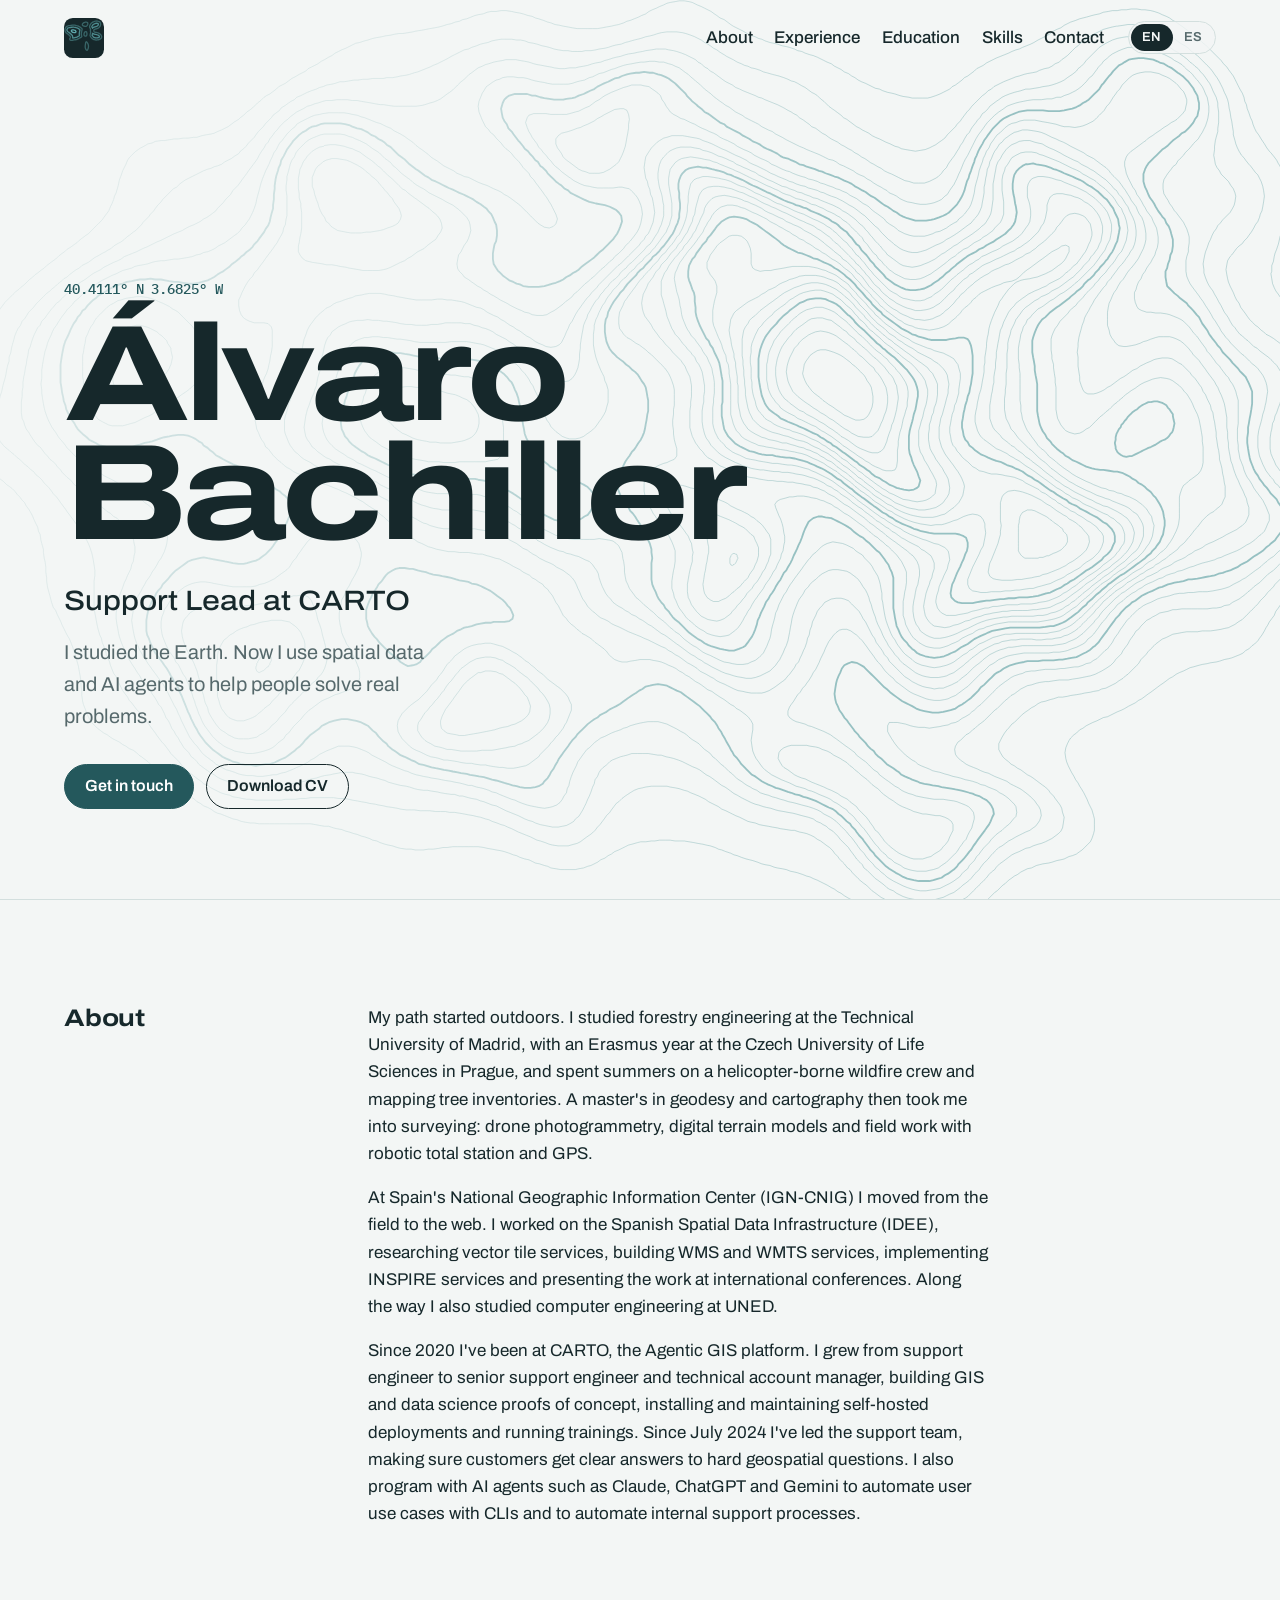
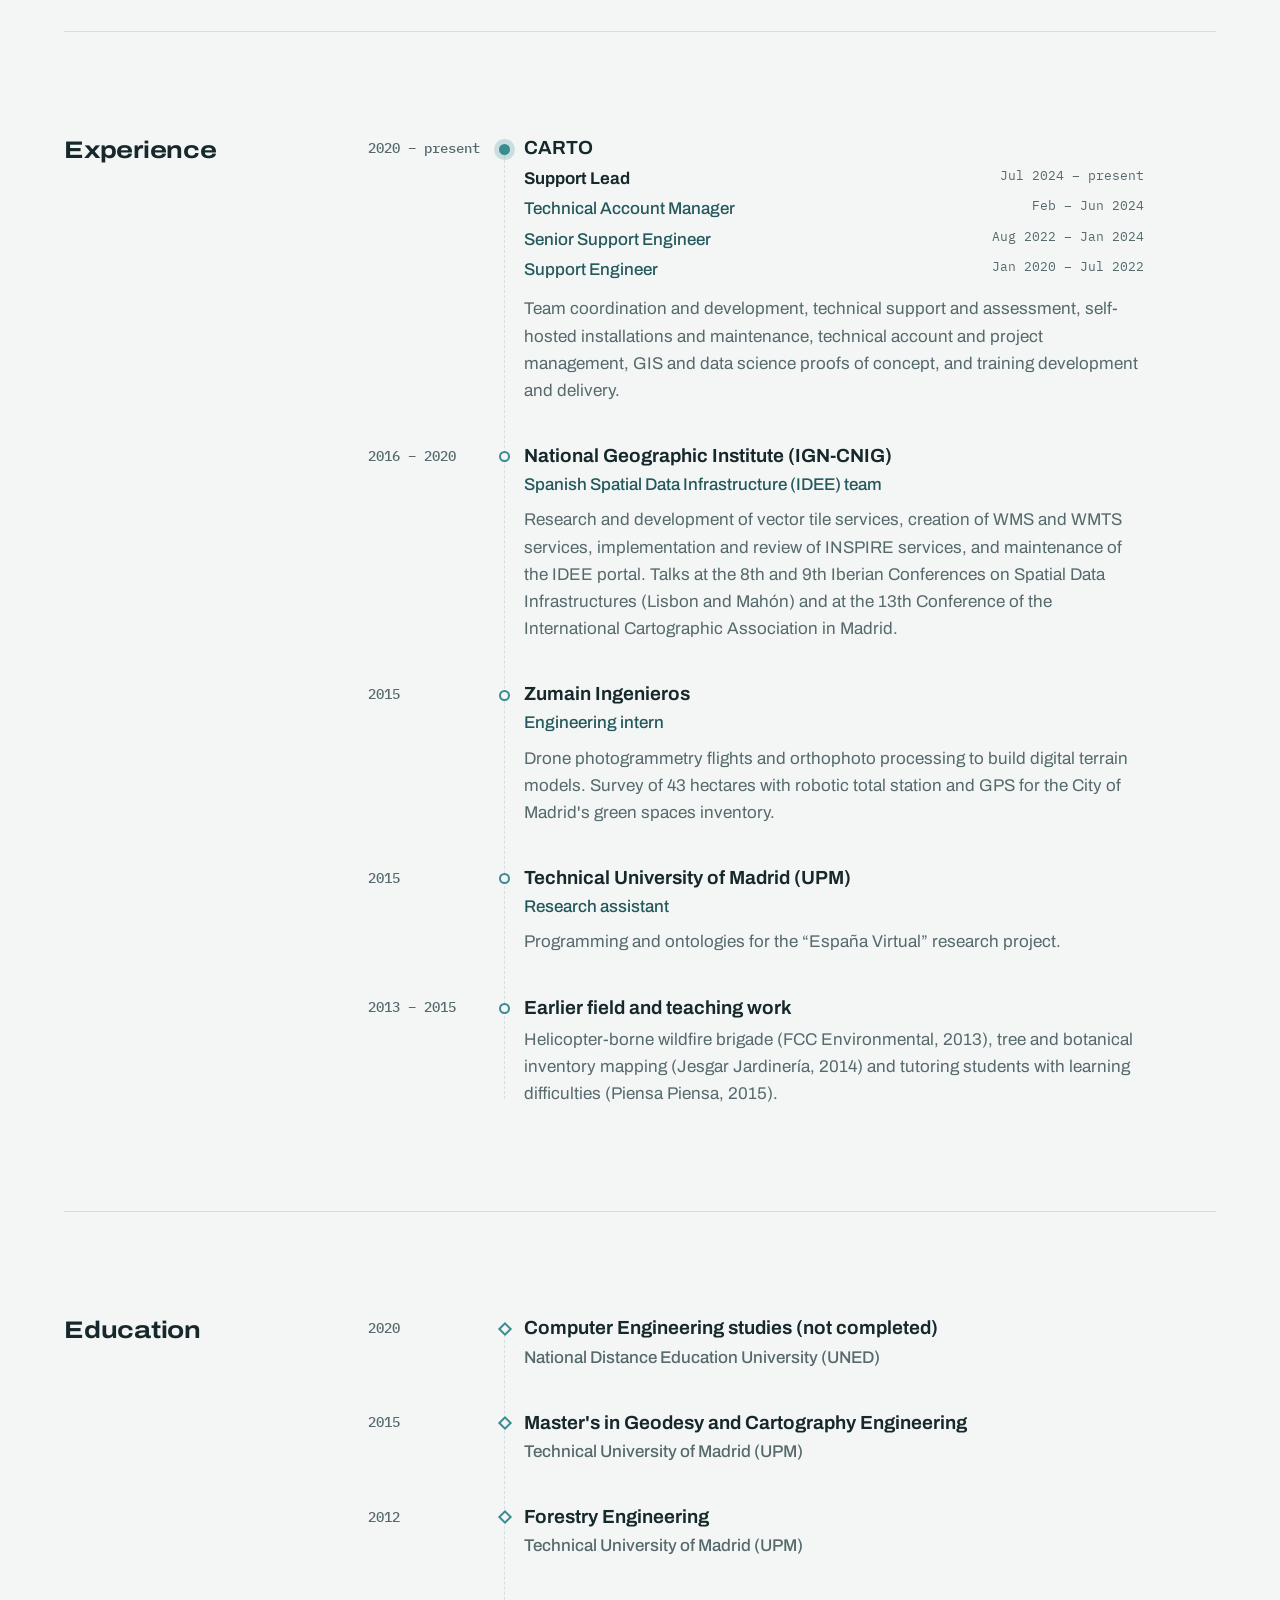
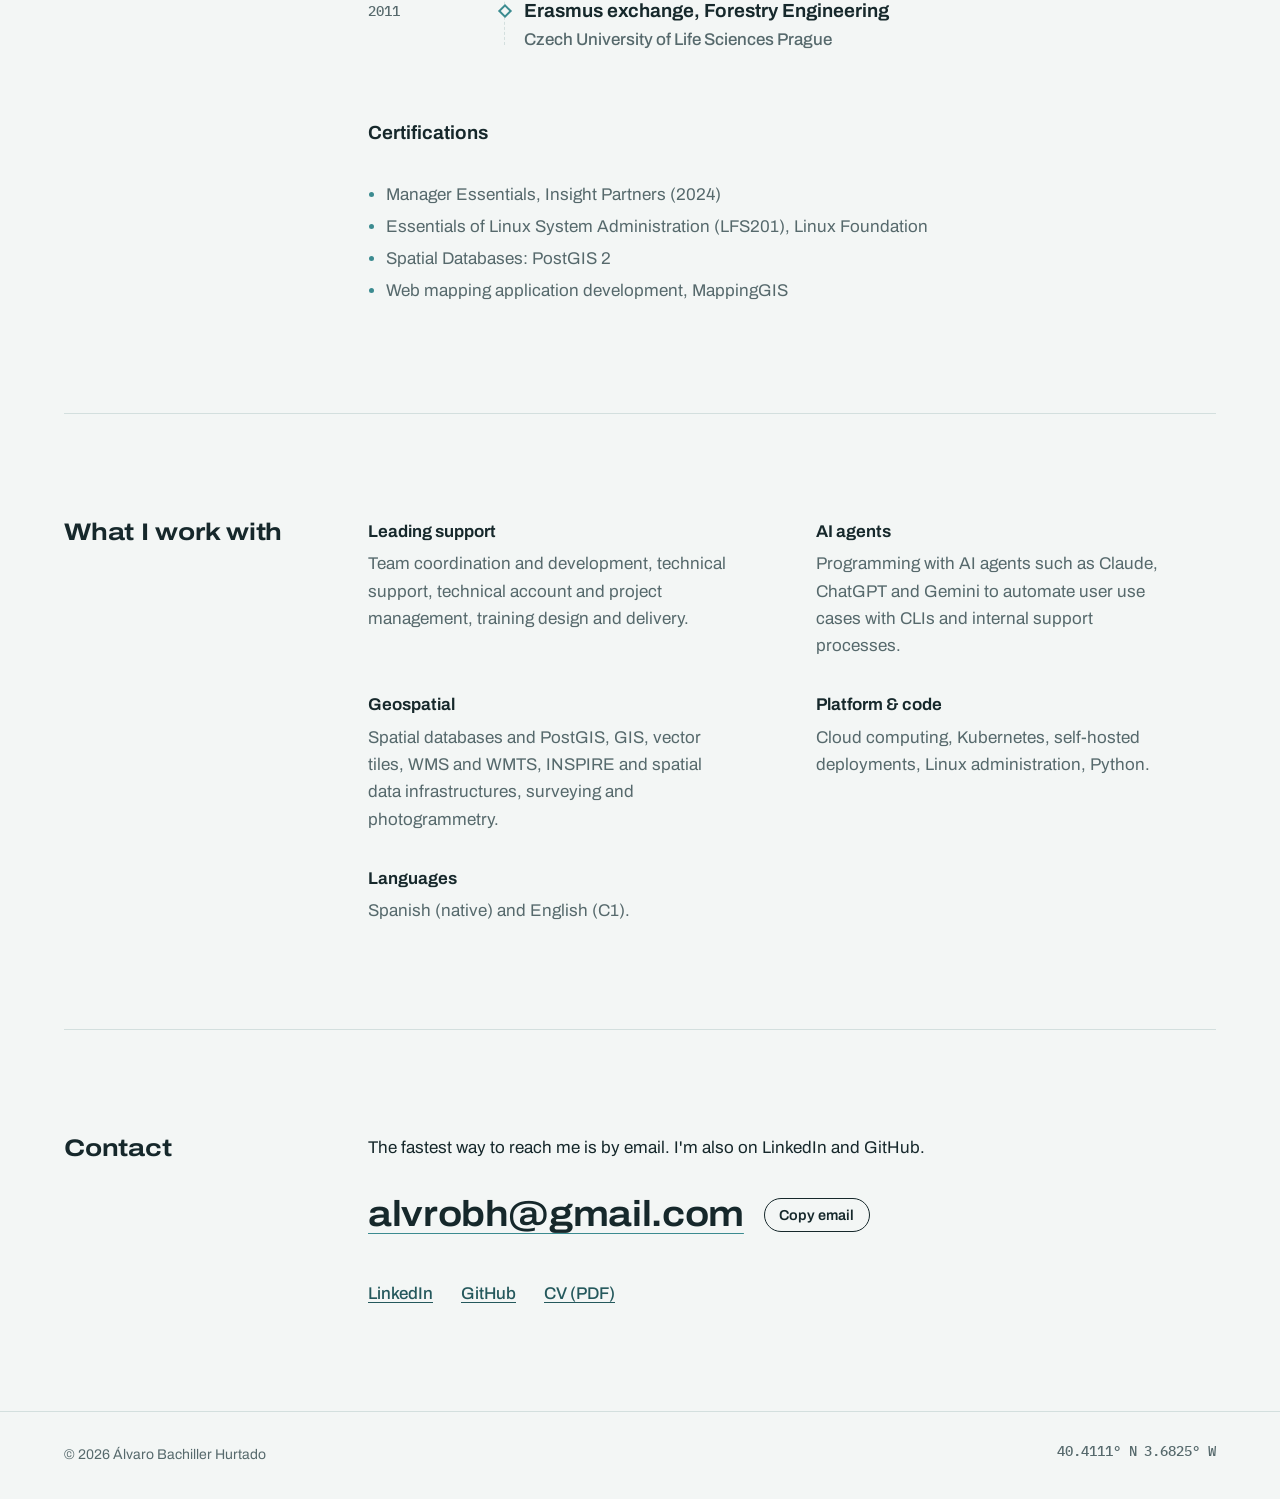
<file: index.html>
<!DOCTYPE html>
<html lang="en">
<head>
  <meta charset="UTF-8">
  <meta name="viewport" content="width=device-width, initial-scale=1">
  <title>Álvaro Bachiller · Support Lead at CARTO</title>
  <meta name="description" content="Geospatial engineer and Support Lead at CARTO, the Agentic GIS platform. From forestry and surveying to spatial data infrastructures, cloud platforms and AI agents.">
  <meta property="og:title" content="Álvaro Bachiller · Support Lead at CARTO">
  <meta property="og:description" content="Geospatial engineer and Support Lead at CARTO.">
  <meta property="og:type" content="profile">
  <meta property="og:url" content="https://alroba.github.io/">
  <meta property="og:image" content="https://alroba.github.io/img/og.png">
  <meta name="twitter:card" content="summary_large_image">
  <link rel="icon" href="img/favicon.svg" type="image/svg+xml">
  <link rel="preconnect" href="https://fonts.googleapis.com">
  <link rel="preconnect" href="https://fonts.gstatic.com" crossorigin>
  <link href="https://fonts.googleapis.com/css2?family=Archivo:wdth,wght@62..125,300..800&family=IBM+Plex+Mono:wght@400;500&display=swap" rel="stylesheet">
  <link rel="stylesheet" href="css/styles.css">
  <script defer src="js/main.js"></script>
</head>
<body>
  <a class="skip" href="#main" data-i18n="skip">Skip to content</a>

  <nav class="bar" aria-label="Main">
    <a class="mark" href="#top" aria-label="Álvaro Bachiller, home">
      <svg class="mark-icon" viewBox="0 0 64 64" aria-hidden="true" focusable="false"><rect width="64" height="64" rx="14" fill="#16282B"/><g fill="none" stroke="#6CC0C3" stroke-width="2.1" stroke-linecap="round" stroke-linejoin="round"><path d="M53.1 35.1 C52.7 35.2 51.9 35.3 51.4 35.2 C50.8 35.2 50.2 35.1 49.8 35.0 C49.2 34.9 48.8 34.8 48.4 34.7 C47.9 34.6 47.5 34.4 47.1 34.2 C46.7 34.0 46.4 33.8 46.0 33.5 C45.6 33.3 45.3 33.1 45.0 32.8 C44.7 32.5 44.4 32.2 44.1 31.9 C43.8 31.6 43.6 31.3 43.3 31.0 C43.1 30.7 42.8 30.3 42.6 29.9 C42.4 29.5 42.2 29.2 42.0 28.8 C41.9 28.3 41.7 27.9 41.7 27.4 C41.6 26.9 41.8 26.3 41.9 25.9 C42.0 25.4 42.3 25.1 42.4 24.6 C42.5 24.2 42.6 23.6 42.6 23.1 C42.6 22.6 42.4 22.1 42.4 21.6 C42.3 21.1 42.3 20.5 42.3 20.0 C42.3 19.5 42.4 18.9 42.4 18.4 C42.4 17.9 42.3 17.4 42.1 17.0 C42.0 16.6 41.7 16.3 41.5 15.9 C41.3 15.5 41.0 15.1 41.0 14.6 C40.9 14.1 41.0 13.5 41.0 13.0 C41.1 12.5 41.3 12.1 41.5 11.6 C41.7 11.2 41.9 10.9 42.1 10.5 C42.3 10.1 42.5 9.8 42.8 9.5 C43.0 9.2 43.2 8.8 43.5 8.5 C43.8 8.2 44.2 7.9 44.5 7.7 C44.8 7.4 45.1 7.2 45.5 7.0 C45.9 6.7 46.2 6.5 46.6 6.3 C47.0 6.1 47.3 5.9 47.8 5.8 C48.2 5.6 48.7 5.4 49.1 5.3 C49.6 5.2 50.0 5.0 50.5 4.9 C51.0 4.9 51.6 4.8 52.1 4.8 C52.7 4.8 53.2 4.8 53.8 4.9 C54.2 5.0 54.7 5.1 55.1 5.3 C55.6 5.4 56.0 5.6 56.4 5.8 C56.8 6.0 57.1 6.2 57.4 6.5 C57.7 6.8 57.9 7.1 58.1 7.5 C58.3 7.9 58.5 8.4 58.5 8.9 C58.6 9.4 58.6 9.9 58.6 10.4 C58.6 10.9 58.4 11.3 58.2 11.8 C58.1 12.2 57.9 12.6 57.7 13.0 C57.5 13.4 57.3 13.7 57.0 14.1 C56.7 14.4 56.4 14.7 56.2 15.0 C55.9 15.3 55.6 15.5 55.2 15.8 C54.9 16.0 54.5 16.2 54.1 16.4 C53.7 16.7 53.3 16.8 52.9 17.0 C52.5 17.2 52.1 17.3 51.6 17.4 C51.2 17.5 50.6 17.6 50.1 17.7 C49.7 17.8 49.2 17.9 48.8 18.1 C48.5 18.3 48.1 18.6 47.9 19.0 C47.7 19.4 47.7 20.0 47.7 20.5 C47.8 21.0 47.9 21.4 48.1 21.8 C48.4 22.1 48.7 22.4 49.1 22.6 C49.5 22.8 50.1 22.8 50.6 22.9 C51.1 23.0 51.6 23.0 52.1 23.1 C52.6 23.2 53.1 23.3 53.5 23.5 C53.9 23.6 54.4 23.7 54.8 23.9 C55.2 24.0 55.6 24.3 56.0 24.5 C56.4 24.7 56.8 24.9 57.1 25.1 C57.5 25.3 57.7 25.6 58.0 25.9 C58.3 26.1 58.6 26.4 58.9 26.8 C59.2 27.1 59.4 27.5 59.6 27.9 C59.8 28.3 60.0 28.7 60.1 29.1 C60.2 29.5 60.3 30.0 60.2 30.5 C60.2 31.0 60.0 31.5 59.8 31.9 C59.5 32.2 59.3 32.5 59.0 32.8 C58.7 33.1 58.4 33.4 58.0 33.6 C57.6 33.8 57.3 34.1 56.9 34.2 C56.5 34.4 56.1 34.5 55.6 34.6 C55.2 34.8 54.5 34.9 54.1 35.0 C53.7 35.1 53.6 35.1 53.1 35.1Z" opacity=".4"/><path d="M34.8 13.3 C34.3 13.3 33.6 13.2 33.1 13.2 C32.6 13.1 32.2 13.0 31.8 12.8 C31.3 12.7 30.8 12.6 30.5 12.4 C30.1 12.2 29.7 11.9 29.5 11.5 C29.3 11.2 29.3 10.5 29.4 10.1 C29.5 9.7 29.8 9.3 30.0 9.0 C30.3 8.7 30.5 8.3 30.9 8.0 C31.2 7.8 31.6 7.6 32.0 7.4 C32.4 7.2 32.8 7.0 33.2 6.9 C33.7 6.8 34.1 6.7 34.6 6.6 C35.1 6.6 35.8 6.6 36.2 6.7 C36.7 6.8 37.2 7.0 37.5 7.2 C37.8 7.5 38.0 7.8 38.1 8.2 C38.2 8.7 38.1 9.3 38.0 9.8 C37.9 10.2 37.7 10.6 37.5 11.0 C37.3 11.4 37.1 11.9 36.9 12.2 C36.6 12.5 36.2 12.7 35.9 12.9 C35.5 13.1 35.2 13.2 34.8 13.3Z" opacity=".4"/><path d="M12.5 35.8 C12.0 35.8 11.3 35.8 10.9 35.7 C10.4 35.6 10.0 35.4 9.7 35.1 C9.5 34.8 9.2 34.3 9.2 33.9 C9.1 33.4 9.4 32.9 9.6 32.5 C9.8 32.1 10.1 31.9 10.2 31.4 C10.4 31.0 10.5 30.4 10.4 30.0 C10.3 29.6 9.9 29.2 9.7 28.9 C9.4 28.6 9.0 28.4 8.8 28.1 C8.5 27.8 8.2 27.5 7.9 27.2 C7.6 27.0 7.3 26.7 7.0 26.4 C6.7 26.1 6.4 25.8 6.0 25.5 C5.6 25.3 5.2 25.1 4.9 24.9 C4.5 24.7 4.1 24.5 3.8 24.2 C3.5 24.0 3.3 23.7 3.0 23.3 C2.7 23.0 2.5 22.6 2.3 22.2 C2.1 21.9 1.9 21.4 1.8 21.0 C1.6 20.6 1.5 20.1 1.5 19.6 C1.4 19.1 1.5 18.5 1.6 18.0 C1.7 17.5 1.8 17.1 2.0 16.7 C2.2 16.3 2.4 15.9 2.6 15.5 C2.8 15.1 3.1 14.8 3.3 14.5 C3.6 14.2 3.9 13.9 4.2 13.6 C4.5 13.4 4.9 13.2 5.2 13.0 C5.6 12.8 6.0 12.6 6.5 12.5 C7.0 12.4 7.5 12.3 8.0 12.2 C8.5 12.2 9.1 12.2 9.6 12.1 C10.1 12.1 10.6 12.0 11.1 11.9 C11.6 11.8 12.1 11.7 12.6 11.6 C13.1 11.5 13.7 11.5 14.2 11.4 C14.8 11.4 15.4 11.3 15.9 11.3 C16.4 11.3 16.9 11.4 17.4 11.5 C17.9 11.6 18.4 11.7 18.9 11.8 C19.4 11.9 19.8 12.0 20.2 12.2 C20.7 12.3 21.2 12.4 21.6 12.5 C22.1 12.7 22.5 12.9 22.9 13.0 C23.3 13.2 23.7 13.4 24.1 13.6 C24.5 13.8 24.8 14.0 25.2 14.2 C25.5 14.5 25.9 14.7 26.2 15.0 C26.6 15.2 26.9 15.4 27.2 15.7 C27.6 15.9 27.9 16.2 28.2 16.5 C28.5 16.8 28.8 17.2 28.9 17.6 C29.0 18.0 28.9 18.4 28.9 18.9 C28.8 19.3 28.6 19.9 28.5 20.4 C28.4 20.9 28.3 21.3 28.2 21.8 C28.1 22.2 28.1 22.8 28.0 23.2 C27.9 23.8 27.7 24.2 27.7 24.8 C27.7 25.3 27.8 25.9 27.8 26.4 C27.9 26.9 28.0 27.3 28.1 27.8 C28.2 28.2 28.5 28.8 28.5 29.2 C28.4 29.7 28.2 30.1 27.9 30.4 C27.6 30.7 27.2 30.9 26.8 31.1 C26.4 31.3 26.0 31.5 25.6 31.7 C25.2 31.9 24.9 32.1 24.5 32.3 C24.1 32.6 23.8 32.8 23.4 33.0 C23.0 33.2 22.6 33.4 22.2 33.5 C21.9 33.7 21.4 33.9 21.0 34.1 C20.6 34.3 20.1 34.4 19.6 34.5 C19.2 34.6 18.7 34.7 18.2 34.8 C17.8 34.8 17.2 34.9 16.8 35.0 C16.2 35.1 15.8 35.2 15.2 35.3 C14.8 35.4 14.2 35.5 13.8 35.6 C13.3 35.7 13.0 35.7 12.5 35.8Z" opacity=".4"/><path d="M35.0 28.9 C34.6 28.9 33.8 28.9 33.4 28.8 C32.9 28.6 32.6 28.5 32.4 28.1 C32.1 27.8 32.0 27.2 32.0 26.7 C32.0 26.2 32.0 25.6 32.1 25.1 C32.2 24.6 32.3 24.2 32.5 23.8 C32.6 23.3 32.9 23.0 33.1 22.7 C33.4 22.4 33.7 22.1 34.1 22.0 C34.5 21.8 35.2 21.6 35.5 21.8 C35.9 21.9 36.2 22.3 36.3 22.8 C36.5 23.2 36.5 23.7 36.6 24.2 C36.7 24.8 36.8 25.4 36.7 25.9 C36.7 26.4 36.6 26.9 36.5 27.4 C36.3 27.8 36.1 28.3 35.9 28.5 C35.6 28.8 35.4 28.8 35.0 28.9Z" opacity=".4"/><path d="M36.8 51.6 C36.4 51.6 35.9 51.3 35.6 51.0 C35.3 50.8 35.1 50.4 34.9 50.0 C34.7 49.6 34.5 49.2 34.4 48.8 C34.2 48.3 34.1 47.9 34.0 47.4 C34.0 46.9 33.9 46.3 33.9 45.8 C33.9 45.2 34.0 44.7 34.0 44.1 C34.1 43.6 34.1 43.0 34.2 42.5 C34.3 42.0 34.4 41.5 34.4 41.0 C34.5 40.5 34.6 40.0 34.7 39.5 C34.8 39.0 34.9 38.5 35.2 38.2 C35.4 38.0 35.9 38.0 36.2 38.1 C36.6 38.2 36.8 38.7 37.0 39.0 C37.3 39.3 37.5 39.8 37.7 40.1 C37.9 40.5 38.1 40.8 38.3 41.2 C38.5 41.7 38.6 42.2 38.8 42.6 C38.9 43.1 39.0 43.5 39.1 44.0 C39.2 44.5 39.2 45.1 39.2 45.6 C39.2 46.1 39.1 46.6 39.0 47.1 C38.9 47.6 38.8 48.2 38.7 48.6 C38.6 49.1 38.4 49.5 38.2 49.9 C38.1 50.3 37.9 50.8 37.6 51.1 C37.4 51.4 37.1 51.6 36.8 51.6Z" opacity=".4"/><path d="M45.6 16.3 C45.5 16.2 45.3 15.5 45.1 15.1 C44.9 14.7 44.5 14.3 44.5 13.9 C44.5 13.5 44.7 13.1 44.9 12.8 C45.1 12.4 45.4 12.0 45.6 11.6 C45.9 11.3 46.1 11.0 46.4 10.8 C46.7 10.5 47.0 10.2 47.4 10.0 C47.7 9.8 48.1 9.6 48.5 9.4 C48.9 9.2 49.3 9.0 49.8 8.8 C50.2 8.7 50.6 8.6 51.1 8.5 C51.6 8.4 52.1 8.4 52.6 8.4 C53.1 8.5 53.7 8.5 54.1 8.7 C54.5 8.9 54.9 9.1 55.0 9.5 C55.2 9.9 54.9 10.6 54.8 11.0 C54.6 11.4 54.4 11.7 54.1 12.0 C53.9 12.3 53.5 12.6 53.2 12.9 C52.8 13.1 52.4 13.3 52.0 13.5 C51.6 13.7 51.2 13.8 50.8 13.9 C50.3 14.1 49.7 14.1 49.2 14.2 C48.8 14.4 48.3 14.5 47.9 14.6 C47.5 14.8 47.1 15.0 46.8 15.2 C46.4 15.5 46.1 15.9 45.9 16.1 C45.7 16.2 45.8 16.5 45.6 16.3Z" opacity=".65"/><path d="M14.2 32.0 C14.1 31.9 13.9 31.4 13.9 31.0 C13.8 30.6 13.9 29.8 13.8 29.4 C13.6 28.9 13.5 28.4 13.2 28.0 C13.0 27.7 12.8 27.3 12.5 27.0 C12.2 26.7 11.9 26.4 11.6 26.2 C11.3 25.9 10.9 25.6 10.6 25.4 C10.3 25.1 10.0 24.9 9.8 24.6 C9.5 24.3 9.1 24.0 8.8 23.8 C8.5 23.5 8.2 23.2 7.9 23.0 C7.5 22.8 7.1 22.6 6.8 22.4 C6.4 22.1 6.0 21.9 5.7 21.6 C5.4 21.3 5.2 20.9 5.0 20.5 C4.8 20.1 4.6 19.6 4.6 19.1 C4.6 18.7 4.8 18.2 5.0 17.8 C5.2 17.3 5.4 16.9 5.7 16.6 C6.0 16.3 6.2 16.0 6.6 15.8 C7.0 15.6 7.5 15.5 8.0 15.5 C8.5 15.4 9.1 15.4 9.6 15.3 C10.1 15.2 10.6 15.2 11.1 15.1 C11.6 15.0 12.1 14.9 12.6 14.8 C13.1 14.8 13.7 14.7 14.2 14.6 C14.8 14.6 15.2 14.6 15.8 14.7 C16.3 14.7 16.9 14.8 17.4 14.9 C17.9 15.0 18.3 15.1 18.8 15.2 C19.2 15.3 19.7 15.4 20.1 15.6 C20.6 15.7 21.0 15.9 21.4 16.1 C21.8 16.3 22.1 16.4 22.5 16.6 C22.9 16.8 23.3 17.0 23.6 17.3 C24.0 17.5 24.4 17.7 24.7 18.0 C25.0 18.3 25.3 18.6 25.4 19.0 C25.5 19.4 25.2 20.0 25.1 20.5 C25.0 21.0 25.0 21.5 24.9 22.0 C24.8 22.5 24.7 23.0 24.6 23.5 C24.6 24.0 24.5 24.5 24.5 25.0 C24.4 25.5 24.4 26.2 24.5 26.8 C24.5 27.3 24.9 27.8 24.8 28.1 C24.6 28.5 24.1 28.6 23.8 28.9 C23.4 29.1 23.0 29.3 22.6 29.5 C22.2 29.7 21.9 29.9 21.5 30.1 C21.1 30.3 20.8 30.5 20.4 30.7 C20.0 30.8 19.5 31.0 19.0 31.1 C18.6 31.2 18.1 31.3 17.6 31.4 C17.1 31.5 16.6 31.6 16.1 31.7 C15.6 31.7 14.9 31.9 14.6 31.9 C14.3 32.0 14.4 32.2 14.2 32.0Z" opacity=".65"/><path d="M52.5 31.9 C52.2 31.9 51.4 31.9 50.9 31.9 C50.4 31.8 49.8 31.7 49.4 31.5 C48.9 31.4 48.5 31.2 48.1 31.0 C47.8 30.8 47.4 30.5 47.1 30.3 C46.8 30.0 46.5 29.7 46.3 29.4 C46.0 29.1 45.7 28.8 45.5 28.4 C45.3 28.0 45.0 27.6 45.0 27.1 C45.0 26.7 45.4 26.2 45.5 25.8 C45.6 25.3 45.7 24.6 45.9 24.5 C46.1 24.3 46.4 24.8 46.8 25.0 C47.1 25.2 47.5 25.5 47.9 25.6 C48.3 25.8 48.8 25.9 49.2 26.0 C49.7 26.1 50.3 26.2 50.8 26.2 C51.3 26.3 51.8 26.4 52.3 26.5 C52.7 26.6 53.2 26.8 53.6 27.0 C54.0 27.1 54.4 27.3 54.8 27.5 C55.1 27.7 55.5 28.0 55.8 28.2 C56.1 28.5 56.4 28.9 56.6 29.2 C56.8 29.6 56.9 30.1 56.8 30.4 C56.6 30.7 56.1 30.9 55.7 31.1 C55.3 31.3 54.8 31.4 54.4 31.5 C53.9 31.7 53.2 31.8 52.9 31.8 C52.6 31.9 52.8 31.9 52.5 31.9Z" opacity=".65"/><path d="M17.6 23.3 C17.2 23.3 16.4 23.4 15.9 23.3 C15.3 23.3 14.8 23.1 14.4 23.0 C13.9 22.9 13.6 22.7 13.2 22.5 C12.9 22.3 12.5 22.0 12.2 21.7 C12.0 21.4 11.7 20.9 11.7 20.5 C11.8 20.1 12.0 19.7 12.4 19.4 C12.7 19.2 13.2 19.1 13.7 19.0 C14.2 18.9 14.8 19.0 15.2 19.0 C15.7 19.1 16.2 19.2 16.7 19.4 C17.1 19.5 17.5 19.7 17.9 19.9 C18.2 20.2 18.6 20.4 18.8 20.8 C19.0 21.1 19.3 21.7 19.2 22.1 C19.1 22.5 18.6 22.8 18.4 23.0 C18.1 23.2 18.0 23.2 17.6 23.3Z" opacity=".85"/></g></svg>
      <span class="mark-name" aria-hidden="true">Álvaro Bachiller</span>
    </a>
    <ul class="links" id="nav-links">
      <li><a href="#about" data-i18n="nav.about">About</a></li>
      <li><a href="#path" data-i18n="nav.path">Experience</a></li>
      <li><a href="#education" data-i18n="nav.edu">Education</a></li>
      <li><a href="#skills" data-i18n="nav.skills">Skills</a></li>
      <li><a href="#contact" data-i18n="nav.contact">Contact</a></li>
    </ul>
    <div class="lang" role="group" aria-label="Language">
      <button type="button" data-set-lang="en" aria-pressed="true">EN</button>
      <button type="button" data-set-lang="es" aria-pressed="false">ES</button>
    </div>
    <button class="menu-toggle" type="button" aria-expanded="false" aria-controls="nav-links">
      <span class="menu-icon" aria-hidden="true"><span></span><span></span><span></span></span>
      <span class="visually-hidden" data-i18n="nav.menu">Menu</span>
    </button>
  </nav>

  <header class="hero" id="top">
    <svg class="topo" viewBox="0 0 1600 1100" preserveAspectRatio="xMidYMid slice" aria-hidden="true" focusable="false">
<path class="c" d="M850 1 L854 1 L860 2 L864 3 L870 6 L875 8 L879 10 L883 12 L887 14 L891 17 L894 19 L898 22 L903 24 L907 27 L911 30 L914 32 L918 34 L922 36 L926 38 L931 41 L935 43 L941 45 L945 47 L949 48 L953 50 L959 52 L964 53 L968 54 L974 56 L979 57 L983 58 L989 60 L993 62 L998 63 L1002 65 L1008 67 L1012 68 L1017 70 L1021 72 L1025 74 L1029 76 L1034 78 L1038 81 L1042 83 L1046 85 L1050 88 L1055 90 L1059 93 L1063 95 L1067 98 L1071 100 L1076 102 L1080 104 L1084 106 L1088 108 L1093 109 L1097 111 L1103 113 L1108 114 L1112 115 L1118 117 L1122 118 L1129 119 L1133 120 L1139 120 L1146 120 L1152 120 L1156 119 L1162 117 L1167 115 L1171 113 L1175 111 L1179 109 L1182 106 L1186 104 L1190 101 L1194 98 L1197 95 L1201 93 L1205 90 L1209 87 L1212 84 L1216 82 L1220 80 L1224 77 L1228 75 L1232 73 L1236 71 L1241 69 L1246 67 L1251 65 L1255 63 L1260 61 L1264 60 L1268 58 L1273 56 L1278 54 L1282 52 L1287 49 L1291 47 L1295 45 L1299 43 L1302 41 L1306 38 L1310 36 L1315 34 L1319 31 L1323 29 L1327 27 L1333 25 L1338 23 L1342 22 L1346 21 L1353 19 L1357 18 L1362 17 L1367 15 L1373 14 L1378 13 L1384 13 L1389 12 L1395 12 L1401 11 L1408 11 L1414 12 L1418 12 L1425 13 L1429 14 L1435 16 L1439 18 L1444 20 L1448 22 L1452 25 L1456 27 L1460 30 L1463 32 L1467 35 L1471 38 L1475 41 L1477 43 L1482 46 L1485 49 L1488 52 L1492 55 L1495 58 L1498 61 L1502 65 L1505 68 L1508 71 L1511 74 L1514 78 L1518 82 L1520 85 L1523 89 L1526 93 L1528 97 L1530 101 L1532 105 L1534 109 L1537 114 L1539 119 L1540 124 L1542 128 L1543 133 L1545 138 L1547 144 L1549 148 L1550 152 L1552 157 L1554 161 L1557 165 L1560 170 L1562 173 L1564 176 L1567 181 L1570 185 L1572 187 L1576 192 L1579 196 L1581 200 L1583 203 L1585 208 L1587 213 L1589 218 L1590 222 L1591 229 L1592 233 L1592 240 L1592 247 L1591 251 L1590 258 L1589 263 L1588 268 L1587 273 L1586 279 L1585 284 L1583 290 L1582 295 L1581 299 L1579 305 L1577 310 L1576 314 L1575 320 L1573 325 L1573 332 L1572 335 L1573 341 L1574 347 L1576 352 L1578 356 L1581 360 L1583 363 L1587 367 L1589 370 L1594 373 L1597 376 L1600 378 L1604 382 L1608 385 L1611 387 L1615 391 L1617 393 L1621 398 L1623 401 L1625 404 L1628 409 L1630 413 L1632 417 L1634 422 L1636 428 L1637 433 L1638 439 L1638 444 L1639 450 L1638 457 L1638 462 L1637 468 L1636 474 L1635 479 L1633 483 L1632 488 L1630 494 L1628 499 L1626 503 L1625 507 L1623 512 L1622 518 L1620 523 L1619 529 L1619 536 L1620 542 L1621 548 L1623 553 L1625 558 L1627 562 L1630 565 L1632 569 L1635 573 L1638 576 L1641 580 L1644 584 L1646 587 L1649 591 L1653 595 L1655 598 L1657 602 L1659 606 L1661 611 L1663 617 L1664 621 L1665 628 L1665 634 L1664 641 L1663 645 L1661 651 L1659 655 L1657 659 L1655 663 L1652 667 L1649 671 L1646 674 L1642 678 L1640 680 L1636 685 L1633 687 L1630 691 L1626 694 L1623 697 L1619 700 L1617 702 L1613 706 L1610 709 L1606 713 L1604 715 L1600 719 L1598 722 L1594 726 L1591 729 L1589 733 L1586 737 L1583 741 L1581 744 L1578 748 L1576 753 L1573 757 L1570 761 L1568 765 L1566 768 L1564 772 L1561 777 L1558 781 L1556 784 L1552 788 L1549 790 L1545 794 L1541 796 L1538 799 L1534 801 L1529 803 L1524 805 L1520 806 L1515 807 L1509 809 L1505 810 L1498 811 L1494 812 L1488 813 L1484 814 L1477 816 L1473 817 L1469 819 L1465 821 L1460 823 L1456 825 L1452 828 L1448 830 L1444 833 L1440 836 L1437 838 L1433 841 L1429 844 L1425 847 L1422 849 L1418 852 L1414 855 L1410 857 L1406 860 L1402 862 L1398 864 L1393 867 L1389 869 L1384 871 L1380 873 L1376 875 L1372 877 L1367 878 L1363 880 L1359 882 L1354 884 L1350 886 L1346 888 L1342 891 L1338 893 L1334 897 L1331 899 L1327 903 L1325 906 L1323 910 L1321 915 L1320 921 L1321 928 L1322 932 L1324 937 L1326 941 L1328 945 L1331 950 L1333 954 L1336 958 L1338 962 L1340 965 L1343 970 L1345 974 L1347 978 L1349 983 L1351 987 L1353 991 L1355 998 L1356 1002 L1356 1009 L1356 1016 L1355 1020 L1353 1026 L1351 1030 L1348 1033 L1344 1037 L1341 1040 L1338 1042 L1334 1045 L1329 1047 L1325 1048 L1319 1051 L1315 1052 L1310 1053 L1304 1055 L1300 1056 L1293 1057 L1289 1058 L1285 1059 L1279 1062 L1274 1063 L1270 1065 L1266 1067 L1262 1070 L1258 1072 L1254 1075 L1251 1077 L1247 1081 L1244 1083 L1241 1086 L1237 1090 L1234 1092 L1230 1096 L1227 1099 L1224 1102 L1220 1105 L1217 1108 L1213 1111 L1209 1114 L1205 1116 L1202 1119 L1198 1121 L1194 1123 L1190 1125 L1185 1127 L1180 1129 L1175 1131 L1171 1133 L1167 1134 L1160 1136 L1156 1137 L1150 1138 L1143 1138 L1137 1138 L1131 1137 L1124 1136 L1120 1135 L1116 1134 L1111 1132 L1106 1129 L1101 1127 L1097 1125 L1093 1123 L1089 1121 L1086 1119 L1082 1116 L1078 1114 L1074 1111 L1069 1108 L1065 1105 L1062 1103 L1059 1101 L1055 1099 L1050 1096 L1046 1093 L1042 1091 L1038 1088 L1034 1086 L1029 1083 L1025 1081 L1021 1079 L1017 1077 L1012 1075 L1008 1073 L1004 1072 L999 1070 L993 1068 L989 1067 L984 1066 L979 1064 L974 1063 L968 1062 L964 1061 L959 1059 L953 1058 L949 1057 L944 1055 L938 1053 L934 1052 L930 1051 L924 1049 L919 1047 L915 1046 L911 1044 L905 1042 L900 1040 L896 1039 L892 1037 L886 1035 L881 1034 L877 1033 L871 1032 L866 1031 L860 1030 L854 1029 L848 1029 L843 1029 L837 1028 L831 1028 L824 1028 L818 1029 L814 1029 L807 1030 L801 1030 L797 1031 L790 1033 L786 1034 L782 1036 L778 1038 L774 1040 L769 1042 L765 1045 L761 1047 L757 1050 L752 1052 L748 1055 L744 1057 L740 1059 L736 1060 L731 1062 L725 1063 L721 1064 L714 1064 L708 1064 L703 1064 L697 1063 L691 1062 L687 1060 L683 1059 L677 1057 L672 1056 L668 1054 L664 1052 L659 1051 L653 1049 L649 1047 L645 1046 L640 1044 L634 1042 L630 1041 L624 1040 L619 1039 L613 1038 L609 1037 L602 1036 L596 1036 L590 1036 L583 1036 L577 1036 L571 1036 L564 1037 L559 1037 L554 1038 L547 1039 L541 1039 L535 1040 L531 1040 L525 1040 L520 1039 L514 1039 L507 1038 L503 1037 L497 1035 L492 1034 L488 1033 L482 1031 L478 1029 L473 1028 L469 1026 L463 1024 L459 1023 L454 1021 L450 1020 L444 1018 L440 1017 L435 1015 L429 1014 L425 1013 L419 1011 L414 1011 L408 1010 L403 1009 L397 1008 L391 1008 L385 1008 L378 1008 L372 1008 L366 1008 L359 1008 L353 1008 L347 1008 L340 1008 L334 1008 L328 1007 L323 1007 L317 1006 L312 1005 L307 1003 L302 1002 L297 1000 L292 998 L287 996 L283 995 L279 993 L275 990 L271 988 L266 986 L262 983 L258 981 L255 978 L252 976 L247 973 L243 970 L240 967 L237 965 L233 962 L229 959 L226 956 L222 953 L219 950 L216 947 L211 943 L209 941 L205 938 L201 935 L198 932 L194 929 L190 926 L187 924 L184 921 L180 918 L175 916 L171 913 L167 911 L163 908 L159 906 L155 904 L152 902 L148 899 L144 897 L140 894 L136 891 L133 888 L129 884 L127 881 L125 877 L123 873 L121 867 L119 862 L118 858 L117 851 L117 845 L116 839 L116 834 L115 827 L114 822 L113 816 L112 812 L110 805 L109 801 L107 796 L106 792 L104 787 L102 782 L99 777 L97 773 L95 769 L93 765 L91 760 L89 756 L87 752 L85 747 L82 743 L80 737 L79 733 L78 729 L76 722 L75 718 L74 711 L74 707 L73 700 L73 694 L72 687 L71 683 L70 676 L70 672 L68 665 L67 661 L66 654 L64 650 L63 645 L61 641 L59 637 L57 632 L55 628 L52 623 L49 619 L47 615 L44 612 L41 608 L38 605 L35 601 L32 598 L28 595 L25 593 L21 589 L17 586 L14 584 L10 582 L6 579 L2 576 L-2 574 L-6 571 L-9 569 L-13 566 L-17 563 L-20 560 L-23 556 L-25 553 L-28 549 L-30 545 L-31 538 L-32 531 L-31 525 L-30 519 L-28 514 L-26 509 L-25 505 L-23 501 L-21 496 L-19 492 L-17 487 L-15 482 L-13 477 L-11 472 L-10 468 L-8 463 L-6 457 L-5 453 L-4 448 L-3 442 L-2 436 L-1 431 L-0 424 L0 420 L2 413 L2 409 L4 402 L6 398 L8 393 L10 389 L12 385 L15 381 L17 378 L20 374 L23 370 L26 367 L30 363 L33 360 L36 357 L40 354 L42 352 L47 348 L50 345 L53 342 L57 339 L60 336 L63 334 L68 330 L71 328 L74 325 L78 322 L82 319 L85 317 L89 313 L93 310 L96 308 L99 305 L104 302 L108 299 L111 297 L114 294 L118 291 L122 288 L125 286 L129 282 L132 279 L135 276 L138 273 L142 269 L144 266 L147 262 L150 258 L152 253 L154 249 L156 244 L157 240 L159 236 L161 229 L162 225 L163 220 L165 215 L167 209 L169 205 L171 201 L173 196 L175 193 L178 190 L182 186 L186 183 L189 181 L193 179 L198 176 L203 175 L207 173 L214 172 L218 172 L224 171 L230 170 L235 170 L241 169 L247 169 L254 168 L258 168 L264 166 L269 165 L275 164 L279 163 L283 161 L288 159 L292 157 L296 155 L300 152 L304 149 L309 146 L311 144 L315 141 L319 137 L322 135 L326 132 L330 128 L332 126 L336 123 L340 119 L343 117 L347 115 L351 112 L355 109 L358 106 L362 104 L366 102 L370 99 L374 96 L378 94 L383 91 L387 89 L391 87 L394 84 L398 82 L402 80 L406 78 L410 75 L414 73 L419 70 L423 68 L427 65 L431 63 L435 61 L440 59 L444 57 L448 55 L452 53 L457 52 L463 50 L467 49 L473 47 L478 46 L484 45 L488 44 L495 43 L499 42 L505 41 L510 41 L516 40 L522 39 L526 38 L533 37 L538 36 L543 35 L549 34 L554 33 L558 32 L564 30 L569 29 L574 27 L579 26 L583 24 L588 23 L593 21 L598 19 L602 18 L608 17 L613 15 L618 14 L624 14 L630 13 L636 13 L643 14 L647 15 L653 16 L657 17 L663 19 L668 20 L672 22 L676 23 L682 25 L687 27 L691 28 L696 30 L702 31 L706 32 L712 33 L717 34 L723 35 L729 35 L736 35 L742 35 L748 35 L754 34 L759 33 L765 32 L769 31 L774 30 L780 28 L784 26 L788 25 L793 23 L798 21 L802 19 L807 17 L811 14 L815 12 L820 10 L824 8 L829 6 L833 4 L837 3 L843 2 L848 1Z" pathLength="1"/>
<path class="c" d="M1384 32 L1391 31 L1397 30 L1403 30 L1410 31 L1416 32 L1420 33 L1425 34 L1431 36 L1435 38 L1439 40 L1444 42 L1448 44 L1452 46 L1456 49 L1460 52 L1463 54 L1467 56 L1471 59 L1475 63 L1478 65 L1482 68 L1485 71 L1488 74 L1492 78 L1494 80 L1498 84 L1501 88 L1503 91 L1506 95 L1509 100 L1511 104 L1513 108 L1515 113 L1517 117 L1519 122 L1520 126 L1521 133 L1522 137 L1523 144 L1524 148 L1525 155 L1526 161 L1526 165 L1528 172 L1529 176 L1531 181 L1533 185 L1536 190 L1539 193 L1541 196 L1545 201 L1547 203 L1550 207 L1553 211 L1556 214 L1558 218 L1560 222 L1562 228 L1563 233 L1564 240 L1563 247 L1562 253 L1561 258 L1559 262 L1558 266 L1556 271 L1553 275 L1551 279 L1548 284 L1545 288 L1543 291 L1539 295 L1537 298 L1533 301 L1530 304 L1527 308 L1524 312 L1522 314 L1519 319 L1518 324 L1517 330 L1518 336 L1519 341 L1520 345 L1522 350 L1524 354 L1526 358 L1528 363 L1530 367 L1533 371 L1535 376 L1538 380 L1541 384 L1543 387 L1546 391 L1549 394 L1553 398 L1556 400 L1560 404 L1563 406 L1566 409 L1570 411 L1575 414 L1579 417 L1583 420 L1586 422 L1589 424 L1594 428 L1596 431 L1600 435 L1602 438 L1604 442 L1606 446 L1608 453 L1609 457 L1609 463 L1609 470 L1608 474 L1606 481 L1605 485 L1603 490 L1602 494 L1600 499 L1598 505 L1596 509 L1594 514 L1593 518 L1591 524 L1590 529 L1589 536 L1589 540 L1590 545 L1591 551 L1592 555 L1594 560 L1596 564 L1599 569 L1602 573 L1604 576 L1607 580 L1611 583 L1614 586 L1617 590 L1620 593 L1623 596 L1626 599 L1629 604 L1632 607 L1634 611 L1636 615 L1638 620 L1640 626 L1640 630 L1640 637 L1640 641 L1638 647 L1636 652 L1634 656 L1632 659 L1629 663 L1626 667 L1623 670 L1620 674 L1617 677 L1614 680 L1611 683 L1607 687 L1604 689 L1600 693 L1597 696 L1594 699 L1590 702 L1587 705 L1583 709 L1581 711 L1577 715 L1575 718 L1571 722 L1568 725 L1565 729 L1562 732 L1559 735 L1556 739 L1553 742 L1549 746 L1547 748 L1543 752 L1540 755 L1537 758 L1532 761 L1528 764 L1524 766 L1520 768 L1515 769 L1511 770 L1505 771 L1498 772 L1492 772 L1488 772 L1482 773 L1475 773 L1469 773 L1463 774 L1458 775 L1452 776 L1448 778 L1444 780 L1439 782 L1435 785 L1431 788 L1429 790 L1425 794 L1422 797 L1419 801 L1416 804 L1413 807 L1410 812 L1408 814 L1404 818 L1401 821 L1397 825 L1394 827 L1391 830 L1386 833 L1382 836 L1378 838 L1374 840 L1370 842 L1365 843 L1361 845 L1355 846 L1351 847 L1344 848 L1340 849 L1334 850 L1327 851 L1323 852 L1317 853 L1312 853 L1306 855 L1302 856 L1296 858 L1291 859 L1287 861 L1283 864 L1279 866 L1275 869 L1272 871 L1268 874 L1264 878 L1262 880 L1258 884 L1255 886 L1251 891 L1249 893 L1246 897 L1243 902 L1241 906 L1239 910 L1239 917 L1241 921 L1244 926 L1247 929 L1251 932 L1254 935 L1258 937 L1262 940 L1266 942 L1270 945 L1274 948 L1278 950 L1281 952 L1285 955 L1289 958 L1293 961 L1296 963 L1300 967 L1302 970 L1306 974 L1308 977 L1311 981 L1314 985 L1316 989 L1317 994 L1319 1000 L1318 1007 L1317 1013 L1315 1017 L1312 1020 L1308 1023 L1304 1026 L1300 1028 L1296 1030 L1291 1032 L1287 1033 L1281 1035 L1277 1037 L1272 1038 L1268 1040 L1264 1042 L1259 1044 L1255 1046 L1251 1049 L1247 1052 L1243 1055 L1240 1057 L1236 1061 L1234 1064 L1230 1067 L1227 1070 L1224 1074 L1221 1077 L1217 1081 L1215 1083 L1211 1087 L1208 1090 L1205 1093 L1201 1097 L1198 1099 L1194 1101 L1190 1104 L1186 1106 L1181 1108 L1177 1110 L1173 1112 L1167 1114 L1162 1115 L1156 1116 L1150 1116 L1148 1116 L1141 1116 L1135 1115 L1130 1114 L1124 1113 L1120 1111 L1116 1109 L1112 1107 L1108 1105 L1103 1103 L1099 1100 L1095 1098 L1091 1095 L1087 1092 L1084 1090 L1080 1086 L1077 1083 L1074 1081 L1069 1077 L1067 1075 L1063 1071 L1060 1068 L1057 1064 L1054 1062 L1050 1057 L1048 1055 L1044 1051 L1042 1048 L1038 1044 L1036 1041 L1032 1037 L1029 1035 L1025 1032 L1021 1029 L1017 1027 L1013 1024 L1009 1022 L1004 1020 L1000 1019 L995 1018 L989 1016 L985 1016 L979 1015 L972 1014 L968 1013 L962 1012 L957 1011 L951 1010 L946 1009 L941 1007 L936 1006 L932 1005 L926 1002 L922 1000 L917 998 L913 996 L909 994 L905 992 L900 990 L896 987 L892 985 L888 983 L884 981 L880 978 L876 976 L872 974 L867 972 L862 970 L858 968 L854 967 L848 965 L843 964 L837 963 L833 962 L826 962 L820 962 L814 962 L807 963 L803 964 L798 965 L793 967 L788 970 L785 972 L782 974 L778 977 L774 981 L771 983 L768 987 L765 991 L763 994 L759 998 L757 1001 L754 1005 L751 1009 L748 1012 L745 1016 L742 1019 L738 1022 L735 1024 L731 1027 L727 1030 L723 1032 L719 1033 L712 1035 L706 1035 L700 1035 L693 1034 L689 1033 L684 1031 L678 1029 L674 1028 L670 1026 L666 1024 L661 1022 L656 1020 L651 1018 L647 1016 L643 1014 L638 1012 L634 1010 L630 1009 L625 1007 L619 1005 L615 1003 L611 1002 L605 1000 L600 999 L596 998 L590 997 L585 996 L579 995 L573 994 L567 994 L562 993 L556 993 L550 993 L543 992 L537 992 L531 992 L524 991 L520 991 L514 991 L507 990 L503 989 L497 988 L490 987 L486 986 L480 985 L476 984 L469 983 L465 982 L459 981 L454 980 L448 979 L444 978 L438 977 L431 977 L425 976 L421 976 L414 976 L408 976 L404 976 L397 976 L391 977 L385 977 L378 978 L372 978 L366 978 L361 979 L355 979 L349 979 L342 979 L336 979 L330 979 L323 978 L319 978 L313 977 L309 976 L302 975 L298 973 L293 972 L287 970 L283 968 L279 966 L275 964 L271 961 L266 959 L263 956 L260 954 L256 951 L252 948 L249 945 L245 942 L242 939 L239 936 L236 932 L233 929 L230 926 L226 922 L224 919 L221 915 L218 911 L215 908 L212 904 L209 900 L207 897 L204 893 L201 889 L199 886 L195 882 L192 878 L190 875 L187 871 L184 868 L181 864 L178 860 L175 857 L173 853 L170 849 L167 845 L165 841 L163 837 L161 833 L159 828 L156 824 L154 819 L152 814 L151 810 L149 805 L147 801 L146 796 L144 791 L142 786 L141 781 L139 777 L137 770 L136 766 L135 761 L134 755 L133 750 L132 744 L132 737 L132 731 L132 724 L132 718 L132 711 L133 704 L133 698 L132 691 L131 685 L130 680 L129 676 L127 670 L125 665 L123 661 L121 658 L118 654 L116 650 L113 645 L110 641 L108 638 L105 634 L102 630 L99 626 L97 623 L94 619 L91 615 L89 612 L86 608 L82 604 L80 601 L77 597 L74 594 L71 591 L68 587 L65 584 L61 581 L58 577 L55 575 L51 571 L48 569 L44 565 L41 562 L38 560 L34 556 L30 553 L28 551 L23 547 L21 545 L17 540 L15 536 L13 532 L11 527 L10 523 L10 516 L11 510 L11 505 L13 500 L14 494 L16 490 L17 485 L19 479 L20 474 L21 470 L23 463 L24 459 L25 453 L26 448 L28 442 L28 437 L30 432 L31 426 L32 422 L34 415 L35 411 L37 406 L39 402 L42 398 L44 393 L47 390 L49 387 L52 382 L55 379 L58 376 L61 372 L64 369 L68 365 L70 363 L74 359 L78 356 L80 354 L85 350 L88 347 L91 345 L95 341 L99 339 L102 336 L106 333 L110 330 L114 328 L117 325 L121 323 L125 321 L129 318 L133 315 L137 313 L142 310 L146 308 L149 306 L153 304 L156 301 L161 298 L165 296 L169 293 L172 290 L175 288 L180 284 L183 282 L186 279 L190 275 L192 272 L196 268 L199 265 L201 262 L205 258 L207 255 L210 251 L214 247 L216 244 L220 240 L222 238 L226 234 L229 231 L233 229 L237 225 L241 222 L244 220 L248 218 L252 216 L256 214 L260 212 L266 209 L271 207 L275 206 L279 204 L283 203 L288 201 L292 198 L296 196 L300 194 L304 191 L309 188 L311 185 L315 182 L318 179 L321 175 L324 172 L328 168 L330 165 L333 161 L336 158 L339 155 L342 151 L345 148 L349 144 L351 141 L355 138 L359 135 L361 132 L366 129 L370 126 L373 124 L377 122 L380 119 L385 117 L389 115 L393 113 L398 111 L404 109 L408 107 L412 106 L417 104 L423 103 L427 102 L433 100 L438 100 L444 99 L450 98 L455 98 L461 97 L467 97 L473 96 L480 96 L486 96 L490 95 L497 95 L503 94 L507 93 L514 92 L518 91 L524 89 L528 88 L533 86 L538 84 L543 82 L547 80 L552 78 L556 76 L560 74 L564 72 L569 69 L573 67 L577 65 L581 63 L585 61 L590 60 L594 58 L600 56 L605 54 L609 53 L614 52 L619 50 L624 49 L630 48 L636 48 L643 48 L649 49 L654 49 L659 50 L664 52 L670 53 L674 54 L680 56 L685 57 L689 58 L695 60 L700 61 L706 62 L712 62 L717 63 L723 63 L729 63 L733 62 L740 62 L746 61 L750 60 L757 59 L761 58 L767 56 L771 55 L777 54 L782 52 L786 51 L793 49 L797 48 L801 47 L807 45 L812 44 L816 43 L822 41 L826 40 L833 39 L839 39 L845 39 L852 40 L856 41 L862 43 L867 45 L871 47 L875 49 L879 52 L883 54 L886 56 L890 59 L894 61 L898 64 L903 67 L906 69 L910 71 L914 73 L919 76 L924 78 L928 80 L932 81 L936 83 L941 84 L947 86 L951 88 L955 89 L962 91 L966 92 L970 93 L976 95 L981 97 L985 99 L989 100 L993 102 L998 105 L1002 107 L1006 110 L1010 113 L1014 115 L1017 117 L1021 121 L1025 124 L1027 126 L1031 130 L1035 133 L1038 135 L1042 138 L1046 141 L1049 144 L1053 146 L1057 149 L1061 152 L1065 155 L1069 157 L1072 159 L1076 161 L1080 163 L1084 166 L1088 168 L1093 170 L1097 172 L1101 174 L1106 176 L1112 179 L1116 180 L1120 182 L1125 183 L1131 184 L1137 185 L1143 184 L1149 183 L1154 181 L1158 179 L1162 177 L1166 174 L1169 172 L1173 169 L1176 165 L1179 162 L1182 159 L1186 155 L1188 152 L1192 148 L1194 145 L1197 141 L1200 137 L1203 134 L1206 130 L1209 127 L1212 124 L1215 121 L1219 117 L1222 115 L1226 111 L1230 109 L1233 106 L1237 104 L1241 102 L1245 100 L1250 98 L1255 96 L1260 94 L1264 93 L1270 91 L1274 90 L1280 89 L1285 88 L1289 86 L1295 84 L1300 83 L1304 81 L1308 78 L1313 76 L1316 73 L1319 71 L1323 68 L1326 65 L1329 62 L1333 58 L1336 56 L1340 52 L1344 49 L1347 47 L1351 44 L1355 42 L1359 40 L1363 38 L1367 36 L1374 34 L1378 33 L1383 32Z" pathLength="1"/>
<path class="c" d="M1395 45 L1401 45 L1408 45 L1412 45 L1418 46 L1422 47 L1428 49 L1433 51 L1437 53 L1441 55 L1446 57 L1450 59 L1454 62 L1458 64 L1462 67 L1465 69 L1469 72 L1473 76 L1476 78 L1479 81 L1483 84 L1486 88 L1489 91 L1492 95 L1494 98 L1497 102 L1499 106 L1501 111 L1503 115 L1505 119 L1507 126 L1507 130 L1508 137 L1508 144 L1508 150 L1507 157 L1507 161 L1505 168 L1504 172 L1503 179 L1503 183 L1502 190 L1503 195 L1504 201 L1506 205 L1509 209 L1511 213 L1514 216 L1518 220 L1520 222 L1523 227 L1526 231 L1528 236 L1529 240 L1528 247 L1527 251 L1525 255 L1522 260 L1520 262 L1516 266 L1513 269 L1510 273 L1507 276 L1505 280 L1502 284 L1500 288 L1498 293 L1496 297 L1494 303 L1492 308 L1491 312 L1490 317 L1489 323 L1490 330 L1490 334 L1492 340 L1494 345 L1496 349 L1498 352 L1501 356 L1503 360 L1506 365 L1508 369 L1511 374 L1513 378 L1515 382 L1518 386 L1520 389 L1522 393 L1525 398 L1528 401 L1530 404 L1534 409 L1537 411 L1541 415 L1544 417 L1547 420 L1551 424 L1555 426 L1558 429 L1562 432 L1566 435 L1569 437 L1572 440 L1576 444 L1579 447 L1581 450 L1584 455 L1585 459 L1587 466 L1587 472 L1587 479 L1585 485 L1584 490 L1583 494 L1581 499 L1579 505 L1577 509 L1576 514 L1574 518 L1573 525 L1572 529 L1571 536 L1571 542 L1571 549 L1572 555 L1574 560 L1576 564 L1578 569 L1581 573 L1583 576 L1586 580 L1589 584 L1591 586 L1596 591 L1598 593 L1602 597 L1604 599 L1608 604 L1611 607 L1613 610 L1616 615 L1619 619 L1620 623 L1622 628 L1622 634 L1622 641 L1620 645 L1619 650 L1617 654 L1614 658 L1611 663 L1608 666 L1605 669 L1602 673 L1599 676 L1596 679 L1592 683 L1589 685 L1585 688 L1582 691 L1579 694 L1575 698 L1572 700 L1568 703 L1564 707 L1562 709 L1558 713 L1555 715 L1551 718 L1547 722 L1544 724 L1541 727 L1537 730 L1533 733 L1529 735 L1525 737 L1521 740 L1515 741 L1511 743 L1505 744 L1501 744 L1494 745 L1488 745 L1482 745 L1475 745 L1469 745 L1463 745 L1456 746 L1452 746 L1446 748 L1441 749 L1436 750 L1431 753 L1427 755 L1424 757 L1420 759 L1416 763 L1413 766 L1410 770 L1407 772 L1404 777 L1401 781 L1399 784 L1397 788 L1394 792 L1391 796 L1389 800 L1386 803 L1382 807 L1380 810 L1376 814 L1373 816 L1370 818 L1365 821 L1361 823 L1357 825 L1351 827 L1346 828 L1341 829 L1336 830 L1329 831 L1324 832 L1319 832 L1313 832 L1306 833 L1300 834 L1296 834 L1289 835 L1285 836 L1279 838 L1274 839 L1270 841 L1266 843 L1262 846 L1258 849 L1254 851 L1251 854 L1247 857 L1244 860 L1241 863 L1237 867 L1234 869 L1230 873 L1228 875 L1224 879 L1221 882 L1217 885 L1213 888 L1210 891 L1207 893 L1203 897 L1199 899 L1196 902 L1192 906 L1189 908 L1186 913 L1185 917 L1186 923 L1188 926 L1192 930 L1195 932 L1199 935 L1203 937 L1208 939 L1213 941 L1217 943 L1222 945 L1226 946 L1230 948 L1234 950 L1239 952 L1244 954 L1249 956 L1253 959 L1257 961 L1261 963 L1265 965 L1268 967 L1272 970 L1277 974 L1279 976 L1283 980 L1285 983 L1288 987 L1290 991 L1291 998 L1289 1004 L1287 1007 L1284 1011 L1281 1013 L1277 1016 L1272 1018 L1268 1020 L1264 1022 L1260 1024 L1255 1027 L1251 1029 L1247 1032 L1243 1035 L1239 1037 L1236 1040 L1232 1044 L1230 1046 L1226 1051 L1224 1053 L1220 1057 L1217 1061 L1215 1064 L1211 1068 L1209 1070 L1205 1075 L1203 1077 L1198 1081 L1195 1083 L1192 1086 L1188 1089 L1184 1092 L1179 1094 L1175 1096 L1171 1098 L1167 1099 L1160 1101 L1156 1102 L1150 1102 L1143 1102 L1138 1101 L1133 1100 L1128 1099 L1122 1097 L1118 1095 L1114 1093 L1110 1090 L1105 1088 L1102 1086 L1099 1083 L1095 1080 L1091 1077 L1088 1075 L1084 1071 L1081 1068 L1078 1065 L1074 1062 L1072 1058 L1069 1055 L1065 1051 L1063 1048 L1060 1044 L1057 1040 L1055 1037 L1051 1033 L1048 1030 L1045 1027 L1042 1023 L1039 1020 L1036 1017 L1031 1014 L1028 1011 L1024 1009 L1021 1007 L1016 1005 L1012 1002 L1006 1000 L1002 999 L998 998 L991 996 L987 995 L981 994 L976 993 L970 992 L966 991 L960 989 L955 988 L951 987 L945 985 L941 984 L936 982 L932 980 L928 978 L924 976 L919 973 L915 971 L911 968 L907 965 L904 963 L900 961 L896 958 L892 955 L888 952 L885 950 L881 948 L877 945 L873 942 L869 940 L864 938 L860 936 L856 934 L852 932 L847 930 L841 928 L837 927 L832 926 L826 924 L822 924 L816 923 L810 922 L803 922 L797 922 L790 922 L784 924 L780 925 L776 926 L771 928 L766 930 L763 932 L759 936 L755 939 L752 942 L750 945 L748 950 L745 954 L744 959 L742 963 L740 969 L738 974 L736 978 L734 983 L732 987 L730 991 L727 996 L725 999 L721 1002 L719 1005 L714 1008 L710 1010 L705 1011 L700 1012 L693 1012 L688 1011 L683 1010 L678 1009 L672 1007 L668 1005 L664 1004 L659 1002 L655 1000 L651 998 L646 996 L641 994 L636 992 L632 990 L628 988 L624 986 L619 985 L614 983 L609 981 L605 980 L600 978 L594 977 L590 976 L583 974 L579 974 L573 972 L569 972 L562 971 L556 970 L552 969 L545 968 L540 967 L535 967 L528 966 L524 965 L518 963 L514 962 L507 961 L503 960 L499 959 L492 957 L488 955 L484 954 L478 952 L473 951 L469 950 L463 948 L459 947 L452 946 L448 945 L442 945 L435 945 L431 946 L425 947 L421 948 L414 949 L410 950 L404 952 L399 953 L395 954 L389 956 L385 957 L378 958 L374 959 L368 960 L364 961 L357 962 L351 962 L345 963 L338 963 L336 963 L330 963 L323 962 L317 962 L312 961 L307 960 L302 958 L296 956 L292 955 L287 953 L283 951 L279 948 L275 946 L271 943 L268 941 L264 938 L260 935 L258 932 L254 928 L251 926 L248 921 L245 918 L242 915 L239 910 L237 907 L235 903 L232 899 L230 895 L227 891 L225 886 L223 882 L220 878 L218 873 L216 869 L214 865 L211 862 L209 858 L206 853 L203 849 L201 845 L199 842 L196 838 L193 834 L190 831 L188 827 L185 823 L182 818 L180 815 L178 812 L175 807 L173 803 L171 799 L169 794 L167 790 L165 785 L163 779 L162 775 L161 769 L160 764 L159 757 L159 750 L160 744 L161 739 L162 733 L163 729 L165 724 L167 719 L169 713 L171 709 L173 704 L175 700 L177 696 L178 691 L180 687 L181 680 L182 676 L182 669 L181 665 L180 659 L178 654 L175 651 L173 647 L169 643 L167 641 L163 637 L160 634 L156 632 L152 628 L148 626 L145 623 L142 621 L137 617 L134 615 L131 612 L127 609 L123 606 L120 604 L116 600 L113 597 L110 595 L106 591 L104 588 L99 584 L97 582 L93 578 L91 575 L87 571 L85 568 L81 564 L78 562 L75 558 L72 555 L69 551 L66 547 L63 545 L59 540 L57 537 L55 534 L52 529 L49 525 L47 520 L46 516 L44 512 L43 505 L43 499 L43 492 L44 485 L44 479 L45 474 L45 468 L46 461 L47 457 L48 450 L49 446 L50 439 L51 435 L52 428 L54 424 L55 420 L57 414 L59 409 L61 405 L63 401 L66 398 L68 393 L72 389 L74 386 L77 382 L80 378 L82 376 L86 371 L89 369 L93 365 L95 363 L99 359 L102 356 L106 353 L110 350 L113 347 L116 345 L121 342 L125 339 L129 336 L132 334 L136 332 L140 330 L144 327 L148 325 L152 323 L156 321 L161 319 L165 317 L169 314 L174 312 L179 310 L184 308 L188 306 L192 304 L197 302 L201 300 L205 298 L209 296 L214 294 L218 292 L222 290 L226 288 L230 286 L235 284 L240 282 L245 279 L249 277 L254 275 L258 273 L262 271 L266 268 L270 266 L273 264 L277 261 L281 258 L283 255 L287 251 L290 248 L293 244 L296 241 L299 238 L302 233 L304 231 L308 227 L311 223 L313 220 L316 216 L319 212 L321 209 L324 205 L327 201 L330 197 L332 194 L334 190 L337 185 L340 181 L342 177 L345 174 L347 170 L351 165 L353 162 L356 159 L359 155 L362 152 L366 148 L369 146 L372 143 L376 140 L380 137 L384 135 L388 133 L393 130 L397 129 L402 127 L406 126 L412 124 L416 123 L423 123 L429 122 L435 122 L442 122 L448 123 L454 123 L459 124 L465 125 L471 126 L476 127 L482 128 L486 128 L492 129 L499 130 L505 130 L509 130 L516 130 L520 130 L526 130 L533 129 L537 128 L543 126 L547 125 L552 123 L556 121 L560 118 L564 115 L567 113 L571 110 L575 106 L577 104 L581 100 L584 98 L588 94 L591 91 L594 89 L598 86 L602 83 L607 81 L611 79 L615 78 L621 76 L626 75 L632 74 L636 73 L643 73 L648 73 L653 74 L659 75 L664 76 L670 78 L674 79 L680 80 L685 81 L691 82 L695 83 L702 84 L708 84 L714 83 L721 83 L725 82 L731 81 L736 80 L742 78 L746 77 L752 76 L757 74 L761 73 L767 71 L771 70 L776 69 L782 67 L786 66 L793 65 L797 64 L803 63 L807 62 L814 61 L820 60 L824 60 L831 60 L835 61 L841 62 L845 63 L851 65 L856 67 L860 69 L864 71 L868 73 L871 76 L875 78 L879 82 L883 84 L886 87 L890 89 L894 92 L898 95 L902 98 L905 100 L909 102 L913 104 L917 107 L922 109 L926 111 L931 113 L936 115 L941 117 L945 119 L949 120 L953 122 L958 124 L963 126 L968 128 L972 130 L976 132 L981 135 L985 137 L988 139 L992 141 L995 144 L1000 147 L1004 150 L1007 152 L1010 155 L1015 157 L1019 160 L1023 163 L1027 165 L1031 168 L1034 170 L1038 172 L1042 174 L1046 177 L1050 179 L1055 182 L1059 184 L1063 187 L1067 189 L1071 192 L1075 194 L1078 196 L1082 199 L1086 201 L1091 204 L1095 206 L1099 209 L1103 211 L1108 213 L1112 215 L1116 217 L1120 219 L1124 221 L1129 222 L1135 224 L1141 224 L1148 224 L1154 222 L1158 220 L1162 218 L1165 216 L1169 212 L1171 209 L1175 205 L1177 201 L1179 198 L1182 194 L1185 190 L1188 185 L1190 182 L1192 178 L1195 174 L1197 170 L1200 165 L1203 162 L1205 158 L1207 155 L1211 150 L1213 147 L1216 144 L1219 139 L1222 137 L1226 133 L1228 130 L1232 127 L1236 124 L1239 122 L1243 119 L1247 117 L1252 115 L1258 113 L1262 112 L1266 111 L1272 109 L1277 109 L1283 108 L1289 107 L1293 106 L1300 105 L1304 104 L1310 102 L1315 100 L1319 98 L1323 95 L1326 93 L1329 91 L1334 87 L1336 84 L1340 81 L1343 78 L1346 74 L1349 71 L1353 67 L1355 65 L1359 61 L1362 58 L1365 56 L1370 53 L1374 51 L1378 49 L1384 47 L1389 46 L1395 45Z" pathLength="1"/>
<path class="c" d="M1401 58 L1408 58 L1413 58 L1418 59 L1425 60 L1429 62 L1433 63 L1437 65 L1442 67 L1446 69 L1450 71 L1454 74 L1458 76 L1463 79 L1466 82 L1469 85 L1473 88 L1476 91 L1479 95 L1482 98 L1485 102 L1488 106 L1490 110 L1492 115 L1494 119 L1495 124 L1496 130 L1496 137 L1495 144 L1494 148 L1492 154 L1490 158 L1488 162 L1486 165 L1483 170 L1479 174 L1477 176 L1473 181 L1471 183 L1467 187 L1465 190 L1461 194 L1458 197 L1456 201 L1452 204 L1450 207 L1446 212 L1444 215 L1441 220 L1440 225 L1440 231 L1441 237 L1444 242 L1446 245 L1448 249 L1451 253 L1454 258 L1456 260 L1459 264 L1462 268 L1465 272 L1467 276 L1469 280 L1471 286 L1472 290 L1472 297 L1471 304 L1471 308 L1469 314 L1468 319 L1468 325 L1468 332 L1469 338 L1471 343 L1473 347 L1475 350 L1478 354 L1481 358 L1484 362 L1486 365 L1489 369 L1492 374 L1494 377 L1496 380 L1499 385 L1501 389 L1504 393 L1507 398 L1509 401 L1511 405 L1514 409 L1517 413 L1520 416 L1523 420 L1526 423 L1529 426 L1532 429 L1536 433 L1539 435 L1543 439 L1546 442 L1549 445 L1553 448 L1556 451 L1559 455 L1562 459 L1564 463 L1566 468 L1567 472 L1568 479 L1567 485 L1566 492 L1565 496 L1564 501 L1562 507 L1561 512 L1560 516 L1558 523 L1557 527 L1556 534 L1556 540 L1556 547 L1557 553 L1558 558 L1560 563 L1562 568 L1564 572 L1566 576 L1569 580 L1572 584 L1575 587 L1577 591 L1581 594 L1583 597 L1587 601 L1590 604 L1594 608 L1596 611 L1599 615 L1601 619 L1603 623 L1605 628 L1606 634 L1605 641 L1604 645 L1602 650 L1600 654 L1597 658 L1594 663 L1591 665 L1587 669 L1585 672 L1581 675 L1578 678 L1575 681 L1570 684 L1567 687 L1564 689 L1560 693 L1556 696 L1553 698 L1549 701 L1545 704 L1541 707 L1537 709 L1534 711 L1530 713 L1526 715 L1521 718 L1515 720 L1511 721 L1506 722 L1501 723 L1494 724 L1488 724 L1484 724 L1477 725 L1471 725 L1465 726 L1460 726 L1454 727 L1448 729 L1444 730 L1439 731 L1433 733 L1429 735 L1425 737 L1420 739 L1416 741 L1412 744 L1409 746 L1406 749 L1402 753 L1399 756 L1396 759 L1393 763 L1391 766 L1388 770 L1385 775 L1382 779 L1380 782 L1378 786 L1375 790 L1372 794 L1369 796 L1365 800 L1362 803 L1359 806 L1355 808 L1351 811 L1346 812 L1342 814 L1336 816 L1332 816 L1325 817 L1319 818 L1315 818 L1308 819 L1302 819 L1296 819 L1289 820 L1283 821 L1279 821 L1272 822 L1268 824 L1264 825 L1258 827 L1254 829 L1250 832 L1247 834 L1243 837 L1239 840 L1236 843 L1232 847 L1230 849 L1226 853 L1223 856 L1220 859 L1217 862 L1213 865 L1209 869 L1206 871 L1203 874 L1198 877 L1194 879 L1190 882 L1186 884 L1181 885 L1177 887 L1171 888 L1167 889 L1160 890 L1154 891 L1148 890 L1141 890 L1135 889 L1131 888 L1125 886 L1120 885 L1115 884 L1110 884 L1105 884 L1103 888 L1103 895 L1105 899 L1108 904 L1110 907 L1112 910 L1116 915 L1118 917 L1122 921 L1125 924 L1129 927 L1133 930 L1137 932 L1140 935 L1144 937 L1149 939 L1154 941 L1158 943 L1162 944 L1167 945 L1173 947 L1177 948 L1183 950 L1188 951 L1192 952 L1198 954 L1203 955 L1207 956 L1213 958 L1217 960 L1222 961 L1226 963 L1231 965 L1236 967 L1240 970 L1244 972 L1247 974 L1251 977 L1255 981 L1258 984 L1260 987 L1261 994 L1260 999 L1257 1002 L1253 1007 L1251 1009 L1247 1012 L1243 1016 L1240 1018 L1236 1021 L1233 1024 L1230 1027 L1227 1031 L1224 1034 L1221 1037 L1217 1042 L1215 1045 L1212 1048 L1209 1053 L1207 1055 L1203 1059 L1201 1063 L1197 1066 L1194 1069 L1191 1073 L1188 1075 L1184 1078 L1179 1081 L1175 1083 L1171 1085 L1167 1087 L1162 1088 L1156 1089 L1150 1090 L1143 1090 L1137 1089 L1133 1088 L1127 1086 L1122 1084 L1118 1082 L1114 1080 L1110 1078 L1105 1075 L1102 1073 L1099 1070 L1095 1067 L1092 1064 L1088 1061 L1085 1057 L1082 1054 L1079 1051 L1076 1047 L1074 1044 L1070 1040 L1067 1036 L1065 1033 L1062 1029 L1059 1025 L1056 1022 L1053 1018 L1050 1015 L1046 1011 L1044 1009 L1040 1005 L1036 1002 L1033 1000 L1029 998 L1025 996 L1021 993 L1017 991 L1012 989 L1006 987 L1002 986 L998 985 L991 983 L987 982 L982 981 L976 979 L972 978 L966 976 L962 975 L957 973 L953 972 L947 970 L943 967 L938 965 L935 963 L931 961 L928 959 L924 956 L919 953 L916 950 L913 947 L909 944 L906 941 L903 938 L899 935 L896 932 L892 928 L889 926 L886 922 L882 919 L879 917 L875 913 L872 910 L869 908 L864 905 L860 902 L857 899 L854 897 L850 895 L845 892 L841 890 L837 888 L833 886 L826 884 L822 883 L816 883 L810 883 L804 884 L799 885 L795 886 L788 888 L784 890 L780 891 L776 893 L770 895 L765 897 L761 899 L757 901 L752 903 L748 906 L745 908 L742 911 L738 915 L735 917 L732 921 L729 925 L727 928 L724 932 L722 937 L720 941 L718 945 L716 950 L714 956 L713 961 L711 965 L710 970 L707 974 L705 978 L702 982 L698 985 L693 987 L689 988 L683 989 L676 988 L671 987 L666 986 L662 985 L656 983 L651 981 L647 979 L643 978 L638 976 L633 974 L628 972 L624 970 L619 969 L615 967 L609 965 L605 964 L600 963 L594 961 L590 961 L583 959 L579 958 L573 957 L569 956 L562 955 L557 954 L552 953 L545 952 L541 951 L535 950 L531 949 L526 948 L520 946 L516 944 L512 943 L507 941 L502 939 L497 937 L493 935 L488 932 L484 930 L480 928 L476 926 L472 924 L468 921 L464 919 L459 917 L454 915 L450 914 L444 913 L438 913 L431 913 L426 915 L421 917 L416 919 L412 921 L408 923 L404 926 L401 928 L397 930 L393 933 L389 935 L385 937 L380 939 L376 941 L371 943 L366 945 L361 946 L355 948 L351 948 L345 949 L338 950 L332 950 L326 949 L319 949 L313 948 L309 947 L304 945 L298 943 L294 942 L290 940 L285 937 L281 935 L278 932 L275 930 L271 927 L267 924 L264 921 L261 917 L258 913 L255 910 L252 906 L249 902 L247 898 L245 894 L243 890 L241 886 L239 882 L237 877 L235 873 L233 868 L230 863 L228 859 L226 855 L224 851 L222 847 L219 842 L217 838 L214 834 L211 830 L209 827 L206 823 L203 819 L201 816 L198 812 L195 807 L192 803 L190 799 L188 796 L186 791 L184 787 L182 781 L181 777 L180 772 L179 766 L178 759 L179 753 L180 747 L181 742 L183 737 L184 733 L186 729 L189 724 L191 720 L194 715 L196 711 L199 707 L201 704 L203 700 L206 696 L209 691 L211 687 L214 683 L216 679 L218 675 L220 669 L221 665 L222 658 L221 652 L220 646 L218 642 L216 638 L213 634 L210 630 L207 627 L204 623 L201 620 L197 617 L194 615 L190 611 L187 608 L184 606 L180 603 L175 600 L172 597 L168 595 L164 593 L161 591 L156 588 L152 586 L148 584 L144 582 L140 579 L135 577 L131 575 L127 572 L123 569 L119 566 L116 564 L112 561 L109 558 L106 555 L102 551 L99 548 L97 545 L93 540 L91 538 L88 534 L85 529 L82 525 L80 522 L78 518 L76 514 L74 509 L72 503 L71 499 L70 494 L69 488 L68 481 L68 477 L67 470 L68 463 L68 459 L68 453 L69 446 L70 440 L71 435 L72 430 L74 424 L75 420 L77 415 L79 411 L81 406 L83 402 L86 398 L89 393 L91 390 L93 387 L97 382 L99 379 L102 376 L106 372 L108 369 L112 366 L115 363 L118 360 L123 356 L126 354 L129 352 L133 349 L137 346 L142 343 L146 341 L150 339 L154 337 L159 335 L163 333 L167 331 L171 330 L178 328 L182 326 L186 325 L192 324 L197 323 L203 321 L207 320 L214 319 L218 319 L224 318 L230 317 L235 317 L241 316 L247 315 L252 314 L257 312 L262 311 L266 309 L271 308 L276 306 L280 304 L284 301 L288 299 L292 297 L296 294 L300 291 L304 288 L307 286 L311 282 L313 279 L317 275 L319 272 L322 268 L324 264 L326 260 L328 255 L330 249 L331 244 L332 240 L334 233 L335 229 L336 225 L338 219 L340 214 L342 209 L344 205 L346 201 L348 196 L350 192 L352 187 L355 183 L357 179 L359 175 L362 172 L365 168 L368 164 L371 161 L374 158 L378 155 L380 152 L385 149 L389 147 L393 145 L397 143 L402 141 L408 140 L412 139 L419 138 L425 138 L431 138 L438 138 L444 139 L448 140 L454 141 L459 143 L463 144 L468 146 L473 148 L478 150 L482 151 L486 153 L490 155 L495 157 L499 160 L503 162 L507 164 L512 167 L516 170 L519 172 L522 174 L526 178 L530 181 L533 183 L537 186 L541 189 L544 192 L547 194 L552 197 L556 200 L560 203 L564 205 L568 207 L572 209 L576 212 L581 214 L585 216 L590 217 L594 219 L598 221 L602 223 L607 225 L613 227 L617 229 L621 231 L626 233 L630 235 L634 238 L638 240 L641 242 L645 245 L649 248 L653 251 L655 253 L659 257 L662 260 L666 264 L668 266 L672 270 L675 273 L678 275 L683 278 L689 279 L694 277 L697 274 L699 268 L697 262 L695 258 L693 254 L691 250 L689 247 L686 242 L683 238 L681 235 L678 231 L675 227 L672 223 L670 220 L666 216 L664 212 L661 209 L657 205 L655 202 L652 198 L649 195 L646 192 L643 188 L640 185 L636 182 L633 179 L630 175 L627 172 L624 169 L621 165 L617 162 L615 159 L611 155 L609 151 L607 147 L605 142 L603 137 L602 130 L603 124 L605 119 L607 114 L609 111 L612 106 L615 104 L619 101 L624 98 L628 97 L632 95 L638 94 L645 94 L651 95 L657 95 L662 96 L668 98 L672 99 L677 100 L683 101 L687 102 L693 103 L700 103 L706 103 L712 103 L717 102 L723 100 L727 99 L732 98 L738 95 L742 94 L746 92 L750 90 L755 89 L760 87 L765 85 L769 84 L774 82 L780 80 L784 79 L790 78 L795 77 L801 76 L805 76 L812 75 L818 75 L824 76 L829 76 L835 78 L839 79 L843 81 L848 83 L852 86 L856 89 L859 91 L862 94 L867 98 L869 100 L873 103 L876 106 L879 109 L883 112 L887 115 L890 118 L894 121 L898 124 L901 126 L905 129 L909 131 L913 134 L917 137 L921 139 L925 141 L929 144 L933 146 L937 148 L941 150 L945 152 L949 155 L953 157 L957 159 L962 161 L966 164 L970 166 L974 168 L979 171 L983 173 L987 175 L991 177 L995 179 L1000 181 L1004 183 L1009 185 L1014 187 L1019 189 L1023 191 L1027 193 L1031 195 L1036 196 L1040 198 L1044 201 L1049 203 L1053 205 L1057 207 L1061 209 L1065 212 L1069 214 L1074 216 L1078 219 L1082 221 L1086 224 L1091 227 L1095 229 L1098 231 L1102 233 L1105 236 L1110 238 L1114 240 L1118 243 L1122 245 L1127 247 L1133 248 L1137 249 L1143 250 L1150 250 L1156 249 L1160 248 L1165 246 L1169 244 L1173 240 L1176 238 L1179 233 L1181 230 L1184 226 L1186 222 L1188 218 L1190 213 L1192 209 L1194 204 L1196 199 L1198 195 L1201 190 L1203 186 L1205 182 L1207 178 L1209 174 L1211 170 L1214 165 L1217 161 L1220 157 L1222 154 L1225 150 L1228 147 L1231 144 L1234 141 L1239 137 L1242 135 L1245 133 L1249 130 L1254 128 L1260 126 L1264 125 L1269 124 L1274 123 L1281 122 L1287 122 L1291 122 L1298 121 L1304 121 L1310 119 L1315 119 L1319 117 L1325 115 L1329 113 L1333 111 L1336 109 L1340 106 L1344 102 L1346 100 L1350 95 L1353 93 L1356 89 L1359 85 L1361 82 L1365 78 L1367 75 L1372 71 L1374 69 L1378 66 L1382 64 L1386 62 L1391 60 L1397 58Z" pathLength="1"/>
<path class="c i" d="M1412 71 L1416 71 L1422 72 L1428 73 L1433 75 L1437 77 L1441 78 L1446 81 L1450 83 L1454 86 L1458 89 L1461 91 L1465 94 L1469 98 L1471 100 L1474 104 L1477 108 L1479 112 L1482 117 L1483 122 L1484 126 L1484 133 L1483 137 L1482 142 L1479 146 L1477 150 L1473 155 L1471 157 L1467 161 L1463 163 L1460 166 L1456 169 L1452 172 L1450 174 L1446 178 L1442 181 L1439 183 L1435 187 L1432 190 L1429 193 L1426 196 L1422 200 L1420 203 L1418 207 L1416 213 L1416 218 L1416 222 L1418 229 L1420 233 L1422 238 L1424 242 L1427 246 L1429 249 L1431 253 L1434 258 L1437 262 L1439 265 L1442 268 L1444 273 L1447 277 L1449 282 L1450 286 L1452 293 L1452 297 L1452 301 L1451 308 L1449 312 L1448 318 L1446 323 L1445 328 L1443 332 L1443 339 L1444 345 L1445 350 L1448 353 L1451 356 L1454 359 L1458 362 L1461 365 L1465 368 L1469 371 L1471 374 L1475 378 L1477 380 L1481 385 L1484 388 L1486 392 L1488 396 L1491 400 L1494 404 L1496 408 L1498 411 L1501 415 L1505 420 L1507 423 L1510 426 L1513 431 L1515 433 L1519 437 L1522 440 L1525 444 L1528 447 L1531 450 L1534 454 L1537 457 L1541 461 L1543 465 L1545 469 L1547 474 L1549 479 L1549 484 L1549 490 L1549 494 L1548 501 L1547 507 L1546 512 L1545 518 L1544 523 L1544 529 L1543 536 L1543 542 L1544 549 L1545 555 L1546 560 L1547 564 L1549 569 L1551 574 L1553 578 L1556 582 L1558 586 L1562 591 L1564 594 L1567 597 L1570 601 L1572 604 L1576 608 L1579 611 L1581 615 L1584 619 L1586 623 L1588 628 L1589 634 L1588 641 L1587 645 L1585 650 L1582 654 L1579 658 L1577 661 L1572 665 L1570 667 L1566 670 L1562 674 L1559 676 L1556 678 L1551 681 L1547 684 L1543 687 L1539 689 L1535 691 L1531 694 L1526 696 L1522 698 L1518 699 L1513 701 L1508 702 L1503 704 L1498 705 L1492 706 L1487 707 L1482 708 L1475 709 L1471 709 L1465 711 L1460 712 L1454 713 L1450 714 L1446 715 L1439 718 L1435 719 L1431 721 L1427 723 L1422 725 L1418 727 L1414 729 L1410 732 L1406 735 L1402 737 L1399 740 L1395 743 L1392 746 L1389 749 L1386 753 L1382 757 L1380 760 L1377 764 L1374 768 L1372 771 L1369 775 L1366 779 L1363 783 L1361 786 L1357 790 L1354 792 L1351 795 L1346 798 L1342 800 L1338 802 L1334 804 L1328 805 L1323 806 L1317 807 L1313 807 L1306 808 L1300 808 L1293 808 L1287 809 L1281 809 L1274 809 L1270 810 L1264 811 L1260 812 L1253 814 L1249 816 L1245 818 L1241 821 L1237 823 L1234 825 L1230 829 L1227 832 L1224 835 L1221 838 L1217 841 L1214 845 L1211 848 L1208 851 L1205 854 L1201 857 L1197 860 L1194 862 L1190 864 L1186 867 L1180 869 L1175 870 L1171 871 L1165 872 L1158 872 L1153 871 L1148 870 L1143 869 L1138 867 L1133 864 L1129 862 L1125 860 L1121 858 L1118 856 L1114 853 L1110 850 L1106 847 L1103 844 L1099 841 L1096 838 L1093 835 L1090 832 L1086 828 L1083 825 L1080 822 L1076 818 L1074 816 L1069 813 L1065 811 L1059 810 L1054 812 L1050 814 L1047 818 L1045 823 L1043 827 L1041 832 L1040 836 L1039 842 L1038 849 L1039 856 L1040 860 L1042 864 L1044 869 L1047 873 L1050 878 L1053 881 L1055 884 L1058 888 L1061 892 L1063 895 L1067 899 L1069 902 L1073 906 L1076 909 L1079 913 L1082 916 L1086 919 L1088 922 L1092 926 L1095 928 L1099 932 L1102 935 L1105 937 L1110 940 L1114 943 L1117 945 L1120 948 L1124 950 L1129 952 L1133 954 L1139 956 L1143 958 L1148 959 L1154 960 L1158 961 L1165 962 L1169 963 L1175 964 L1181 965 L1186 966 L1192 967 L1196 968 L1203 970 L1207 971 L1211 973 L1215 974 L1220 977 L1224 979 L1228 983 L1230 986 L1232 990 L1233 996 L1231 1000 L1229 1005 L1227 1009 L1224 1013 L1222 1016 L1219 1020 L1216 1024 L1213 1028 L1211 1031 L1208 1035 L1205 1040 L1203 1042 L1200 1046 L1196 1051 L1194 1053 L1190 1057 L1188 1060 L1184 1064 L1181 1066 L1177 1069 L1173 1071 L1169 1074 L1165 1075 L1159 1077 L1154 1078 L1148 1078 L1141 1078 L1135 1077 L1131 1076 L1127 1075 L1122 1073 L1117 1070 L1113 1068 L1110 1066 L1105 1063 L1101 1060 L1098 1057 L1095 1054 L1092 1051 L1088 1047 L1086 1044 L1082 1040 L1080 1037 L1077 1033 L1074 1029 L1072 1026 L1068 1022 L1065 1018 L1063 1015 L1059 1011 L1057 1008 L1053 1005 L1050 1002 L1046 998 L1043 996 L1040 993 L1036 990 L1031 988 L1027 986 L1023 984 L1019 982 L1015 980 L1010 978 L1004 976 L1000 975 L995 973 L990 972 L985 970 L981 969 L976 967 L970 965 L966 964 L962 962 L957 960 L953 958 L949 956 L945 953 L941 950 L937 948 L934 945 L930 941 L928 939 L924 935 L922 932 L919 928 L915 924 L913 920 L911 917 L909 913 L906 908 L904 904 L901 899 L899 895 L896 891 L894 887 L892 884 L888 880 L886 877 L882 873 L879 870 L876 867 L873 864 L869 861 L865 858 L862 856 L858 853 L854 850 L850 847 L845 845 L841 843 L837 841 L833 839 L828 838 L822 837 L816 838 L812 839 L807 840 L803 843 L799 845 L795 848 L790 851 L787 853 L783 856 L780 858 L776 861 L771 864 L767 866 L763 868 L759 871 L755 873 L751 875 L748 878 L744 880 L740 883 L736 886 L733 889 L729 893 L727 895 L723 899 L721 902 L717 906 L714 910 L712 913 L709 917 L706 921 L704 924 L701 928 L699 932 L696 937 L694 941 L691 945 L689 949 L687 952 L683 956 L681 959 L676 962 L672 963 L666 964 L659 964 L653 963 L649 962 L644 961 L638 959 L634 958 L628 956 L624 955 L619 954 L613 952 L609 951 L603 950 L598 949 L592 948 L588 947 L581 946 L577 945 L571 944 L566 943 L560 942 L556 941 L550 940 L545 939 L539 937 L535 936 L530 935 L525 932 L520 930 L516 928 L512 926 L507 924 L503 921 L500 919 L497 917 L492 913 L490 910 L486 907 L483 904 L480 901 L477 897 L473 894 L470 891 L467 888 L463 886 L459 884 L453 882 L448 881 L442 880 L435 880 L429 881 L425 882 L419 884 L415 886 L411 888 L408 891 L404 894 L400 897 L397 899 L393 903 L390 906 L387 910 L384 913 L380 916 L377 919 L374 921 L370 924 L366 927 L361 929 L357 931 L353 933 L347 935 L342 935 L336 936 L330 937 L323 936 L317 936 L311 935 L307 933 L302 932 L298 930 L293 928 L289 926 L285 923 L281 920 L277 917 L275 915 L271 911 L268 908 L265 904 L262 900 L260 897 L258 893 L255 888 L253 884 L251 880 L249 875 L247 871 L245 866 L243 861 L241 856 L239 851 L237 847 L235 842 L233 838 L230 834 L228 830 L226 827 L224 823 L221 818 L218 814 L216 811 L213 807 L210 803 L207 799 L205 795 L203 791 L201 787 L199 781 L197 777 L196 772 L196 766 L196 759 L197 753 L198 748 L199 744 L201 740 L203 735 L206 731 L208 726 L211 722 L214 719 L216 715 L220 711 L222 709 L226 704 L228 702 L232 698 L235 696 L239 693 L243 690 L247 687 L252 685 L256 684 L261 683 L266 682 L271 683 L277 684 L282 685 L287 686 L292 687 L298 688 L302 689 L309 690 L315 690 L319 689 L326 687 L330 686 L334 684 L338 681 L342 678 L345 675 L348 672 L351 668 L353 665 L356 661 L358 656 L361 652 L363 647 L366 643 L368 639 L370 634 L372 630 L373 626 L373 619 L372 615 L369 610 L366 607 L362 604 L359 601 L355 599 L351 596 L347 593 L343 591 L340 588 L336 586 L332 583 L328 581 L323 578 L319 576 L315 574 L311 572 L307 570 L302 568 L298 566 L294 564 L290 562 L285 559 L281 557 L277 553 L274 551 L271 548 L266 545 L264 542 L260 540 L256 537 L252 535 L247 533 L241 532 L235 532 L228 533 L224 534 L218 535 L214 536 L209 538 L203 540 L199 541 L194 542 L188 544 L184 545 L178 547 L173 547 L167 548 L161 548 L154 548 L148 547 L144 546 L139 545 L134 542 L130 540 L126 538 L123 535 L118 531 L116 529 L112 525 L110 522 L108 518 L105 514 L102 509 L100 505 L98 501 L97 496 L95 491 L94 485 L93 481 L92 474 L91 468 L91 463 L91 457 L91 450 L91 446 L92 439 L93 433 L94 428 L95 423 L97 417 L99 413 L101 409 L103 404 L105 400 L107 396 L110 392 L112 388 L115 385 L118 380 L121 378 L124 374 L127 371 L131 367 L134 365 L137 362 L142 359 L146 357 L150 354 L154 352 L159 350 L163 348 L167 347 L172 345 L178 344 L182 343 L188 342 L194 342 L201 341 L207 342 L214 342 L219 343 L224 344 L230 345 L235 345 L241 346 L247 347 L254 347 L260 346 L264 345 L271 343 L275 341 L279 339 L283 336 L286 334 L290 332 L294 329 L298 326 L301 323 L304 321 L309 317 L312 314 L315 312 L319 308 L322 306 L326 302 L328 299 L332 295 L334 292 L337 288 L340 284 L342 280 L345 276 L347 271 L348 266 L349 262 L351 255 L351 251 L352 244 L352 238 L353 231 L353 227 L354 220 L355 215 L357 209 L358 205 L360 201 L361 196 L364 191 L366 187 L368 183 L371 179 L374 175 L376 172 L380 168 L383 165 L387 162 L391 160 L395 157 L399 155 L404 154 L409 152 L414 151 L421 151 L427 151 L433 151 L439 152 L444 153 L448 155 L454 157 L459 158 L463 160 L467 162 L471 165 L476 167 L480 170 L484 172 L487 174 L490 177 L495 180 L498 183 L501 186 L505 190 L508 192 L512 195 L515 198 L518 201 L522 204 L526 207 L529 209 L533 212 L537 215 L541 217 L545 220 L550 222 L554 224 L558 226 L562 228 L566 230 L571 232 L575 234 L579 236 L584 238 L588 240 L592 242 L596 244 L600 247 L605 250 L609 253 L612 255 L615 259 L618 262 L620 266 L622 271 L624 275 L625 282 L625 288 L624 295 L622 299 L621 304 L620 310 L620 317 L621 323 L624 328 L626 331 L629 334 L632 337 L636 340 L640 343 L645 345 L649 347 L653 348 L657 350 L664 351 L670 351 L676 351 L683 350 L687 349 L693 347 L697 346 L702 344 L706 342 L710 339 L714 337 L718 334 L722 332 L725 330 L729 326 L733 323 L736 321 L740 318 L744 315 L747 312 L750 309 L754 306 L757 303 L761 299 L763 297 L767 293 L769 290 L772 286 L774 282 L776 277 L778 271 L777 264 L774 260 L771 257 L767 255 L763 253 L757 251 L752 250 L746 249 L742 248 L738 247 L731 244 L727 242 L723 240 L719 238 L715 236 L712 233 L708 231 L704 227 L701 225 L697 222 L693 218 L691 216 L687 212 L685 209 L681 205 L678 203 L675 198 L672 196 L669 192 L666 189 L663 185 L659 182 L657 179 L653 174 L651 172 L648 168 L645 164 L643 161 L639 157 L637 152 L634 148 L632 144 L631 139 L630 133 L632 126 L634 122 L637 119 L640 117 L647 115 L651 115 L657 115 L662 115 L668 117 L672 117 L678 119 L683 120 L689 121 L695 122 L700 122 L706 122 L710 121 L717 120 L721 119 L725 117 L731 115 L735 113 L739 111 L744 109 L748 106 L752 104 L756 102 L761 100 L765 98 L769 96 L774 95 L778 93 L784 91 L788 90 L795 89 L799 89 L805 88 L812 89 L816 89 L822 91 L826 92 L831 94 L835 96 L839 99 L843 102 L845 104 L850 109 L852 111 L856 115 L858 118 L862 122 L864 124 L869 128 L871 130 L875 133 L879 137 L883 139 L886 141 L890 144 L894 147 L898 150 L903 152 L906 155 L910 157 L914 159 L918 161 L922 163 L926 166 L930 168 L934 170 L938 173 L943 175 L947 177 L951 180 L955 182 L960 184 L964 186 L968 188 L972 191 L976 193 L981 194 L985 196 L990 198 L995 201 L1000 202 L1004 204 L1008 205 L1014 207 L1019 209 L1023 210 L1027 212 L1033 214 L1038 216 L1042 217 L1046 219 L1050 221 L1055 223 L1059 225 L1063 228 L1067 230 L1072 233 L1076 235 L1080 238 L1083 240 L1087 242 L1091 245 L1095 248 L1099 251 L1103 253 L1106 255 L1110 258 L1114 260 L1118 263 L1122 265 L1127 267 L1131 268 L1137 270 L1143 270 L1150 270 L1156 269 L1160 268 L1166 266 L1171 264 L1175 262 L1178 260 L1181 257 L1185 253 L1188 250 L1190 247 L1193 242 L1195 238 L1197 233 L1198 229 L1200 222 L1202 218 L1203 214 L1205 209 L1207 203 L1209 198 L1210 194 L1212 190 L1214 185 L1216 181 L1219 176 L1221 172 L1224 168 L1226 165 L1229 161 L1232 157 L1234 155 L1239 150 L1241 148 L1245 145 L1249 143 L1253 141 L1258 139 L1263 137 L1268 136 L1274 135 L1281 135 L1287 135 L1293 135 L1300 136 L1306 136 L1313 136 L1319 135 L1323 134 L1329 133 L1334 131 L1338 129 L1342 126 L1346 124 L1349 122 L1353 118 L1356 115 L1359 112 L1362 109 L1365 104 L1367 102 L1370 98 L1374 93 L1376 91 L1379 87 L1382 84 L1386 80 L1390 78 L1393 76 L1398 73 L1403 72 L1410 71Z" pathLength="1"/>
<path class="c i" d="M505 695 L501 696 L497 698 L492 701 L489 704 L486 708 L484 711 L480 715 L478 719 L476 722 L473 726 L471 731 L469 735 L467 740 L465 746 L465 750 L465 757 L466 761 L467 766 L469 770 L472 775 L475 779 L478 782 L481 786 L484 789 L487 792 L490 795 L494 799 L497 801 L501 805 L504 807 L507 810 L512 813 L516 815 L522 814 L526 813 L531 810 L533 807 L537 804 L540 801 L543 798 L546 794 L550 791 L553 788 L556 785 L560 782 L564 779 L568 777 L572 775 L576 772 L581 770 L585 768 L590 767 L594 766 L600 764 L605 763 L611 762 L617 762 L621 761 L628 761 L634 761 L640 760 L644 757 L645 753 L643 748 L641 744 L638 741 L635 737 L632 734 L628 731 L625 729 L621 726 L617 723 L613 721 L609 719 L605 717 L600 715 L594 714 L590 712 L585 711 L579 710 L575 709 L569 707 L564 706 L558 705 L554 704 L547 703 L543 702 L538 700 L533 699 L528 698 L522 696 L518 696 L512 695Z" pathLength="1"/>
<path class="c" d="M1412 89 L1418 88 L1425 88 L1430 89 L1435 90 L1439 92 L1444 94 L1448 96 L1452 99 L1456 102 L1458 104 L1462 109 L1465 112 L1467 116 L1469 122 L1469 126 L1468 130 L1467 135 L1464 139 L1460 143 L1457 146 L1454 148 L1450 150 L1446 153 L1441 156 L1437 159 L1434 161 L1431 163 L1427 166 L1422 169 L1419 172 L1416 174 L1412 177 L1408 180 L1404 183 L1401 185 L1397 189 L1395 192 L1393 198 L1393 203 L1394 207 L1395 212 L1397 217 L1399 221 L1401 225 L1403 229 L1406 233 L1408 238 L1411 242 L1414 247 L1416 251 L1418 254 L1420 258 L1423 262 L1426 266 L1428 271 L1430 275 L1432 279 L1433 284 L1434 290 L1434 297 L1433 303 L1431 308 L1430 312 L1427 317 L1425 321 L1422 325 L1420 328 L1418 332 L1415 336 L1413 341 L1410 345 L1408 350 L1407 354 L1405 358 L1405 365 L1406 370 L1408 375 L1410 378 L1414 380 L1420 382 L1425 382 L1431 383 L1437 383 L1444 384 L1448 385 L1453 387 L1458 389 L1462 391 L1465 393 L1469 397 L1472 400 L1475 404 L1477 407 L1481 411 L1484 415 L1486 418 L1489 422 L1492 426 L1494 430 L1497 433 L1500 437 L1503 441 L1505 444 L1509 448 L1511 451 L1514 455 L1517 459 L1520 462 L1522 466 L1525 470 L1527 474 L1529 479 L1530 483 L1532 490 L1532 496 L1532 501 L1532 506 L1532 512 L1532 518 L1531 525 L1531 531 L1531 538 L1532 545 L1532 550 L1533 555 L1534 561 L1536 566 L1538 571 L1539 575 L1541 580 L1543 584 L1546 588 L1549 593 L1551 597 L1553 600 L1556 604 L1559 608 L1562 612 L1564 616 L1566 620 L1568 625 L1570 630 L1570 637 L1568 641 L1566 646 L1564 650 L1560 654 L1557 656 L1553 660 L1549 663 L1546 665 L1542 667 L1539 669 L1534 672 L1530 674 L1525 676 L1520 678 L1515 680 L1511 682 L1507 683 L1503 685 L1496 687 L1492 688 L1488 689 L1482 691 L1477 693 L1473 694 L1468 696 L1463 698 L1458 699 L1454 701 L1450 702 L1444 704 L1439 707 L1435 708 L1431 710 L1427 712 L1422 714 L1418 716 L1414 719 L1410 721 L1406 724 L1402 726 L1398 729 L1395 731 L1391 735 L1388 737 L1384 740 L1381 744 L1378 747 L1375 750 L1372 754 L1370 757 L1366 761 L1363 765 L1361 768 L1358 772 L1355 776 L1352 779 L1348 782 L1345 786 L1342 788 L1338 790 L1334 792 L1328 794 L1323 796 L1319 797 L1313 798 L1306 798 L1300 799 L1296 799 L1289 799 L1283 799 L1277 799 L1270 799 L1264 800 L1258 801 L1253 802 L1249 803 L1244 805 L1239 807 L1235 810 L1232 812 L1228 814 L1224 818 L1221 821 L1217 824 L1214 827 L1211 830 L1207 834 L1205 836 L1201 840 L1198 842 L1194 845 L1190 848 L1186 851 L1181 853 L1177 855 L1173 856 L1167 857 L1160 857 L1154 856 L1150 855 L1145 853 L1140 851 L1135 849 L1131 847 L1128 845 L1124 842 L1120 839 L1116 836 L1113 834 L1110 830 L1106 827 L1103 824 L1100 821 L1097 817 L1095 814 L1091 810 L1088 806 L1086 803 L1083 799 L1080 795 L1078 792 L1075 788 L1072 784 L1069 781 L1065 777 L1062 775 L1058 772 L1053 770 L1048 770 L1044 771 L1040 774 L1037 777 L1034 781 L1031 785 L1029 789 L1027 793 L1025 798 L1023 802 L1021 806 L1019 811 L1017 815 L1015 819 L1012 823 L1010 827 L1007 832 L1004 836 L1002 839 L999 842 L996 847 L993 850 L991 853 L988 858 L985 862 L983 865 L981 870 L981 875 L983 878 L987 881 L991 883 L995 884 L1002 886 L1006 888 L1010 889 L1015 891 L1020 893 L1025 895 L1029 897 L1033 899 L1037 902 L1040 904 L1044 907 L1048 910 L1052 913 L1055 915 L1059 918 L1063 921 L1065 924 L1069 927 L1073 930 L1076 932 L1080 936 L1083 939 L1086 942 L1091 945 L1093 948 L1097 951 L1101 954 L1104 956 L1108 959 L1112 962 L1116 964 L1120 967 L1124 969 L1129 971 L1133 972 L1138 974 L1143 975 L1148 976 L1154 977 L1160 978 L1167 978 L1171 978 L1177 979 L1184 980 L1188 981 L1193 983 L1198 985 L1202 987 L1205 990 L1208 994 L1209 999 L1209 1002 L1207 1009 L1206 1013 L1203 1018 L1201 1022 L1199 1027 L1196 1030 L1194 1033 L1191 1037 L1188 1042 L1186 1044 L1182 1048 L1179 1051 L1175 1055 L1172 1057 L1169 1059 L1165 1062 L1159 1064 L1154 1065 L1150 1066 L1143 1066 L1139 1066 L1133 1065 L1129 1064 L1123 1062 L1119 1059 L1115 1057 L1111 1055 L1108 1052 L1103 1049 L1101 1046 L1097 1043 L1094 1040 L1091 1036 L1088 1033 L1085 1029 L1082 1025 L1080 1022 L1077 1018 L1074 1014 L1071 1011 L1068 1007 L1065 1004 L1062 1000 L1059 997 L1055 994 L1053 991 L1048 988 L1044 985 L1041 983 L1037 981 L1033 978 L1029 976 L1024 974 L1019 972 L1015 970 L1010 968 L1006 967 L1002 965 L995 963 L991 962 L987 960 L983 958 L978 956 L973 954 L969 952 L965 950 L961 948 L957 945 L953 942 L950 939 L947 935 L945 932 L942 928 L940 924 L938 919 L937 913 L936 906 L937 899 L938 893 L938 886 L936 882 L933 878 L930 875 L926 872 L922 869 L918 867 L915 864 L911 862 L907 859 L903 856 L898 853 L895 851 L892 849 L888 846 L883 844 L879 841 L875 838 L872 836 L868 834 L864 831 L860 828 L856 826 L852 823 L848 821 L844 818 L840 816 L835 814 L831 812 L826 810 L822 809 L816 808 L812 807 L805 807 L800 807 L795 808 L788 809 L784 810 L778 810 L774 809 L769 807 L765 804 L762 801 L759 797 L756 794 L752 791 L748 788 L745 786 L742 783 L738 780 L733 777 L729 775 L726 772 L723 770 L719 766 L716 764 L712 760 L710 757 L706 753 L704 749 L702 745 L700 741 L697 737 L695 733 L693 729 L689 724 L687 721 L683 718 L681 715 L676 712 L672 709 L668 707 L665 704 L661 702 L657 700 L653 697 L649 695 L645 693 L640 690 L636 688 L632 686 L628 684 L623 683 L617 681 L613 680 L607 678 L602 678 L596 677 L590 676 L583 676 L579 676 L573 675 L566 675 L561 674 L556 673 L551 672 L545 670 L541 669 L537 667 L533 665 L528 663 L524 660 L520 658 L516 655 L512 652 L508 650 L505 647 L501 644 L497 641 L494 639 L490 636 L486 632 L483 630 L480 627 L476 624 L471 621 L468 619 L465 617 L461 614 L457 612 L452 609 L448 607 L444 605 L440 603 L435 601 L431 599 L426 597 L421 595 L416 593 L412 592 L408 590 L403 588 L397 586 L393 585 L389 583 L385 581 L380 579 L376 577 L372 574 L368 572 L364 569 L361 566 L357 563 L354 560 L351 557 L348 553 L345 549 L342 547 L340 542 L337 538 L335 534 L333 529 L331 525 L330 519 L329 514 L328 507 L328 501 L329 494 L330 490 L332 485 L334 479 L336 474 L338 470 L339 466 L341 461 L343 457 L345 451 L346 446 L347 442 L348 435 L349 431 L350 424 L350 417 L350 411 L350 404 L349 400 L345 396 L340 395 L334 395 L328 395 L322 393 L318 391 L315 389 L312 385 L310 380 L309 374 L309 367 L311 363 L313 358 L315 354 L317 350 L320 345 L323 341 L326 338 L328 334 L332 330 L334 327 L337 323 L340 319 L342 316 L345 312 L348 308 L351 304 L353 301 L356 297 L358 293 L361 288 L363 284 L364 279 L366 275 L367 268 L368 264 L368 258 L368 251 L368 244 L368 240 L367 233 L367 227 L368 220 L368 216 L370 209 L371 205 L372 201 L374 196 L377 192 L379 187 L382 183 L385 180 L389 176 L391 174 L395 171 L399 169 L404 167 L409 165 L414 164 L421 164 L427 164 L433 164 L439 165 L444 167 L448 168 L452 170 L457 172 L461 174 L465 176 L469 179 L473 182 L478 185 L481 187 L484 190 L488 194 L491 196 L495 199 L498 203 L501 205 L505 209 L508 212 L512 215 L516 218 L519 220 L522 223 L526 226 L531 229 L535 231 L538 233 L542 236 L546 238 L550 240 L554 242 L558 244 L563 247 L567 249 L571 251 L575 254 L579 257 L582 260 L585 263 L588 266 L591 271 L592 275 L593 282 L592 286 L590 292 L588 296 L585 300 L583 304 L581 308 L578 312 L577 317 L576 323 L577 329 L579 332 L583 336 L585 339 L590 342 L594 345 L597 347 L601 350 L605 352 L609 355 L613 357 L617 360 L621 362 L626 365 L629 367 L633 369 L637 371 L642 374 L646 376 L650 378 L655 380 L659 382 L664 383 L668 385 L674 386 L681 386 L686 385 L691 382 L695 380 L698 378 L702 375 L706 372 L709 369 L712 367 L717 363 L719 360 L723 357 L726 354 L729 351 L733 347 L736 345 L740 341 L743 339 L746 336 L750 332 L752 330 L757 326 L760 323 L763 320 L767 317 L769 314 L774 310 L776 308 L780 304 L782 301 L786 297 L788 295 L792 290 L795 286 L797 283 L799 279 L801 273 L802 268 L803 262 L802 255 L801 251 L799 246 L797 242 L794 238 L790 234 L787 231 L782 230 L778 229 L774 229 L767 230 L761 230 L755 230 L748 230 L742 229 L738 228 L732 227 L727 225 L723 223 L719 221 L715 218 L712 216 L708 213 L704 210 L701 207 L697 204 L694 201 L691 197 L688 194 L685 190 L682 187 L679 183 L676 180 L674 176 L671 172 L668 168 L666 164 L664 161 L662 156 L660 150 L662 144 L664 141 L670 139 L674 139 L681 139 L685 139 L691 140 L697 140 L704 140 L710 140 L714 139 L721 137 L725 136 L729 134 L733 132 L738 130 L742 127 L746 124 L750 122 L754 119 L757 117 L761 115 L765 113 L770 111 L775 109 L780 107 L784 106 L790 104 L795 104 L801 104 L805 105 L811 106 L815 109 L818 111 L822 114 L825 117 L827 122 L830 126 L832 130 L835 134 L837 137 L841 140 L845 142 L850 145 L854 146 L858 148 L862 150 L867 152 L872 155 L876 157 L881 159 L885 161 L890 163 L894 165 L898 168 L902 170 L907 172 L911 174 L915 176 L919 179 L923 181 L927 183 L932 185 L936 187 L940 190 L944 192 L948 194 L953 196 L957 198 L961 201 L966 203 L970 205 L974 207 L979 209 L983 210 L987 212 L992 214 L998 216 L1002 217 L1006 219 L1011 220 L1017 222 L1021 224 L1025 225 L1030 227 L1036 229 L1040 231 L1044 232 L1048 234 L1053 236 L1057 239 L1061 241 L1065 243 L1069 246 L1073 249 L1077 251 L1080 253 L1084 257 L1088 260 L1091 262 L1095 265 L1099 268 L1101 271 L1105 274 L1110 277 L1113 279 L1116 282 L1120 284 L1124 286 L1130 288 L1135 289 L1141 289 L1148 289 L1152 288 L1158 286 L1162 284 L1167 283 L1171 281 L1175 279 L1179 276 L1184 273 L1188 271 L1190 268 L1194 265 L1197 262 L1200 258 L1203 254 L1205 250 L1207 244 L1208 240 L1209 236 L1210 229 L1211 225 L1213 218 L1214 214 L1215 209 L1217 203 L1219 198 L1220 194 L1222 190 L1224 185 L1227 181 L1229 176 L1232 172 L1234 169 L1237 165 L1241 162 L1244 159 L1247 156 L1251 153 L1255 151 L1260 150 L1265 148 L1270 147 L1277 147 L1283 147 L1288 148 L1293 149 L1299 150 L1304 151 L1309 152 L1315 154 L1319 155 L1325 155 L1332 156 L1338 155 L1342 154 L1347 152 L1351 150 L1355 148 L1359 144 L1362 141 L1365 138 L1368 135 L1371 130 L1374 127 L1376 124 L1379 119 L1382 115 L1384 112 L1387 109 L1390 104 L1393 101 L1396 98 L1399 95 L1403 92 L1408 90Z" pathLength="1"/>
<path class="c" d="M171 365 L178 364 L184 363 L190 363 L197 364 L201 365 L207 367 L211 369 L216 371 L220 373 L224 375 L228 378 L232 380 L235 382 L239 386 L242 389 L245 392 L249 396 L252 399 L254 402 L256 406 L259 411 L261 415 L262 420 L264 425 L266 431 L266 436 L267 442 L267 448 L266 453 L264 457 L262 462 L260 466 L256 470 L253 472 L249 476 L245 479 L242 481 L239 483 L235 486 L230 489 L226 492 L223 494 L220 496 L216 499 L211 502 L207 504 L203 507 L199 509 L194 511 L190 513 L186 515 L182 517 L178 518 L171 520 L167 521 L161 521 L154 521 L150 520 L146 518 L142 516 L137 513 L134 509 L131 506 L129 503 L126 499 L124 494 L123 489 L121 483 L120 479 L119 472 L119 466 L118 461 L118 455 L118 448 L118 442 L118 435 L119 431 L120 424 L121 420 L122 413 L124 409 L126 404 L128 400 L131 396 L133 392 L135 389 L139 385 L142 382 L146 378 L148 376 L152 373 L156 371 L161 368 L165 367 L171 365Z" pathLength="1"/>
<path class="c" d="M423 647 L427 647 L433 649 L438 650 L442 652 L446 654 L450 658 L453 661 L456 665 L457 669 L459 676 L459 680 L458 685 L457 691 L455 696 L453 700 L451 704 L448 709 L446 713 L444 717 L442 720 L440 724 L438 729 L435 734 L434 740 L433 744 L432 750 L432 757 L433 764 L434 768 L435 774 L437 779 L439 783 L441 788 L444 792 L446 796 L448 800 L450 804 L452 808 L454 813 L456 818 L457 823 L457 829 L456 834 L452 838 L450 840 L446 843 L442 845 L436 847 L431 849 L427 850 L423 852 L419 854 L414 856 L410 858 L406 861 L402 864 L398 867 L395 869 L391 873 L389 875 L385 880 L383 882 L379 886 L376 889 L373 893 L370 897 L367 899 L364 904 L361 906 L357 909 L353 913 L350 915 L346 917 L340 919 L336 920 L332 921 L326 922 L319 922 L315 921 L309 920 L304 919 L300 917 L295 915 L291 913 L287 910 L283 907 L280 904 L277 901 L274 897 L271 893 L268 889 L266 886 L264 882 L262 877 L260 873 L258 867 L256 862 L255 858 L253 853 L252 849 L249 843 L248 838 L246 834 L244 829 L241 825 L239 821 L237 817 L235 813 L232 810 L230 805 L227 801 L224 797 L222 793 L220 789 L218 784 L216 779 L215 775 L214 768 L214 761 L215 755 L217 750 L218 746 L221 742 L224 737 L226 734 L229 731 L233 727 L235 724 L239 721 L243 718 L247 716 L252 714 L256 713 L262 712 L268 712 L275 713 L279 714 L285 715 L290 716 L296 717 L302 718 L307 718 L313 718 L319 718 L324 718 L330 717 L335 715 L340 714 L345 712 L349 710 L353 708 L357 705 L361 702 L364 700 L368 697 L371 694 L374 689 L376 686 L379 683 L382 678 L385 674 L387 671 L390 667 L393 663 L395 661 L399 657 L403 654 L406 652 L411 650 L416 648 L421 647Z" pathLength="1"/>
<path class="c" d="M605 788 L611 787 L617 787 L621 788 L628 790 L632 791 L636 793 L640 795 L645 798 L649 800 L653 803 L656 805 L659 808 L664 811 L667 814 L670 816 L674 820 L678 823 L681 825 L685 829 L688 832 L691 834 L695 837 L699 840 L702 842 L706 846 L709 849 L712 853 L714 858 L716 862 L716 869 L714 874 L712 879 L710 884 L708 887 L706 891 L703 895 L700 899 L697 902 L694 906 L691 909 L688 913 L685 916 L682 919 L678 923 L676 926 L672 929 L668 932 L664 935 L660 937 L655 938 L651 939 L645 940 L638 940 L632 939 L628 939 L621 938 L615 937 L611 936 L605 936 L598 935 L594 934 L588 934 L581 933 L577 932 L571 931 L564 930 L560 930 L554 928 L550 927 L544 926 L539 924 L535 922 L531 920 L526 918 L522 916 L518 913 L515 910 L512 907 L509 904 L506 899 L504 895 L503 888 L504 882 L506 878 L509 873 L512 870 L515 867 L518 864 L522 861 L526 858 L529 856 L533 852 L536 849 L539 846 L542 842 L545 838 L547 836 L551 832 L554 827 L556 825 L559 821 L562 816 L564 813 L567 810 L571 806 L573 803 L577 800 L581 797 L585 794 L589 792 L594 790 L598 789 L603 788Z" pathLength="1"/>
<path class="c" d="M776 133 L780 133 L784 135 L786 140 L787 146 L786 152 L786 157 L785 163 L784 168 L783 174 L782 179 L780 185 L778 190 L776 194 L774 198 L771 201 L767 204 L763 207 L759 209 L755 211 L750 212 L744 212 L738 212 L733 210 L729 209 L725 207 L721 204 L717 201 L713 198 L710 196 L706 192 L704 188 L702 185 L699 181 L697 176 L697 170 L700 166 L704 163 L708 162 L712 161 L718 159 L723 157 L727 156 L731 154 L736 152 L740 150 L744 148 L748 145 L752 143 L757 140 L761 138 L765 136 L769 134 L776 133Z" pathLength="1"/>
<path class="c" d="M1262 161 L1268 159 L1274 159 L1281 160 L1287 161 L1291 162 L1296 164 L1300 166 L1304 168 L1309 170 L1313 172 L1318 174 L1322 176 L1327 179 L1331 181 L1335 183 L1339 185 L1343 187 L1347 190 L1351 192 L1355 194 L1359 197 L1363 200 L1367 203 L1370 205 L1374 209 L1376 212 L1380 216 L1382 218 L1386 222 L1389 226 L1391 229 L1394 233 L1397 238 L1399 241 L1401 245 L1404 249 L1407 253 L1409 258 L1411 262 L1414 266 L1416 271 L1417 275 L1418 279 L1419 286 L1419 293 L1418 298 L1416 304 L1414 308 L1412 312 L1410 316 L1408 319 L1405 323 L1401 328 L1399 330 L1396 334 L1393 339 L1391 342 L1388 345 L1385 350 L1383 354 L1380 358 L1378 362 L1376 367 L1374 371 L1373 376 L1372 382 L1372 387 L1372 391 L1372 398 L1374 404 L1375 409 L1377 413 L1380 417 L1382 420 L1386 423 L1392 424 L1395 424 L1401 423 L1406 422 L1412 420 L1416 418 L1420 417 L1425 415 L1431 413 L1435 412 L1441 412 L1448 412 L1452 413 L1457 415 L1461 417 L1465 420 L1469 424 L1471 426 L1475 431 L1477 434 L1480 437 L1484 441 L1486 444 L1489 448 L1492 452 L1494 455 L1497 459 L1500 463 L1503 467 L1505 471 L1507 474 L1509 479 L1511 483 L1513 488 L1515 494 L1516 499 L1517 505 L1518 511 L1518 516 L1518 523 L1519 529 L1519 536 L1520 542 L1520 547 L1521 553 L1522 558 L1523 564 L1525 569 L1526 573 L1528 579 L1530 584 L1532 588 L1534 593 L1536 597 L1538 601 L1540 606 L1542 610 L1543 615 L1545 621 L1545 626 L1545 630 L1543 635 L1541 639 L1537 643 L1534 645 L1530 648 L1526 650 L1522 652 L1518 654 L1513 657 L1509 659 L1505 661 L1501 663 L1496 665 L1492 667 L1488 670 L1484 672 L1479 674 L1475 677 L1471 679 L1467 682 L1463 684 L1458 686 L1454 688 L1450 691 L1446 693 L1441 695 L1437 697 L1433 700 L1429 702 L1425 704 L1420 706 L1416 709 L1412 711 L1408 713 L1405 715 L1401 718 L1397 721 L1393 724 L1389 726 L1386 729 L1382 732 L1379 735 L1376 738 L1372 742 L1370 744 L1366 748 L1363 752 L1361 755 L1357 759 L1355 762 L1351 766 L1348 769 L1345 772 L1342 775 L1338 778 L1334 781 L1330 783 L1325 785 L1321 787 L1317 788 L1310 789 L1304 790 L1300 790 L1293 790 L1287 790 L1281 790 L1274 790 L1268 790 L1262 791 L1255 792 L1251 792 L1245 794 L1241 795 L1236 797 L1232 799 L1228 801 L1224 804 L1220 807 L1217 810 L1213 813 L1209 816 L1207 818 L1203 822 L1200 825 L1196 828 L1192 831 L1189 834 L1185 836 L1181 838 L1176 840 L1171 842 L1166 842 L1160 843 L1156 842 L1150 841 L1146 840 L1141 838 L1137 836 L1133 834 L1129 831 L1124 828 L1121 825 L1118 822 L1114 818 L1112 816 L1108 812 L1105 809 L1103 805 L1099 801 L1097 797 L1095 794 L1092 790 L1089 786 L1087 781 L1084 777 L1082 773 L1080 769 L1078 765 L1076 761 L1073 757 L1071 753 L1068 748 L1065 745 L1062 742 L1059 739 L1055 735 L1050 733 L1046 732 L1040 732 L1034 733 L1030 735 L1026 737 L1023 741 L1020 744 L1017 748 L1015 753 L1013 757 L1011 761 L1010 766 L1008 771 L1007 777 L1005 781 L1004 786 L1002 792 L1000 796 L998 801 L996 805 L994 810 L991 813 L989 817 L986 821 L983 825 L981 827 L977 832 L974 834 L970 837 L966 840 L963 842 L958 845 L953 847 L949 848 L943 848 L936 848 L930 847 L926 846 L920 845 L915 843 L911 841 L907 839 L903 837 L898 835 L894 833 L890 830 L886 828 L881 825 L877 823 L873 821 L870 818 L867 816 L862 813 L858 811 L854 808 L850 805 L847 803 L843 801 L839 798 L835 796 L831 793 L826 791 L822 789 L818 787 L814 785 L810 783 L805 781 L801 779 L796 777 L791 775 L786 773 L782 771 L778 769 L774 767 L769 765 L765 763 L761 760 L757 758 L752 756 L748 753 L745 750 L742 748 L738 744 L736 742 L733 737 L730 733 L728 729 L726 724 L724 720 L722 715 L720 711 L717 707 L714 704 L710 701 L706 698 L702 696 L698 694 L694 691 L690 689 L685 687 L681 685 L677 683 L673 680 L669 678 L666 676 L662 673 L657 671 L653 668 L649 665 L645 663 L641 661 L637 658 L632 656 L628 654 L624 653 L619 651 L614 650 L609 649 L602 648 L598 647 L592 647 L585 647 L579 647 L573 647 L566 647 L560 647 L554 646 L550 645 L543 643 L539 641 L535 640 L531 638 L526 635 L522 633 L518 630 L514 628 L511 626 L507 623 L503 621 L499 618 L495 615 L491 612 L487 610 L483 608 L480 606 L476 604 L471 601 L467 599 L463 597 L459 595 L454 593 L450 591 L445 588 L440 586 L435 584 L431 582 L427 580 L423 579 L419 577 L414 575 L410 573 L405 571 L401 569 L397 566 L393 564 L389 562 L385 559 L381 555 L378 553 L375 549 L372 545 L370 541 L368 536 L366 531 L365 527 L365 520 L365 514 L366 509 L368 503 L369 499 L370 494 L372 490 L374 484 L376 479 L377 474 L379 470 L380 463 L381 459 L383 453 L383 448 L384 442 L385 437 L386 431 L387 425 L388 420 L389 415 L391 410 L393 404 L395 400 L397 397 L400 393 L403 389 L406 386 L410 382 L413 380 L416 377 L421 375 L425 372 L429 370 L433 369 L438 367 L444 365 L448 364 L452 362 L459 361 L463 360 L469 359 L476 359 L482 359 L488 360 L492 361 L499 362 L503 363 L509 364 L514 365 L520 366 L526 367 L533 367 L539 367 L545 367 L552 366 L558 366 L564 367 L569 367 L575 368 L581 369 L585 370 L590 372 L595 374 L600 376 L605 377 L609 379 L613 382 L617 384 L621 386 L626 388 L630 391 L634 393 L638 396 L641 398 L645 400 L649 403 L653 405 L657 408 L661 411 L665 413 L668 415 L672 418 L676 420 L681 422 L685 424 L691 425 L697 424 L701 422 L704 419 L706 415 L708 411 L710 406 L712 402 L714 397 L717 393 L719 389 L721 385 L724 380 L727 376 L729 373 L732 369 L735 365 L738 362 L741 358 L744 355 L747 352 L750 348 L753 345 L757 341 L759 339 L763 335 L766 332 L769 329 L773 325 L776 323 L780 319 L782 317 L786 313 L789 310 L793 306 L795 304 L799 300 L801 297 L805 293 L807 289 L810 286 L812 282 L814 277 L816 272 L817 266 L818 260 L817 253 L816 247 L815 242 L813 238 L812 232 L810 227 L809 222 L807 218 L806 212 L805 205 L806 198 L807 192 L810 187 L812 184 L814 181 L818 177 L821 174 L824 172 L829 169 L833 168 L839 166 L845 166 L852 166 L858 167 L863 168 L869 169 L873 170 L877 172 L883 174 L888 176 L892 178 L896 180 L900 182 L905 184 L909 186 L913 188 L917 190 L922 192 L926 194 L930 196 L934 199 L938 201 L943 203 L947 205 L951 207 L955 209 L960 212 L965 214 L969 216 L974 218 L979 220 L983 222 L987 223 L991 225 L997 227 L1002 228 L1006 230 L1010 231 L1017 233 L1021 235 L1025 236 L1029 238 L1034 240 L1040 242 L1044 244 L1048 246 L1053 249 L1056 251 L1060 253 L1063 255 L1067 258 L1072 262 L1075 264 L1078 267 L1082 271 L1084 273 L1088 277 L1091 279 L1095 284 L1097 286 L1101 290 L1104 293 L1108 296 L1111 299 L1114 301 L1118 304 L1122 306 L1128 308 L1133 309 L1139 309 L1143 308 L1150 306 L1154 304 L1158 302 L1162 300 L1167 298 L1171 296 L1175 293 L1179 291 L1184 288 L1187 286 L1190 284 L1194 281 L1198 278 L1202 275 L1205 273 L1209 268 L1211 266 L1214 262 L1216 258 L1218 253 L1219 247 L1220 242 L1221 236 L1221 229 L1222 225 L1223 218 L1224 214 L1225 207 L1227 203 L1228 198 L1230 194 L1232 189 L1234 185 L1237 181 L1240 176 L1243 174 L1246 170 L1249 168 L1253 165 L1258 162Z" pathLength="1"/>
<path class="c" d="M414 178 L421 177 L427 177 L433 178 L438 179 L444 181 L448 182 L452 184 L457 186 L461 189 L465 192 L468 194 L471 196 L476 200 L479 203 L482 205 L486 209 L489 212 L492 215 L496 218 L499 221 L503 225 L505 227 L509 231 L513 233 L516 236 L520 239 L524 242 L527 244 L531 247 L535 250 L539 253 L542 255 L545 258 L550 262 L552 264 L555 268 L557 273 L558 279 L556 284 L553 288 L550 293 L547 295 L543 298 L539 301 L536 304 L532 306 L528 308 L524 311 L520 314 L516 316 L512 319 L507 321 L503 323 L499 325 L495 327 L490 329 L486 330 L480 331 L473 331 L467 331 L461 331 L456 330 L450 329 L444 328 L440 327 L433 326 L429 325 L423 324 L416 324 L412 323 L406 322 L399 321 L395 320 L391 319 L387 316 L384 312 L382 308 L382 301 L383 297 L384 290 L385 286 L386 279 L386 273 L386 266 L386 260 L385 253 L385 249 L383 242 L383 237 L382 231 L382 225 L382 218 L383 213 L384 207 L386 203 L388 198 L391 194 L393 191 L397 187 L399 185 L404 182 L408 180 L413 179Z" pathLength="1"/>
<path class="c" d="M175 400 L180 399 L184 398 L188 398 L192 399 L196 400 L199 401 L201 402 L205 404 L207 405 L209 406 L212 409 L215 411 L217 413 L219 415 L221 417 L222 420 L224 423 L226 426 L226 428 L227 433 L228 437 L227 442 L226 446 L225 448 L224 451 L222 454 L220 457 L218 459 L217 461 L214 463 L212 466 L210 468 L207 470 L205 472 L203 473 L201 475 L199 477 L195 479 L192 480 L190 482 L187 483 L184 484 L181 485 L178 486 L173 487 L169 486 L167 485 L164 483 L161 481 L160 479 L159 477 L157 472 L156 470 L155 466 L155 461 L154 459 L154 455 L154 450 L153 446 L153 442 L153 437 L153 433 L154 428 L154 425 L155 422 L156 418 L158 415 L159 413 L161 410 L163 408 L165 406 L167 404 L170 402 L173 400Z" pathLength="1"/>
<path class="c" d="M380 729 L387 728 L391 729 L395 731 L398 735 L400 740 L402 744 L404 750 L405 755 L406 759 L408 764 L410 770 L411 775 L412 779 L414 786 L415 790 L416 796 L417 801 L417 807 L416 812 L414 818 L412 822 L410 825 L406 829 L404 832 L399 836 L397 838 L393 842 L390 845 L387 848 L384 851 L380 855 L377 858 L374 861 L371 864 L368 868 L366 871 L362 875 L359 878 L356 882 L353 885 L349 888 L347 891 L342 895 L339 897 L335 899 L331 902 L326 903 L321 904 L315 904 L309 904 L304 903 L300 901 L296 899 L292 896 L287 893 L285 891 L281 886 L279 883 L277 880 L274 875 L272 871 L271 866 L268 860 L267 856 L266 851 L264 845 L263 840 L262 835 L260 829 L259 825 L258 821 L256 816 L254 811 L252 807 L249 802 L247 798 L245 794 L243 789 L241 783 L240 779 L239 772 L240 766 L241 761 L243 757 L247 753 L249 750 L254 747 L258 745 L262 744 L268 743 L275 743 L281 743 L287 743 L294 743 L300 743 L307 742 L313 742 L317 741 L323 741 L330 740 L334 739 L340 738 L345 737 L351 735 L355 734 L360 733 L366 732 L370 731 L376 729Z" pathLength="1"/>
<path class="c" d="M605 805 L611 804 L617 804 L623 805 L628 807 L632 808 L636 811 L640 813 L645 816 L648 818 L651 821 L655 824 L659 827 L662 829 L666 833 L669 836 L672 839 L675 842 L678 846 L681 849 L684 853 L687 858 L689 862 L690 867 L690 873 L689 879 L687 884 L685 887 L682 891 L678 895 L676 897 L672 900 L668 903 L664 906 L659 908 L655 910 L651 911 L647 913 L640 914 L636 915 L630 916 L625 917 L619 918 L613 918 L607 918 L600 919 L594 919 L588 919 L581 919 L575 918 L569 917 L564 917 L558 915 L554 914 L549 913 L544 910 L540 908 L537 906 L533 902 L531 899 L528 894 L528 888 L529 884 L532 880 L535 875 L537 872 L540 869 L543 865 L546 862 L549 858 L552 855 L555 851 L558 847 L560 845 L563 840 L566 836 L569 833 L572 829 L575 825 L577 823 L581 818 L584 816 L588 813 L592 810 L596 808 L600 806Z" pathLength="1"/>
<path class="c" d="M985 912 L991 912 L998 912 L1004 912 L1008 913 L1015 914 L1019 915 L1023 917 L1029 919 L1033 921 L1037 924 L1041 926 L1045 928 L1048 930 L1053 933 L1057 937 L1060 939 L1063 942 L1067 945 L1070 948 L1074 951 L1078 954 L1080 956 L1084 960 L1088 963 L1091 965 L1095 969 L1098 972 L1101 974 L1105 977 L1110 980 L1114 983 L1117 985 L1121 987 L1126 989 L1131 991 L1135 993 L1139 994 L1146 996 L1150 996 L1156 997 L1162 998 L1167 998 L1173 1000 L1177 1002 L1181 1005 L1183 1009 L1183 1016 L1181 1020 L1179 1024 L1177 1029 L1174 1033 L1171 1036 L1168 1040 L1165 1042 L1160 1045 L1156 1048 L1152 1049 L1146 1051 L1141 1051 L1135 1051 L1131 1050 L1126 1048 L1121 1046 L1117 1044 L1114 1042 L1110 1039 L1105 1035 L1103 1033 L1099 1029 L1097 1026 L1094 1022 L1091 1018 L1088 1016 L1085 1011 L1082 1007 L1080 1004 L1077 1000 L1074 997 L1071 994 L1067 990 L1065 987 L1061 984 L1057 981 L1054 978 L1050 976 L1046 974 L1042 971 L1038 969 L1034 967 L1029 965 L1025 963 L1020 961 L1015 959 L1010 957 L1006 955 L1002 953 L998 952 L993 950 L989 948 L985 945 L981 942 L976 939 L974 937 L971 932 L969 928 L970 921 L972 918 L976 915 L981 913Z" pathLength="1"/>
<path class="c" d="M1272 172 L1277 172 L1283 174 L1287 175 L1292 176 L1297 179 L1301 181 L1306 183 L1310 185 L1314 187 L1319 190 L1323 192 L1327 194 L1331 196 L1336 198 L1340 201 L1344 203 L1348 205 L1351 207 L1355 209 L1359 212 L1363 215 L1367 218 L1370 220 L1374 224 L1377 227 L1380 231 L1383 233 L1386 238 L1389 241 L1391 244 L1394 249 L1397 253 L1399 258 L1401 262 L1403 266 L1405 271 L1406 275 L1407 282 L1407 288 L1406 295 L1405 299 L1403 304 L1400 308 L1398 312 L1395 316 L1393 319 L1390 323 L1386 327 L1384 330 L1381 334 L1378 338 L1376 341 L1372 345 L1370 349 L1367 352 L1364 356 L1361 360 L1359 363 L1356 367 L1354 371 L1351 376 L1349 380 L1346 385 L1344 389 L1343 393 L1341 398 L1340 402 L1338 409 L1337 413 L1336 420 L1336 424 L1335 431 L1336 437 L1336 442 L1336 448 L1337 455 L1338 461 L1338 466 L1340 472 L1342 477 L1344 480 L1348 482 L1355 482 L1359 481 L1364 479 L1368 477 L1372 474 L1376 472 L1380 469 L1384 466 L1388 463 L1392 461 L1395 459 L1399 456 L1403 453 L1408 451 L1412 448 L1416 446 L1420 444 L1425 442 L1429 440 L1433 439 L1439 438 L1446 438 L1451 439 L1456 442 L1459 444 L1463 446 L1467 450 L1470 453 L1473 456 L1475 459 L1479 463 L1482 467 L1484 470 L1487 474 L1489 479 L1492 483 L1494 488 L1496 492 L1498 496 L1499 501 L1501 505 L1502 512 L1503 516 L1504 523 L1505 529 L1505 534 L1506 540 L1507 547 L1508 551 L1509 558 L1509 562 L1511 569 L1512 573 L1513 580 L1514 584 L1515 591 L1516 595 L1516 601 L1516 608 L1514 612 L1512 617 L1509 620 L1505 623 L1502 626 L1498 628 L1494 631 L1491 634 L1488 637 L1485 641 L1482 645 L1479 648 L1476 652 L1473 656 L1471 658 L1467 663 L1465 665 L1460 669 L1458 672 L1454 675 L1450 678 L1447 680 L1444 683 L1439 686 L1435 689 L1431 691 L1428 694 L1424 696 L1420 698 L1416 701 L1412 703 L1408 706 L1403 709 L1400 711 L1396 713 L1393 716 L1389 719 L1384 722 L1381 724 L1378 727 L1374 730 L1371 733 L1367 736 L1364 740 L1361 743 L1358 746 L1355 750 L1352 753 L1348 757 L1346 759 L1342 763 L1339 766 L1336 769 L1332 772 L1327 775 L1323 777 L1319 778 L1315 780 L1308 781 L1304 782 L1298 782 L1291 783 L1285 783 L1279 782 L1272 782 L1266 782 L1260 783 L1254 783 L1249 784 L1243 785 L1239 787 L1234 788 L1230 790 L1226 792 L1222 794 L1217 797 L1213 800 L1209 803 L1206 805 L1203 808 L1198 812 L1196 814 L1192 817 L1188 820 L1184 823 L1179 825 L1175 827 L1171 828 L1165 829 L1160 829 L1156 829 L1150 828 L1146 827 L1141 825 L1137 823 L1133 820 L1129 817 L1125 814 L1122 812 L1118 808 L1116 805 L1112 801 L1110 798 L1107 794 L1104 790 L1102 786 L1099 781 L1097 777 L1095 772 L1093 768 L1091 764 L1089 759 L1088 755 L1086 750 L1084 744 L1083 740 L1081 735 L1080 731 L1078 726 L1076 722 L1073 718 L1070 713 L1067 709 L1065 707 L1061 704 L1057 701 L1053 699 L1048 698 L1042 697 L1036 697 L1031 698 L1027 700 L1023 702 L1019 705 L1015 709 L1012 711 L1008 715 L1006 718 L1002 722 L1000 726 L998 729 L995 733 L993 737 L991 742 L989 747 L987 753 L986 757 L985 763 L984 768 L983 774 L982 779 L981 784 L979 790 L977 794 L975 799 L973 803 L971 807 L968 811 L966 814 L962 818 L959 821 L955 823 L951 825 L947 827 L941 829 L936 830 L930 830 L925 829 L919 828 L915 827 L909 825 L905 824 L900 822 L896 820 L892 818 L888 816 L883 813 L879 811 L875 808 L871 806 L867 803 L863 801 L860 799 L856 796 L852 793 L848 790 L845 788 L841 785 L837 782 L833 779 L830 777 L826 775 L822 772 L818 769 L814 766 L810 764 L806 761 L803 759 L799 757 L795 754 L790 752 L786 749 L782 747 L778 744 L774 742 L771 740 L767 737 L764 733 L761 730 L758 726 L756 722 L754 718 L752 713 L750 707 L749 702 L747 698 L744 694 L742 691 L738 687 L733 685 L729 683 L725 681 L721 680 L715 678 L710 677 L706 675 L701 674 L696 672 L691 670 L687 668 L683 666 L678 663 L674 661 L671 658 L667 656 L664 654 L659 651 L655 648 L651 646 L647 643 L643 641 L640 639 L636 637 L632 634 L627 632 L622 630 L617 628 L613 627 L607 626 L602 625 L596 624 L590 624 L583 624 L577 624 L571 624 L564 624 L558 624 L554 623 L547 622 L543 621 L537 619 L533 618 L528 616 L524 614 L520 612 L516 610 L511 608 L507 606 L503 604 L499 601 L495 599 L490 597 L486 595 L482 593 L478 590 L473 588 L469 586 L465 584 L460 582 L455 580 L451 577 L446 575 L442 573 L438 571 L433 569 L429 567 L425 565 L421 562 L416 560 L413 558 L409 555 L406 553 L402 549 L399 547 L396 542 L393 538 L391 534 L390 529 L389 523 L390 516 L391 509 L392 505 L393 501 L395 496 L397 490 L399 485 L401 481 L402 477 L404 472 L405 466 L406 461 L408 455 L409 450 L410 444 L410 439 L412 433 L413 428 L414 423 L416 417 L418 413 L421 410 L423 406 L427 403 L431 400 L435 398 L440 396 L444 394 L448 393 L454 392 L461 392 L467 391 L473 392 L480 392 L486 393 L490 393 L497 394 L503 395 L507 396 L514 397 L520 397 L526 398 L533 398 L539 398 L545 397 L552 397 L558 396 L562 395 L569 395 L575 395 L581 395 L586 396 L592 396 L597 398 L602 399 L607 401 L611 402 L616 404 L620 406 L624 409 L628 411 L632 413 L636 415 L640 418 L645 421 L649 424 L652 426 L655 429 L659 433 L662 435 L666 438 L670 442 L672 444 L676 448 L679 450 L683 453 L687 457 L689 459 L693 462 L697 464 L702 466 L708 467 L713 466 L717 463 L720 459 L722 455 L724 450 L725 445 L726 439 L726 433 L727 426 L727 422 L728 415 L729 409 L730 404 L731 398 L733 393 L735 389 L736 385 L739 380 L741 376 L744 371 L746 368 L749 365 L752 360 L755 357 L757 354 L761 350 L763 347 L767 343 L770 341 L774 337 L776 334 L780 330 L783 328 L786 324 L790 321 L793 318 L797 314 L799 312 L803 308 L805 306 L809 301 L812 299 L815 295 L818 290 L820 287 L822 284 L824 279 L826 275 L828 268 L829 264 L829 258 L829 251 L828 247 L827 240 L826 236 L824 230 L823 225 L822 218 L822 212 L823 205 L824 201 L826 196 L829 192 L833 188 L836 185 L840 183 L845 181 L850 180 L856 180 L862 180 L867 181 L873 182 L877 184 L882 185 L888 187 L892 189 L896 191 L900 192 L905 194 L909 196 L914 198 L918 201 L923 203 L927 205 L932 207 L936 209 L941 211 L945 214 L949 216 L953 218 L957 220 L962 222 L966 224 L970 226 L974 228 L979 229 L983 231 L989 233 L993 235 L998 236 L1002 238 L1008 240 L1012 242 L1017 243 L1021 245 L1026 247 L1031 249 L1036 251 L1040 253 L1044 255 L1048 258 L1052 260 L1055 262 L1059 265 L1063 268 L1066 271 L1069 274 L1073 277 L1076 281 L1079 284 L1082 288 L1084 290 L1088 295 L1091 298 L1094 301 L1097 305 L1100 308 L1103 312 L1106 314 L1110 317 L1114 320 L1118 323 L1122 325 L1127 326 L1133 327 L1139 326 L1143 325 L1148 323 L1153 321 L1157 319 L1161 317 L1165 314 L1169 311 L1173 309 L1177 306 L1180 304 L1184 301 L1188 299 L1192 296 L1196 293 L1201 290 L1204 288 L1207 286 L1211 283 L1215 280 L1218 277 L1222 274 L1224 271 L1227 266 L1229 262 L1230 258 L1231 251 L1232 244 L1232 238 L1232 231 L1232 225 L1233 220 L1234 214 L1235 209 L1236 203 L1238 198 L1241 194 L1243 190 L1245 187 L1248 183 L1251 180 L1255 177 L1260 175 L1264 173 L1270 172Z" pathLength="1"/>
<path class="c" d="M416 196 L423 194 L429 194 L435 195 L441 196 L446 198 L450 200 L454 202 L459 205 L462 207 L465 210 L469 213 L472 216 L476 219 L479 222 L482 226 L485 229 L488 233 L491 236 L494 240 L497 243 L499 247 L502 251 L505 255 L507 260 L508 264 L507 268 L504 273 L501 275 L497 277 L491 279 L486 281 L482 282 L476 283 L470 284 L465 284 L459 285 L452 285 L446 285 L440 284 L435 283 L430 282 L425 279 L422 277 L419 273 L416 271 L414 266 L411 262 L409 258 L407 253 L406 249 L404 244 L402 238 L401 233 L399 228 L399 222 L399 217 L401 212 L403 207 L406 203 L409 201 L412 198Z" pathLength="1"/>
<path class="c" d="M349 759 L355 759 L361 759 L366 760 L371 761 L375 764 L378 766 L382 770 L385 774 L387 779 L389 783 L390 788 L390 794 L390 801 L389 807 L387 812 L385 816 L383 820 L380 823 L377 827 L374 831 L372 834 L369 838 L366 841 L363 845 L359 848 L357 851 L353 855 L350 858 L347 862 L344 864 L340 867 L336 871 L333 873 L330 876 L326 878 L321 880 L315 882 L311 882 L307 882 L301 880 L297 878 L294 875 L291 871 L288 867 L286 862 L285 858 L283 852 L283 847 L282 840 L282 834 L282 827 L282 821 L282 814 L283 807 L283 802 L284 796 L286 792 L288 788 L291 783 L294 781 L298 777 L302 775 L306 772 L310 770 L315 768 L319 767 L323 765 L328 764 L334 762 L338 761 L345 760Z" pathLength="1"/>
<path class="c" d="M605 823 L611 821 L617 821 L624 822 L628 824 L632 825 L636 828 L640 831 L644 834 L647 836 L651 840 L653 842 L657 847 L659 850 L662 853 L664 858 L666 864 L665 871 L663 875 L659 879 L655 882 L651 884 L647 886 L643 887 L638 889 L632 890 L628 891 L622 893 L617 894 L612 895 L607 896 L602 897 L596 898 L590 899 L585 900 L579 900 L575 899 L569 898 L564 897 L560 894 L557 891 L556 886 L556 882 L558 876 L560 872 L562 868 L565 864 L568 860 L571 856 L573 853 L576 849 L579 845 L581 842 L584 838 L588 834 L590 832 L594 829 L598 826 L602 823Z" pathLength="1"/>
<path class="c" d="M1266 187 L1272 186 L1279 186 L1285 187 L1289 189 L1293 190 L1298 192 L1303 194 L1308 196 L1313 198 L1317 200 L1321 202 L1325 204 L1329 206 L1334 208 L1338 210 L1342 213 L1346 215 L1351 218 L1355 220 L1358 222 L1361 225 L1365 228 L1369 231 L1372 234 L1376 238 L1378 240 L1381 244 L1384 249 L1386 252 L1389 255 L1391 260 L1393 264 L1395 270 L1396 275 L1397 282 L1396 288 L1395 294 L1393 299 L1391 304 L1389 308 L1386 311 L1384 314 L1381 319 L1378 323 L1376 325 L1372 330 L1370 333 L1367 336 L1363 340 L1361 343 L1357 347 L1355 350 L1351 354 L1348 357 L1345 360 L1342 364 L1339 367 L1336 370 L1333 374 L1329 377 L1326 380 L1323 384 L1320 387 L1317 390 L1314 393 L1311 398 L1308 402 L1306 406 L1304 411 L1303 415 L1303 422 L1303 428 L1304 435 L1304 439 L1306 446 L1306 450 L1307 457 L1308 463 L1308 468 L1309 474 L1309 481 L1309 488 L1309 494 L1309 501 L1310 507 L1311 512 L1313 516 L1315 520 L1319 525 L1321 527 L1325 529 L1332 531 L1338 530 L1342 528 L1346 525 L1350 523 L1353 520 L1357 516 L1359 514 L1363 510 L1367 507 L1370 504 L1374 501 L1376 499 L1380 495 L1384 492 L1386 490 L1391 486 L1394 483 L1397 481 L1401 478 L1406 475 L1410 472 L1413 470 L1417 468 L1422 466 L1427 464 L1431 463 L1437 462 L1444 463 L1448 464 L1452 466 L1456 469 L1460 472 L1463 475 L1466 479 L1469 482 L1471 485 L1474 490 L1476 494 L1478 499 L1480 503 L1482 507 L1484 513 L1485 518 L1486 523 L1487 529 L1488 535 L1488 540 L1489 547 L1489 553 L1489 560 L1489 566 L1488 571 L1486 576 L1483 580 L1479 583 L1475 586 L1472 588 L1469 591 L1465 594 L1463 598 L1461 604 L1460 608 L1460 615 L1460 621 L1460 628 L1460 634 L1459 641 L1458 645 L1456 650 L1454 654 L1452 658 L1449 663 L1446 667 L1444 670 L1440 674 L1437 676 L1433 680 L1430 683 L1427 685 L1422 688 L1418 691 L1415 694 L1412 696 L1408 698 L1403 701 L1399 704 L1395 707 L1392 709 L1389 711 L1384 714 L1380 717 L1377 720 L1374 722 L1370 726 L1367 729 L1363 732 L1360 735 L1357 738 L1353 742 L1351 744 L1347 748 L1344 751 L1340 755 L1337 757 L1334 760 L1329 764 L1326 766 L1322 768 L1317 770 L1313 772 L1308 773 L1302 774 L1298 775 L1291 775 L1285 775 L1279 775 L1272 775 L1266 775 L1260 775 L1253 776 L1247 776 L1243 777 L1236 779 L1232 780 L1228 782 L1224 784 L1220 786 L1215 788 L1211 791 L1207 794 L1203 796 L1200 799 L1196 801 L1192 804 L1188 807 L1184 810 L1180 812 L1175 814 L1171 815 L1167 816 L1160 817 L1154 816 L1150 815 L1145 814 L1140 812 L1136 810 L1133 807 L1129 804 L1125 801 L1122 798 L1119 794 L1116 790 L1114 787 L1112 783 L1109 779 L1107 775 L1105 770 L1103 765 L1101 759 L1100 755 L1099 750 L1098 744 L1097 737 L1096 733 L1096 726 L1095 721 L1094 715 L1093 711 L1091 705 L1088 700 L1086 697 L1084 693 L1081 689 L1078 686 L1075 683 L1072 679 L1067 676 L1064 674 L1061 671 L1057 669 L1053 667 L1048 665 L1042 664 L1036 663 L1029 665 L1025 667 L1022 669 L1019 672 L1015 676 L1012 678 L1008 683 L1006 685 L1003 689 L1000 693 L998 696 L995 700 L992 704 L989 708 L987 711 L984 715 L981 720 L979 724 L976 728 L974 732 L972 736 L970 740 L968 746 L966 750 L965 755 L964 759 L962 766 L961 770 L960 777 L959 781 L957 786 L955 791 L953 795 L951 799 L947 803 L945 805 L941 808 L936 810 L932 812 L926 813 L919 813 L913 812 L909 811 L903 810 L898 808 L894 806 L890 804 L886 802 L881 800 L877 798 L873 795 L869 792 L865 790 L862 788 L858 785 L854 782 L851 779 L848 776 L843 773 L840 770 L837 768 L833 764 L830 761 L826 758 L822 755 L820 753 L816 749 L812 746 L810 744 L805 740 L802 737 L799 734 L795 731 L793 728 L790 724 L787 720 L785 715 L783 711 L782 706 L781 700 L781 694 L780 687 L779 683 L778 676 L776 672 L774 668 L771 665 L767 662 L763 661 L757 660 L750 659 L744 660 L738 660 L731 660 L725 660 L719 660 L712 659 L708 658 L702 656 L697 655 L693 653 L689 651 L685 649 L681 647 L676 645 L672 642 L668 639 L664 637 L661 634 L657 632 L653 629 L649 626 L645 624 L641 621 L637 619 L633 617 L629 615 L624 612 L619 610 L615 609 L611 608 L605 606 L600 605 L594 605 L588 604 L581 604 L575 604 L569 604 L562 604 L556 604 L552 604 L545 603 L539 602 L535 601 L530 599 L524 597 L520 596 L516 594 L512 592 L507 591 L502 588 L497 586 L492 584 L488 582 L484 580 L480 578 L476 576 L471 574 L467 572 L463 570 L459 568 L454 566 L450 563 L446 561 L442 559 L438 556 L433 553 L430 551 L427 549 L423 545 L420 542 L417 538 L415 534 L413 529 L412 525 L411 518 L412 512 L413 507 L414 503 L416 497 L418 492 L420 488 L421 483 L423 479 L425 473 L427 468 L428 463 L429 459 L431 453 L432 448 L434 444 L435 438 L438 433 L440 429 L442 426 L446 422 L448 420 L452 417 L457 415 L463 413 L467 413 L473 412 L480 412 L486 413 L491 413 L497 414 L503 415 L507 415 L514 416 L520 417 L524 418 L531 419 L537 419 L543 419 L550 419 L556 419 L562 419 L569 418 L575 418 L581 418 L588 418 L594 419 L599 420 L605 421 L609 422 L614 424 L619 426 L624 428 L628 430 L632 433 L635 435 L638 437 L643 440 L646 444 L649 446 L653 450 L655 453 L659 457 L662 461 L664 464 L666 468 L669 472 L671 477 L673 481 L675 485 L677 490 L678 495 L681 500 L682 505 L684 509 L686 514 L689 518 L691 522 L694 525 L697 528 L701 531 L705 534 L710 536 L714 537 L721 537 L726 536 L731 534 L735 531 L738 529 L742 526 L745 523 L748 519 L750 516 L753 512 L756 507 L758 503 L759 499 L761 492 L761 488 L761 481 L761 477 L759 470 L757 466 L756 461 L754 457 L752 453 L750 448 L748 443 L746 437 L745 433 L744 428 L743 422 L743 415 L743 409 L744 402 L744 398 L746 391 L748 387 L750 382 L752 378 L754 374 L757 370 L759 366 L761 363 L765 358 L767 355 L770 352 L774 348 L776 345 L780 341 L783 339 L786 335 L789 332 L793 329 L796 325 L799 322 L803 319 L805 316 L809 312 L812 310 L815 306 L818 303 L821 299 L824 295 L826 292 L829 288 L832 284 L834 279 L836 275 L837 271 L839 264 L839 260 L839 253 L839 249 L838 242 L837 237 L836 231 L835 225 L835 218 L836 212 L837 207 L840 203 L843 199 L847 196 L851 194 L856 193 L862 192 L869 193 L875 194 L879 195 L885 196 L890 198 L894 199 L898 201 L903 203 L908 205 L913 207 L917 209 L922 211 L926 213 L930 215 L934 217 L938 219 L943 221 L947 223 L951 225 L955 227 L960 229 L964 231 L969 233 L974 236 L979 238 L983 239 L987 241 L991 243 L996 244 L1002 246 L1006 248 L1010 250 L1015 251 L1019 253 L1024 255 L1029 258 L1034 260 L1038 262 L1041 264 L1045 266 L1048 269 L1053 272 L1056 275 L1059 278 L1063 282 L1065 284 L1069 288 L1072 291 L1074 295 L1078 299 L1080 302 L1083 306 L1086 310 L1089 312 L1092 317 L1095 319 L1098 323 L1101 326 L1105 330 L1108 332 L1112 335 L1116 337 L1120 339 L1124 341 L1131 342 L1137 342 L1143 341 L1148 339 L1152 337 L1156 335 L1160 332 L1163 330 L1167 327 L1171 324 L1175 321 L1177 319 L1181 316 L1186 313 L1189 310 L1192 308 L1196 305 L1201 303 L1205 300 L1209 297 L1213 295 L1217 293 L1220 290 L1224 288 L1228 285 L1232 282 L1234 279 L1238 275 L1241 272 L1243 268 L1245 262 L1245 258 L1245 251 L1245 247 L1244 240 L1243 233 L1243 227 L1243 220 L1244 214 L1246 209 L1247 205 L1250 201 L1253 196 L1255 193 L1260 190 L1264 188Z" pathLength="1"/>
<path class="c" d="M342 801 L345 801 L345 801 L347 802 L348 803 L349 805 L349 805 L349 807 L349 808 L348 810 L347 812 L347 813 L346 814 L345 816 L344 816 L342 818 L342 818 L340 820 L339 821 L338 821 L336 822 L334 823 L332 822 L331 821 L330 818 L330 816 L331 814 L331 812 L332 811 L332 810 L334 807 L334 807 L335 805 L336 805 L338 803 L338 803 L340 802 L342 801Z" pathLength="1"/>
<path class="c i" d="M1274 201 L1281 200 L1285 201 L1291 202 L1296 203 L1302 205 L1306 207 L1310 208 L1315 210 L1319 212 L1324 214 L1329 216 L1333 218 L1338 220 L1342 222 L1346 225 L1349 227 L1353 229 L1357 232 L1361 235 L1364 238 L1367 241 L1371 244 L1374 248 L1376 251 L1379 255 L1381 260 L1383 264 L1385 268 L1386 275 L1387 279 L1386 285 L1385 290 L1384 295 L1382 299 L1380 304 L1378 308 L1375 312 L1372 317 L1370 319 L1367 323 L1363 327 L1361 330 L1357 334 L1355 337 L1351 341 L1348 343 L1344 347 L1342 350 L1338 354 L1335 356 L1332 359 L1327 363 L1325 365 L1321 368 L1317 371 L1313 374 L1310 376 L1306 379 L1302 382 L1299 385 L1296 388 L1292 391 L1289 395 L1287 398 L1285 402 L1283 407 L1281 413 L1280 417 L1280 424 L1280 431 L1281 437 L1282 442 L1283 448 L1283 453 L1284 459 L1285 464 L1286 470 L1286 477 L1286 483 L1286 490 L1286 496 L1286 503 L1287 509 L1288 514 L1289 519 L1291 524 L1293 528 L1296 532 L1298 536 L1302 540 L1304 543 L1308 547 L1310 549 L1315 553 L1318 555 L1321 558 L1325 560 L1329 563 L1334 565 L1338 567 L1342 569 L1346 571 L1353 573 L1357 574 L1363 575 L1367 575 L1374 576 L1380 577 L1384 577 L1391 579 L1395 581 L1399 583 L1403 586 L1407 588 L1410 591 L1414 593 L1418 596 L1421 599 L1425 602 L1428 606 L1431 609 L1433 612 L1436 617 L1438 621 L1440 626 L1441 632 L1442 637 L1442 643 L1441 648 L1440 654 L1438 658 L1436 663 L1433 667 L1431 670 L1427 674 L1425 677 L1421 680 L1418 683 L1414 686 L1410 689 L1407 691 L1403 694 L1399 697 L1395 700 L1392 702 L1388 704 L1384 707 L1380 710 L1376 713 L1373 715 L1370 718 L1365 722 L1363 724 L1359 727 L1355 731 L1353 733 L1348 737 L1346 740 L1342 743 L1339 746 L1336 749 L1332 752 L1328 755 L1325 757 L1321 760 L1317 762 L1312 764 L1306 766 L1302 766 L1296 767 L1289 768 L1283 768 L1277 768 L1270 768 L1264 768 L1259 768 L1253 768 L1247 769 L1241 770 L1236 771 L1231 772 L1226 774 L1222 776 L1217 778 L1213 780 L1209 782 L1205 785 L1201 788 L1197 790 L1193 792 L1190 794 L1186 797 L1181 799 L1177 801 L1172 803 L1167 804 L1160 805 L1154 804 L1149 803 L1143 801 L1139 799 L1136 796 L1133 794 L1129 790 L1127 787 L1123 783 L1120 779 L1118 775 L1116 770 L1114 766 L1113 761 L1112 756 L1111 750 L1110 744 L1110 737 L1110 731 L1110 724 L1110 718 L1110 711 L1110 707 L1108 700 L1106 696 L1104 691 L1101 687 L1099 684 L1096 680 L1093 676 L1090 674 L1086 670 L1083 667 L1080 664 L1076 661 L1073 658 L1069 656 L1065 653 L1061 650 L1058 647 L1055 645 L1050 642 L1046 640 L1042 638 L1038 636 L1034 634 L1027 633 L1023 632 L1018 632 L1012 634 L1008 637 L1006 639 L1004 643 L1002 647 L1000 652 L998 658 L996 663 L994 667 L992 672 L990 676 L988 680 L986 685 L984 689 L981 694 L979 698 L976 701 L974 705 L972 709 L969 713 L966 718 L964 722 L962 725 L959 729 L957 733 L954 737 L952 742 L950 746 L948 750 L946 755 L944 759 L943 764 L941 770 L939 775 L937 779 L934 783 L932 786 L929 790 L926 792 L921 794 L915 796 L909 796 L903 795 L898 794 L892 792 L888 791 L883 789 L879 787 L875 784 L871 782 L867 779 L864 777 L860 774 L856 770 L854 768 L850 764 L847 761 L843 758 L840 755 L837 751 L835 748 L831 744 L829 740 L826 737 L823 733 L821 729 L819 724 L817 720 L815 715 L814 709 L814 702 L814 696 L814 689 L815 683 L814 676 L814 672 L812 665 L810 661 L808 656 L806 652 L804 647 L801 643 L799 640 L797 637 L794 632 L791 628 L788 625 L786 621 L783 617 L780 613 L778 610 L776 606 L774 601 L772 595 L773 588 L774 584 L776 577 L778 573 L780 569 L782 565 L784 562 L787 558 L790 553 L793 550 L795 547 L798 542 L801 538 L803 534 L805 529 L806 525 L807 519 L808 514 L809 507 L810 503 L810 496 L810 490 L809 485 L808 479 L807 474 L805 470 L802 466 L799 461 L797 458 L794 455 L790 452 L786 448 L783 446 L780 443 L776 440 L772 437 L769 434 L766 431 L763 427 L761 423 L759 418 L758 413 L757 406 L757 402 L757 398 L758 391 L760 387 L761 382 L763 378 L765 374 L768 369 L771 365 L774 361 L776 358 L780 354 L782 351 L785 347 L788 344 L791 341 L795 337 L797 334 L801 330 L804 328 L807 324 L810 321 L814 317 L816 314 L820 311 L823 308 L826 304 L829 301 L832 297 L835 293 L837 290 L840 286 L842 282 L844 277 L846 273 L848 266 L848 262 L849 255 L849 249 L848 242 L848 236 L847 231 L847 225 L848 220 L850 215 L852 212 L856 208 L860 206 L864 205 L871 204 L877 205 L881 205 L888 207 L892 208 L897 209 L903 211 L907 213 L911 214 L915 216 L920 218 L925 220 L929 222 L934 225 L938 227 L943 229 L947 231 L951 233 L955 235 L960 237 L964 239 L968 241 L972 243 L976 245 L981 247 L987 249 L991 251 L995 252 L1000 254 L1004 255 L1009 258 L1014 260 L1019 262 L1023 264 L1027 266 L1031 268 L1035 271 L1039 273 L1042 275 L1046 279 L1050 282 L1053 284 L1056 288 L1059 291 L1062 295 L1065 299 L1068 301 L1071 306 L1074 309 L1077 312 L1080 316 L1082 319 L1086 323 L1088 326 L1092 330 L1095 333 L1098 336 L1101 340 L1105 343 L1108 345 L1112 348 L1116 350 L1120 352 L1125 354 L1131 355 L1137 355 L1143 354 L1148 353 L1152 351 L1156 349 L1160 346 L1165 343 L1167 341 L1171 338 L1175 334 L1178 332 L1181 329 L1186 325 L1188 323 L1192 320 L1196 317 L1200 314 L1203 312 L1207 310 L1211 308 L1215 305 L1220 303 L1224 300 L1228 298 L1232 296 L1236 293 L1241 290 L1244 288 L1247 286 L1251 282 L1254 279 L1257 275 L1259 271 L1260 266 L1261 260 L1260 253 L1259 249 L1258 242 L1257 238 L1256 231 L1256 225 L1257 218 L1258 214 L1261 209 L1264 206 L1268 203 L1272 201Z" pathLength="1"/>
<path class="c i" d="M476 433 L482 431 L488 431 L495 431 L501 432 L507 432 L512 433 L518 434 L523 435 L528 436 L535 437 L539 437 L545 438 L552 438 L558 439 L564 439 L571 439 L577 439 L583 439 L588 439 L594 440 L600 441 L605 442 L610 444 L615 446 L619 448 L624 450 L627 453 L630 455 L634 458 L637 461 L640 465 L643 468 L645 472 L647 477 L649 481 L651 487 L652 492 L653 496 L654 503 L655 509 L656 514 L657 520 L658 525 L659 531 L661 536 L663 540 L665 545 L668 549 L670 552 L672 555 L676 560 L679 562 L683 565 L687 568 L690 571 L694 573 L697 575 L702 578 L706 580 L710 582 L714 584 L719 586 L723 588 L727 591 L731 593 L736 596 L739 599 L742 603 L744 607 L745 612 L744 617 L742 621 L739 626 L736 630 L732 632 L729 634 L724 637 L719 638 L712 639 L706 638 L700 637 L695 636 L691 634 L687 632 L683 630 L678 627 L674 625 L670 622 L666 619 L663 617 L659 614 L655 611 L651 608 L648 606 L645 604 L640 601 L636 599 L632 596 L628 594 L624 592 L618 591 L613 589 L609 588 L602 587 L598 586 L592 586 L585 585 L579 585 L573 585 L566 585 L560 585 L554 585 L547 585 L541 584 L537 583 L531 582 L526 581 L520 580 L516 578 L512 577 L507 575 L502 573 L497 571 L492 569 L488 567 L484 565 L480 563 L476 561 L471 559 L467 557 L463 554 L459 552 L455 549 L452 547 L448 544 L444 540 L442 537 L439 534 L437 529 L435 525 L434 518 L434 512 L435 505 L436 501 L438 495 L439 490 L441 485 L442 481 L444 476 L446 471 L448 466 L450 461 L451 457 L453 453 L456 448 L459 444 L461 441 L465 438 L469 435 L473 433Z" pathLength="1"/>
<path class="c i" d="M1425 492 L1429 491 L1433 491 L1436 492 L1439 493 L1441 494 L1444 496 L1446 499 L1448 501 L1450 504 L1452 507 L1452 509 L1453 514 L1454 518 L1453 523 L1452 527 L1451 529 L1449 531 L1447 534 L1445 536 L1442 538 L1439 539 L1437 540 L1434 542 L1431 544 L1429 545 L1425 547 L1422 548 L1420 549 L1416 551 L1414 552 L1412 553 L1408 555 L1406 556 L1402 558 L1399 558 L1395 559 L1391 558 L1389 557 L1386 555 L1384 553 L1382 549 L1382 547 L1381 542 L1382 538 L1382 535 L1383 531 L1384 529 L1386 525 L1388 523 L1389 520 L1391 518 L1393 515 L1395 513 L1397 510 L1399 508 L1401 506 L1403 504 L1406 502 L1408 501 L1410 499 L1414 496 L1416 495 L1418 494 L1422 492Z" pathLength="1"/>
<path class="c" d="M871 218 L877 216 L883 216 L890 217 L896 218 L900 219 L905 220 L911 222 L915 224 L919 226 L924 228 L928 229 L932 231 L936 233 L941 236 L946 238 L950 240 L955 242 L959 244 L964 247 L968 249 L972 250 L976 252 L981 254 L985 256 L989 258 L994 260 L1000 262 L1004 264 L1008 266 L1012 268 L1017 270 L1021 272 L1025 274 L1029 277 L1033 279 L1036 282 L1040 285 L1043 288 L1046 291 L1050 295 L1053 297 L1056 301 L1059 304 L1062 308 L1065 312 L1068 314 L1072 319 L1074 321 L1077 325 L1080 329 L1083 332 L1086 336 L1089 339 L1093 343 L1095 345 L1099 349 L1102 352 L1105 355 L1110 358 L1114 360 L1118 363 L1122 365 L1127 366 L1131 367 L1137 368 L1143 368 L1148 367 L1152 365 L1157 363 L1160 360 L1165 357 L1169 354 L1171 352 L1175 348 L1178 345 L1181 342 L1185 339 L1188 336 L1192 333 L1196 330 L1198 328 L1203 324 L1207 322 L1211 319 L1215 317 L1218 314 L1223 312 L1227 310 L1231 308 L1236 306 L1240 304 L1244 301 L1248 299 L1252 297 L1256 295 L1260 292 L1264 289 L1267 286 L1270 282 L1272 279 L1275 275 L1277 271 L1278 264 L1278 258 L1277 251 L1276 247 L1274 241 L1274 236 L1274 229 L1275 225 L1278 220 L1281 218 L1287 216 L1293 216 L1300 217 L1304 218 L1310 220 L1315 221 L1319 223 L1324 225 L1329 227 L1334 229 L1338 231 L1342 233 L1346 235 L1350 238 L1353 240 L1357 243 L1361 247 L1363 249 L1367 253 L1370 257 L1372 260 L1374 265 L1376 271 L1377 275 L1377 282 L1376 288 L1375 293 L1373 297 L1371 301 L1369 306 L1366 310 L1363 314 L1361 317 L1358 321 L1355 325 L1352 328 L1348 332 L1346 334 L1342 338 L1339 341 L1336 344 L1332 347 L1329 350 L1325 353 L1321 356 L1318 358 L1314 360 L1310 363 L1306 366 L1302 368 L1298 371 L1294 374 L1291 376 L1287 378 L1283 382 L1280 385 L1277 389 L1274 391 L1272 396 L1269 400 L1268 404 L1266 409 L1265 415 L1264 420 L1263 426 L1263 433 L1263 439 L1264 446 L1264 450 L1265 457 L1265 463 L1265 470 L1265 477 L1265 483 L1265 490 L1266 496 L1266 503 L1267 507 L1268 513 L1270 518 L1272 523 L1274 527 L1277 531 L1279 534 L1282 538 L1285 542 L1287 545 L1291 549 L1294 551 L1298 555 L1300 558 L1304 561 L1308 564 L1310 566 L1315 570 L1319 573 L1322 575 L1325 577 L1329 580 L1334 583 L1338 585 L1342 587 L1346 589 L1351 591 L1355 593 L1360 595 L1365 597 L1370 598 L1374 600 L1380 601 L1384 603 L1389 604 L1393 606 L1399 608 L1403 610 L1407 612 L1411 615 L1414 617 L1418 621 L1420 623 L1423 628 L1426 632 L1427 637 L1429 643 L1428 650 L1427 656 L1425 661 L1423 665 L1420 669 L1418 672 L1415 676 L1412 679 L1408 683 L1405 685 L1401 688 L1397 691 L1394 694 L1391 696 L1386 699 L1382 702 L1379 704 L1376 707 L1372 710 L1367 713 L1364 715 L1361 718 L1357 721 L1354 724 L1351 727 L1346 731 L1344 733 L1340 736 L1336 740 L1334 742 L1329 745 L1325 748 L1322 750 L1318 753 L1314 755 L1308 757 L1304 758 L1299 759 L1293 760 L1287 761 L1281 761 L1274 761 L1268 761 L1262 761 L1255 761 L1251 761 L1245 762 L1239 763 L1234 764 L1228 766 L1224 767 L1220 769 L1215 770 L1211 772 L1207 775 L1202 777 L1198 779 L1194 781 L1190 784 L1186 786 L1181 788 L1177 790 L1171 792 L1167 793 L1160 793 L1154 792 L1150 791 L1146 789 L1141 786 L1138 783 L1135 781 L1132 777 L1129 772 L1127 768 L1125 764 L1124 759 L1122 753 L1122 748 L1122 742 L1122 736 L1123 731 L1124 724 L1125 720 L1126 713 L1126 707 L1126 700 L1124 695 L1122 691 L1120 687 L1117 683 L1114 679 L1111 676 L1108 673 L1104 669 L1101 667 L1097 663 L1094 661 L1091 658 L1086 655 L1083 652 L1080 650 L1076 646 L1072 643 L1069 641 L1065 638 L1061 635 L1057 632 L1054 630 L1050 628 L1046 625 L1042 622 L1038 620 L1034 617 L1029 615 L1025 613 L1021 612 L1016 610 L1010 609 L1006 608 L1000 607 L993 607 L987 608 L983 608 L976 610 L972 611 L968 613 L965 617 L966 621 L968 626 L970 631 L972 635 L974 641 L975 645 L976 652 L977 656 L977 663 L976 667 L975 674 L973 678 L972 683 L970 687 L968 691 L966 696 L963 700 L961 704 L958 709 L955 713 L953 716 L951 720 L948 724 L945 728 L943 731 L940 735 L937 740 L935 744 L932 748 L930 752 L928 755 L926 759 L923 764 L920 768 L917 771 L913 774 L909 777 L905 778 L898 779 L892 778 L888 777 L882 775 L878 772 L874 770 L871 768 L867 765 L863 761 L860 759 L856 755 L854 752 L851 748 L848 744 L846 740 L844 735 L842 731 L841 726 L839 720 L839 715 L839 711 L840 704 L841 698 L842 694 L843 687 L843 680 L843 674 L841 668 L839 663 L837 659 L835 655 L833 652 L829 647 L826 643 L824 640 L822 637 L819 632 L816 628 L814 624 L812 620 L810 616 L807 610 L806 606 L805 601 L805 595 L805 591 L807 585 L810 581 L812 577 L816 574 L820 571 L824 569 L829 567 L833 566 L837 564 L842 562 L845 558 L845 554 L845 549 L843 542 L842 538 L841 531 L841 527 L840 520 L840 514 L841 507 L841 501 L842 496 L842 490 L842 483 L842 477 L841 472 L839 466 L837 461 L835 457 L833 454 L830 450 L826 446 L824 444 L820 440 L817 437 L814 434 L810 431 L807 428 L803 425 L799 422 L795 420 L791 417 L788 415 L784 413 L780 409 L778 406 L775 402 L774 396 L774 389 L775 382 L777 378 L779 374 L781 369 L784 365 L786 362 L789 358 L792 354 L795 350 L797 347 L800 343 L803 340 L806 336 L810 332 L812 330 L816 325 L818 323 L822 319 L824 316 L827 312 L831 309 L833 306 L837 301 L839 299 L842 295 L845 290 L848 287 L850 283 L852 279 L854 274 L856 268 L857 264 L858 258 L858 253 L859 247 L859 240 L860 233 L861 229 L862 225 L866 220 L870 218Z" pathLength="1"/>
<path class="c" d="M495 450 L501 450 L507 450 L512 450 L518 451 L524 452 L528 453 L535 454 L539 455 L545 456 L552 457 L556 457 L562 458 L569 459 L574 459 L579 460 L585 461 L590 461 L596 463 L600 464 L605 466 L609 468 L613 471 L617 474 L619 477 L623 481 L625 485 L627 490 L629 494 L630 499 L631 505 L632 511 L632 516 L633 523 L633 529 L633 536 L633 542 L633 549 L632 554 L630 558 L626 562 L621 563 L615 564 L611 565 L605 565 L598 565 L592 565 L585 565 L579 565 L573 566 L566 566 L560 566 L554 565 L547 565 L541 565 L537 564 L531 563 L525 562 L520 561 L516 560 L510 558 L505 556 L501 554 L497 552 L492 550 L488 548 L484 546 L480 543 L476 540 L473 538 L469 535 L466 531 L463 527 L461 523 L459 518 L458 514 L458 507 L458 501 L459 496 L461 490 L462 485 L464 481 L465 477 L467 472 L469 468 L472 463 L476 459 L478 457 L482 454 L486 452 L492 451Z" pathLength="1"/>
<path class="c" d="M883 229 L890 228 L896 228 L903 229 L907 230 L912 231 L917 233 L922 235 L926 236 L930 238 L934 240 L939 242 L943 244 L948 247 L952 249 L957 251 L961 253 L966 255 L970 257 L974 259 L979 261 L983 263 L987 265 L991 267 L995 269 L1000 271 L1004 273 L1009 275 L1013 277 L1017 280 L1021 282 L1025 285 L1029 288 L1032 290 L1036 294 L1039 297 L1042 299 L1046 303 L1049 306 L1053 310 L1055 312 L1059 316 L1062 319 L1065 323 L1068 325 L1072 330 L1074 332 L1077 336 L1080 339 L1083 343 L1086 347 L1089 350 L1093 353 L1095 356 L1099 360 L1103 363 L1105 365 L1110 368 L1114 371 L1118 373 L1122 375 L1127 377 L1131 378 L1137 380 L1143 380 L1150 379 L1154 378 L1159 376 L1162 374 L1167 371 L1171 367 L1173 365 L1177 361 L1180 358 L1184 355 L1186 352 L1190 348 L1193 345 L1196 342 L1201 339 L1203 336 L1207 334 L1211 331 L1215 328 L1219 325 L1223 323 L1228 321 L1232 319 L1236 317 L1241 315 L1245 313 L1249 311 L1253 309 L1258 307 L1262 304 L1266 302 L1270 299 L1273 297 L1277 294 L1281 290 L1283 288 L1287 284 L1289 281 L1291 277 L1294 273 L1296 267 L1297 262 L1298 257 L1298 251 L1300 245 L1302 241 L1306 238 L1310 237 L1317 237 L1321 238 L1327 239 L1332 241 L1336 242 L1340 244 L1344 247 L1348 249 L1353 253 L1355 255 L1359 260 L1361 263 L1363 267 L1365 273 L1366 277 L1366 284 L1365 289 L1364 295 L1362 299 L1360 304 L1357 308 L1355 311 L1352 314 L1349 319 L1346 322 L1343 325 L1340 329 L1337 332 L1334 335 L1330 339 L1327 341 L1323 344 L1319 347 L1315 350 L1312 352 L1308 354 L1304 356 L1300 359 L1296 361 L1291 363 L1287 366 L1283 368 L1279 371 L1275 374 L1272 376 L1268 380 L1266 383 L1263 387 L1260 391 L1258 396 L1256 400 L1254 404 L1253 409 L1251 415 L1250 420 L1250 426 L1249 433 L1249 437 L1249 444 L1249 450 L1248 457 L1248 463 L1248 470 L1247 477 L1247 481 L1246 488 L1246 494 L1246 501 L1247 507 L1248 512 L1250 516 L1252 520 L1254 525 L1258 529 L1260 532 L1263 536 L1266 539 L1269 542 L1272 545 L1276 549 L1279 551 L1283 555 L1286 558 L1289 561 L1293 564 L1296 566 L1300 570 L1303 573 L1306 575 L1310 578 L1315 582 L1318 584 L1321 586 L1325 589 L1329 591 L1334 594 L1338 596 L1342 598 L1346 600 L1351 602 L1355 604 L1359 606 L1365 608 L1370 610 L1374 611 L1378 613 L1383 615 L1388 617 L1393 619 L1397 621 L1400 623 L1403 626 L1408 629 L1410 632 L1413 637 L1415 641 L1416 645 L1416 652 L1416 656 L1414 662 L1412 666 L1410 670 L1407 674 L1403 677 L1400 680 L1397 683 L1393 687 L1390 689 L1386 692 L1382 695 L1379 698 L1376 700 L1372 703 L1367 706 L1364 709 L1361 711 L1357 714 L1353 717 L1350 720 L1346 723 L1342 726 L1339 729 L1336 731 L1332 735 L1328 737 L1325 740 L1321 742 L1317 745 L1313 747 L1308 749 L1303 750 L1298 752 L1293 753 L1287 753 L1281 754 L1274 754 L1268 754 L1262 754 L1255 754 L1249 755 L1245 755 L1239 756 L1233 757 L1228 758 L1224 759 L1218 761 L1213 763 L1209 765 L1205 767 L1201 769 L1196 771 L1192 773 L1188 775 L1183 777 L1177 779 L1173 780 L1167 781 L1160 781 L1154 779 L1150 777 L1147 775 L1143 772 L1141 768 L1138 764 L1136 759 L1135 755 L1134 748 L1134 742 L1135 735 L1136 731 L1137 725 L1138 720 L1140 715 L1141 709 L1142 704 L1142 698 L1141 692 L1139 687 L1137 684 L1134 680 L1131 678 L1127 674 L1124 672 L1120 669 L1116 666 L1112 663 L1109 661 L1105 658 L1101 655 L1098 652 L1095 650 L1091 647 L1086 643 L1083 641 L1080 639 L1076 635 L1072 632 L1069 630 L1065 627 L1061 624 L1057 621 L1054 619 L1050 617 L1046 614 L1042 611 L1038 608 L1034 606 L1030 604 L1026 601 L1021 599 L1017 597 L1012 596 L1008 594 L1002 593 L998 592 L991 591 L987 590 L981 590 L974 589 L968 589 L962 588 L957 588 L951 587 L945 586 L941 585 L934 584 L930 583 L926 582 L920 580 L915 578 L911 576 L907 574 L903 572 L898 570 L894 567 L890 564 L887 562 L883 560 L879 556 L877 553 L873 549 L871 546 L868 542 L866 538 L864 534 L862 527 L861 523 L861 516 L861 509 L861 503 L862 496 L862 492 L863 485 L863 479 L863 472 L862 466 L861 461 L859 457 L857 453 L855 448 L852 444 L850 441 L846 437 L843 434 L840 431 L837 427 L834 424 L831 421 L828 417 L824 413 L822 410 L819 406 L816 402 L814 398 L812 395 L809 391 L806 387 L804 382 L803 378 L802 371 L803 365 L804 360 L806 356 L808 352 L810 347 L813 343 L816 339 L818 335 L820 332 L824 328 L826 324 L829 321 L833 317 L835 314 L838 310 L841 307 L844 304 L847 299 L850 296 L852 293 L855 288 L858 284 L860 279 L862 275 L864 271 L865 266 L867 262 L868 255 L869 251 L871 244 L872 240 L874 236 L877 232 L881 230Z" pathLength="1"/>
<path class="c" d="M507 474 L514 473 L520 473 L526 474 L532 474 L537 475 L543 476 L547 477 L554 478 L558 479 L564 481 L569 482 L574 483 L579 485 L583 487 L588 489 L592 492 L594 494 L598 499 L600 503 L602 507 L603 512 L603 518 L602 523 L600 528 L598 531 L594 535 L590 537 L585 539 L581 540 L575 541 L569 542 L562 542 L556 542 L550 541 L543 541 L539 540 L533 539 L528 538 L522 536 L518 534 L514 532 L509 530 L505 527 L502 525 L499 522 L495 518 L492 515 L490 511 L489 505 L488 501 L488 496 L490 490 L492 485 L495 481 L497 479 L501 476 L506 474Z" pathLength="1"/>
<path class="c" d="M839 594 L845 593 L852 594 L856 595 L862 597 L867 598 L871 600 L875 602 L879 604 L884 606 L889 608 L894 610 L898 612 L903 614 L907 616 L911 619 L915 621 L919 623 L924 625 L928 627 L932 629 L936 632 L940 634 L943 637 L947 640 L950 643 L953 647 L955 650 L958 654 L960 660 L960 665 L960 672 L960 678 L958 683 L957 687 L955 691 L953 696 L950 700 L948 704 L945 709 L943 712 L940 715 L937 720 L934 723 L931 726 L928 731 L926 733 L923 737 L919 741 L917 744 L913 748 L911 751 L907 754 L903 757 L898 759 L894 760 L888 759 L883 758 L879 756 L875 754 L871 750 L869 748 L866 744 L863 740 L861 735 L859 731 L858 724 L858 720 L858 715 L859 709 L860 703 L861 698 L862 694 L864 687 L864 681 L865 676 L864 672 L863 665 L861 661 L859 656 L856 652 L854 649 L851 645 L848 641 L845 638 L842 634 L839 630 L837 627 L835 623 L832 619 L831 615 L829 608 L830 601 L833 598 L837 595Z" pathLength="1"/>
<path class="c" d="M896 240 L903 239 L909 240 L913 241 L918 242 L924 244 L928 246 L932 247 L936 249 L941 251 L945 253 L949 255 L953 258 L957 260 L962 262 L966 264 L970 266 L975 268 L979 271 L984 273 L988 275 L993 277 L997 279 L1001 282 L1005 284 L1009 286 L1012 288 L1017 291 L1021 294 L1025 297 L1027 299 L1031 302 L1036 306 L1038 308 L1042 311 L1046 314 L1048 317 L1053 320 L1056 323 L1059 326 L1063 330 L1065 333 L1069 336 L1072 339 L1075 343 L1078 347 L1080 350 L1084 354 L1086 356 L1090 360 L1093 363 L1097 367 L1099 369 L1103 373 L1107 376 L1110 378 L1114 380 L1118 383 L1122 385 L1127 387 L1131 389 L1137 391 L1141 391 L1148 392 L1154 391 L1158 390 L1162 388 L1167 386 L1171 383 L1174 380 L1177 378 L1181 374 L1184 371 L1187 367 L1190 364 L1193 360 L1196 358 L1200 354 L1203 351 L1207 348 L1210 345 L1213 343 L1217 340 L1222 337 L1226 335 L1230 332 L1234 330 L1239 328 L1243 326 L1247 324 L1251 323 L1255 321 L1260 318 L1264 316 L1268 314 L1272 311 L1277 309 L1281 306 L1284 304 L1287 301 L1291 298 L1295 295 L1298 292 L1302 288 L1304 286 L1308 282 L1310 278 L1313 275 L1316 271 L1319 267 L1322 264 L1326 262 L1332 261 L1337 262 L1342 264 L1345 266 L1348 270 L1351 274 L1352 279 L1353 284 L1353 288 L1351 295 L1349 299 L1347 304 L1345 308 L1342 312 L1340 315 L1337 319 L1334 323 L1331 325 L1327 329 L1324 332 L1321 334 L1317 338 L1313 341 L1309 343 L1305 345 L1301 347 L1297 350 L1292 352 L1288 354 L1283 356 L1279 358 L1275 360 L1271 363 L1268 365 L1264 368 L1260 371 L1258 374 L1254 378 L1251 382 L1249 386 L1247 390 L1245 394 L1243 400 L1241 404 L1240 409 L1239 415 L1238 420 L1237 426 L1236 431 L1236 437 L1235 444 L1235 450 L1234 455 L1233 461 L1233 468 L1232 472 L1231 479 L1230 483 L1229 490 L1228 496 L1228 501 L1228 507 L1228 512 L1230 518 L1232 523 L1234 526 L1237 529 L1241 533 L1243 536 L1247 539 L1251 542 L1254 545 L1258 547 L1262 551 L1265 553 L1268 555 L1272 559 L1277 562 L1279 564 L1283 567 L1287 570 L1291 573 L1293 575 L1298 579 L1302 582 L1305 584 L1308 587 L1313 590 L1317 593 L1320 595 L1324 597 L1327 599 L1332 602 L1336 604 L1340 606 L1344 608 L1348 610 L1353 612 L1358 615 L1363 617 L1367 619 L1372 620 L1376 622 L1380 624 L1384 626 L1389 629 L1393 632 L1396 634 L1399 638 L1401 641 L1403 645 L1405 652 L1404 658 L1403 663 L1401 667 L1398 672 L1395 676 L1393 678 L1389 682 L1386 685 L1382 688 L1378 691 L1375 694 L1372 696 L1367 699 L1363 702 L1360 704 L1357 707 L1353 710 L1348 713 L1345 715 L1342 718 L1338 721 L1334 724 L1331 726 L1327 729 L1323 732 L1319 735 L1315 737 L1310 739 L1306 741 L1302 743 L1298 744 L1291 745 L1285 746 L1281 746 L1274 747 L1268 747 L1262 747 L1255 747 L1249 748 L1244 748 L1239 749 L1232 750 L1228 751 L1222 752 L1217 754 L1213 755 L1207 757 L1203 759 L1198 760 L1194 762 L1189 764 L1184 765 L1179 767 L1173 768 L1167 767 L1160 766 L1157 764 L1154 761 L1151 757 L1149 753 L1148 748 L1147 742 L1148 736 L1149 731 L1150 726 L1152 720 L1154 715 L1155 711 L1157 707 L1158 702 L1160 696 L1160 689 L1158 684 L1156 680 L1152 677 L1148 674 L1144 672 L1141 669 L1137 667 L1133 665 L1129 663 L1124 660 L1120 658 L1116 655 L1112 652 L1108 650 L1105 647 L1101 645 L1097 642 L1093 639 L1089 637 L1086 634 L1082 631 L1078 628 L1075 626 L1072 623 L1067 620 L1063 617 L1060 615 L1057 612 L1053 609 L1048 606 L1045 604 L1042 601 L1038 599 L1034 596 L1029 594 L1025 591 L1021 589 L1017 587 L1012 585 L1008 584 L1002 582 L998 581 L991 580 L987 579 L981 578 L974 578 L970 577 L964 577 L957 576 L951 575 L947 575 L941 574 L936 573 L930 571 L926 570 L922 568 L917 566 L913 564 L909 562 L905 560 L900 557 L896 554 L893 551 L890 548 L887 545 L884 540 L881 536 L879 531 L878 527 L877 523 L876 516 L876 509 L876 503 L877 496 L878 492 L878 485 L879 479 L879 472 L878 466 L877 460 L876 455 L874 450 L872 446 L869 442 L867 437 L864 434 L862 431 L858 427 L856 424 L852 420 L850 417 L847 413 L843 409 L841 405 L839 402 L837 397 L835 392 L833 387 L832 382 L831 378 L829 371 L828 367 L826 361 L826 356 L826 350 L826 344 L828 339 L830 334 L833 330 L835 326 L837 323 L840 319 L843 315 L846 312 L849 308 L852 305 L854 301 L858 297 L860 294 L863 290 L865 286 L868 282 L870 277 L872 273 L874 268 L876 264 L878 260 L879 255 L881 251 L884 247 L888 243 L892 241Z" pathLength="1"/>
<path class="c" d="M873 627 L879 626 L886 628 L890 629 L894 630 L899 632 L904 634 L909 636 L913 638 L917 640 L922 643 L926 645 L929 647 L932 650 L936 654 L939 656 L941 661 L943 665 L945 670 L945 676 L945 680 L943 687 L941 691 L939 696 L936 700 L934 703 L932 707 L928 711 L926 713 L922 718 L919 720 L915 724 L912 726 L909 729 L905 732 L900 734 L896 736 L890 736 L886 734 L882 731 L879 726 L878 722 L877 715 L878 709 L879 702 L880 698 L881 691 L882 687 L883 680 L884 676 L884 669 L883 665 L882 658 L881 654 L879 649 L877 644 L875 640 L873 635 L872 630Z" pathLength="1"/>
<path class="c" d="M900 253 L907 251 L913 251 L919 252 L924 254 L928 255 L934 258 L938 260 L943 262 L947 264 L951 266 L955 268 L959 271 L963 273 L967 275 L970 277 L974 279 L979 282 L983 284 L987 287 L991 289 L995 292 L1000 294 L1004 297 L1008 299 L1011 301 L1015 304 L1019 306 L1023 309 L1027 311 L1031 314 L1035 317 L1039 319 L1042 321 L1046 324 L1050 328 L1053 330 L1057 333 L1060 336 L1063 340 L1066 343 L1069 346 L1072 350 L1076 354 L1078 356 L1082 360 L1084 363 L1088 367 L1091 370 L1094 374 L1097 376 L1101 380 L1104 382 L1108 385 L1112 388 L1116 391 L1120 393 L1124 396 L1129 398 L1133 399 L1137 401 L1141 402 L1148 403 L1154 404 L1160 403 L1165 402 L1171 400 L1175 398 L1178 396 L1181 393 L1186 389 L1188 387 L1192 383 L1194 380 L1198 376 L1201 374 L1205 370 L1207 367 L1211 364 L1215 360 L1218 358 L1222 356 L1226 354 L1230 352 L1235 350 L1241 348 L1245 346 L1249 345 L1255 344 L1260 342 L1264 339 L1267 336 L1270 333 L1274 330 L1277 328 L1281 325 L1285 322 L1289 319 L1292 317 L1296 314 L1300 311 L1304 308 L1308 306 L1312 304 L1316 301 L1321 300 L1325 302 L1325 308 L1323 312 L1321 316 L1319 319 L1315 323 L1312 325 L1308 328 L1304 331 L1300 333 L1296 335 L1291 337 L1286 339 L1281 340 L1277 341 L1270 342 L1266 343 L1261 345 L1258 347 L1253 352 L1251 354 L1248 358 L1245 362 L1243 365 L1240 369 L1238 374 L1236 378 L1234 382 L1232 387 L1230 392 L1228 398 L1227 402 L1226 409 L1225 413 L1224 420 L1224 424 L1223 431 L1222 437 L1222 444 L1221 448 L1221 455 L1220 461 L1219 466 L1218 472 L1217 477 L1215 483 L1214 488 L1213 492 L1212 499 L1211 503 L1210 509 L1210 516 L1211 520 L1213 527 L1215 531 L1217 534 L1221 538 L1224 540 L1228 543 L1232 546 L1236 549 L1241 551 L1245 553 L1249 555 L1253 558 L1257 560 L1260 562 L1264 564 L1268 567 L1272 570 L1277 573 L1280 575 L1283 577 L1287 580 L1291 583 L1295 586 L1298 588 L1302 591 L1306 594 L1310 597 L1314 599 L1317 601 L1321 604 L1325 606 L1329 609 L1334 611 L1338 613 L1342 616 L1346 618 L1351 620 L1355 622 L1359 624 L1363 626 L1367 628 L1372 630 L1376 633 L1380 635 L1384 639 L1387 641 L1390 645 L1392 650 L1393 654 L1393 661 L1392 665 L1389 669 L1386 674 L1384 676 L1381 680 L1378 683 L1374 686 L1370 689 L1367 691 L1363 695 L1359 698 L1356 700 L1353 702 L1348 705 L1344 708 L1340 711 L1337 713 L1334 716 L1329 719 L1325 722 L1322 724 L1318 726 L1314 729 L1310 731 L1305 733 L1300 735 L1296 736 L1289 737 L1285 738 L1279 739 L1272 739 L1266 739 L1262 740 L1255 740 L1249 740 L1243 741 L1237 742 L1232 742 L1226 744 L1222 744 L1215 746 L1211 747 L1206 748 L1201 750 L1196 751 L1190 752 L1186 753 L1179 753 L1175 753 L1169 750 L1167 748 L1164 744 L1162 737 L1162 735 L1163 729 L1165 723 L1166 718 L1168 713 L1170 709 L1172 704 L1174 700 L1176 696 L1177 691 L1179 685 L1178 678 L1177 674 L1173 670 L1169 668 L1165 666 L1160 665 L1155 663 L1150 661 L1146 660 L1141 658 L1136 656 L1131 654 L1127 652 L1123 650 L1119 647 L1115 645 L1111 643 L1108 641 L1103 638 L1099 635 L1095 633 L1091 630 L1088 628 L1084 625 L1080 622 L1076 619 L1073 617 L1069 614 L1065 611 L1062 608 L1059 606 L1055 603 L1050 599 L1047 597 L1044 595 L1040 592 L1036 589 L1031 586 L1027 584 L1023 582 L1019 580 L1015 578 L1010 576 L1006 574 L1002 573 L995 571 L991 570 L985 569 L981 569 L974 568 L968 567 L962 567 L957 566 L951 565 L945 564 L941 563 L935 562 L930 561 L926 559 L922 557 L917 555 L913 553 L909 550 L905 547 L903 544 L899 540 L896 537 L894 533 L892 529 L890 523 L889 518 L889 512 L889 505 L889 499 L890 492 L890 488 L891 481 L891 474 L891 468 L890 461 L889 457 L888 451 L886 446 L884 442 L882 437 L879 433 L877 430 L875 426 L872 422 L869 418 L867 415 L863 411 L860 406 L858 403 L856 399 L854 394 L852 389 L851 385 L850 378 L849 374 L848 367 L847 363 L845 357 L844 352 L843 347 L842 341 L843 334 L845 330 L847 325 L849 321 L852 317 L854 314 L857 310 L860 306 L862 304 L866 299 L869 295 L871 292 L874 288 L877 284 L879 279 L881 276 L883 272 L886 268 L888 264 L891 260 L894 257 L898 254Z" pathLength="1"/>
<path class="c" d="M915 677 L917 678 L918 678 L919 680 L919 681 L920 683 L919 684 L919 685 L918 687 L917 689 L917 689 L915 691 L914 691 L913 692 L911 691 L911 691 L910 689 L910 687 L910 685 L910 683 L911 681 L911 680 L913 678 L913 678Z" pathLength="1"/>
<path class="c i" d="M909 266 L915 265 L922 266 L926 267 L930 268 L935 271 L939 273 L943 275 L947 278 L951 281 L955 284 L958 286 L962 289 L966 292 L970 295 L972 297 L976 300 L981 303 L985 305 L989 307 L993 309 L998 310 L1003 312 L1008 314 L1012 316 L1017 317 L1021 319 L1025 321 L1030 323 L1034 325 L1038 328 L1042 330 L1046 333 L1050 336 L1053 339 L1057 342 L1060 345 L1063 348 L1066 352 L1069 355 L1072 358 L1076 363 L1078 365 L1082 369 L1084 372 L1088 376 L1091 379 L1095 382 L1097 385 L1101 388 L1105 391 L1108 393 L1112 396 L1116 399 L1120 402 L1124 404 L1128 406 L1133 409 L1137 410 L1141 412 L1146 413 L1152 415 L1156 416 L1162 416 L1169 416 L1175 416 L1179 415 L1186 414 L1190 413 L1196 413 L1201 415 L1203 418 L1205 423 L1206 428 L1207 435 L1207 439 L1207 446 L1207 453 L1207 457 L1206 463 L1205 470 L1204 474 L1203 480 L1201 485 L1200 490 L1198 496 L1197 501 L1196 505 L1195 512 L1194 517 L1194 523 L1195 527 L1196 533 L1198 538 L1201 541 L1203 545 L1207 548 L1210 551 L1213 553 L1217 556 L1222 558 L1226 560 L1231 562 L1236 564 L1241 565 L1245 567 L1249 569 L1255 571 L1259 573 L1264 575 L1268 577 L1272 580 L1275 582 L1279 584 L1283 587 L1287 589 L1291 592 L1295 595 L1298 597 L1302 600 L1306 602 L1310 605 L1315 608 L1318 610 L1322 612 L1325 615 L1329 617 L1334 619 L1338 622 L1342 624 L1346 626 L1351 629 L1355 631 L1359 633 L1363 636 L1367 639 L1371 641 L1374 644 L1377 647 L1380 652 L1381 656 L1381 663 L1379 667 L1377 672 L1374 676 L1372 678 L1367 682 L1365 685 L1361 688 L1357 691 L1353 694 L1350 696 L1346 698 L1342 701 L1338 704 L1334 707 L1331 709 L1327 711 L1323 714 L1319 716 L1315 719 L1310 721 L1306 723 L1302 725 L1297 726 L1291 728 L1287 729 L1281 730 L1274 731 L1270 731 L1264 731 L1258 732 L1251 732 L1245 733 L1241 733 L1234 734 L1228 735 L1224 735 L1217 736 L1211 737 L1207 738 L1201 738 L1194 738 L1189 737 L1185 735 L1181 731 L1180 726 L1181 720 L1182 715 L1184 711 L1186 706 L1188 701 L1190 697 L1192 693 L1194 688 L1196 684 L1198 678 L1200 674 L1201 669 L1201 664 L1199 658 L1196 656 L1191 654 L1186 653 L1179 653 L1173 653 L1167 653 L1160 653 L1154 652 L1150 651 L1144 650 L1139 648 L1135 647 L1131 645 L1126 643 L1121 641 L1117 639 L1113 637 L1109 634 L1105 632 L1101 629 L1097 627 L1093 624 L1089 621 L1086 619 L1082 616 L1078 613 L1074 610 L1071 608 L1067 605 L1063 602 L1060 599 L1057 597 L1053 594 L1049 591 L1046 588 L1042 586 L1038 583 L1034 580 L1029 577 L1026 575 L1022 573 L1017 571 L1013 569 L1008 567 L1004 565 L1000 564 L993 562 L989 561 L983 560 L979 560 L972 559 L966 558 L962 557 L955 557 L949 556 L945 555 L939 553 L934 552 L930 550 L926 548 L922 546 L917 543 L914 540 L911 537 L908 534 L905 529 L903 525 L902 520 L901 514 L900 509 L900 503 L900 496 L901 492 L901 485 L901 479 L901 472 L901 466 L900 461 L899 455 L898 449 L897 444 L895 439 L893 435 L891 431 L889 426 L886 422 L884 417 L881 414 L879 410 L877 406 L875 402 L873 398 L871 393 L869 387 L868 382 L868 376 L867 369 L867 363 L866 358 L864 354 L862 348 L860 343 L859 339 L859 332 L860 325 L862 321 L864 317 L867 314 L869 310 L872 306 L875 302 L877 299 L881 295 L883 291 L886 288 L889 284 L892 280 L894 277 L898 273 L900 271 L905 268Z" pathLength="1"/>
<path class="c" d="M913 288 L919 288 L924 289 L928 292 L931 295 L933 299 L935 304 L936 310 L936 317 L936 323 L938 328 L941 330 L947 332 L953 331 L960 331 L964 330 L970 329 L976 328 L981 327 L987 326 L993 326 L1000 326 L1006 326 L1012 327 L1017 328 L1023 330 L1027 331 L1031 333 L1036 335 L1040 337 L1044 340 L1048 343 L1051 345 L1055 348 L1058 352 L1061 355 L1064 358 L1067 362 L1070 365 L1074 369 L1076 371 L1080 376 L1082 378 L1086 382 L1088 385 L1093 389 L1095 391 L1099 395 L1103 398 L1106 400 L1110 403 L1114 406 L1118 409 L1121 411 L1125 413 L1129 415 L1133 418 L1137 420 L1142 422 L1147 424 L1152 426 L1156 427 L1160 429 L1167 431 L1171 432 L1175 434 L1179 436 L1184 439 L1186 442 L1189 446 L1190 450 L1192 457 L1192 463 L1191 470 L1190 477 L1190 481 L1188 488 L1187 492 L1185 496 L1184 502 L1182 507 L1181 512 L1180 518 L1179 523 L1179 529 L1180 534 L1181 540 L1183 545 L1186 548 L1188 552 L1191 555 L1194 559 L1197 562 L1201 565 L1205 569 L1207 571 L1211 573 L1215 576 L1220 577 L1226 579 L1230 580 L1236 580 L1243 581 L1247 582 L1253 583 L1258 584 L1263 586 L1268 588 L1272 591 L1276 593 L1280 595 L1284 597 L1288 599 L1291 602 L1296 604 L1300 607 L1304 610 L1308 612 L1311 615 L1315 617 L1319 620 L1323 622 L1327 625 L1332 627 L1336 630 L1340 632 L1343 634 L1347 637 L1351 639 L1355 642 L1359 645 L1361 648 L1365 652 L1367 656 L1367 663 L1365 669 L1363 673 L1361 676 L1357 680 L1354 683 L1351 685 L1346 688 L1342 691 L1339 694 L1336 696 L1332 698 L1327 701 L1323 703 L1319 706 L1315 708 L1310 710 L1306 712 L1302 714 L1298 715 L1291 717 L1287 718 L1281 720 L1277 720 L1270 721 L1264 722 L1260 722 L1253 723 L1247 723 L1241 724 L1235 724 L1230 724 L1224 725 L1217 725 L1213 724 L1207 723 L1203 720 L1201 715 L1201 709 L1203 704 L1205 699 L1207 694 L1209 690 L1211 686 L1213 682 L1215 678 L1217 673 L1220 668 L1221 663 L1222 658 L1223 652 L1222 645 L1222 641 L1220 636 L1217 632 L1213 630 L1207 629 L1202 630 L1196 632 L1192 634 L1188 636 L1184 637 L1179 639 L1173 641 L1169 642 L1162 642 L1156 643 L1150 642 L1143 641 L1139 640 L1135 639 L1129 637 L1124 635 L1120 633 L1116 631 L1112 629 L1108 626 L1103 624 L1099 621 L1096 619 L1093 617 L1088 614 L1084 611 L1081 608 L1078 606 L1074 603 L1069 600 L1066 597 L1063 595 L1059 591 L1055 588 L1052 586 L1048 583 L1044 580 L1041 577 L1037 575 L1034 573 L1029 570 L1025 567 L1021 565 L1017 563 L1012 561 L1008 559 L1004 557 L998 555 L993 554 L989 553 L983 552 L979 551 L972 550 L966 549 L962 548 L955 547 L951 546 L945 545 L941 543 L936 541 L932 539 L928 537 L924 534 L922 531 L918 527 L916 523 L914 518 L913 514 L911 507 L911 503 L911 496 L911 490 L911 483 L911 477 L911 470 L910 463 L909 457 L909 453 L908 446 L906 442 L905 435 L903 431 L901 426 L900 422 L898 417 L896 413 L894 408 L892 403 L890 398 L889 393 L889 387 L889 380 L890 374 L891 369 L892 365 L894 358 L894 354 L894 350 L892 344 L890 341 L886 336 L884 332 L882 328 L882 321 L884 317 L886 312 L889 308 L892 304 L894 301 L898 297 L901 295 L905 292 L909 289Z" pathLength="1"/>
<path class="c" d="M995 338 L1002 337 L1008 337 L1015 337 L1021 338 L1025 339 L1030 341 L1036 343 L1040 345 L1043 347 L1046 350 L1050 353 L1054 356 L1057 359 L1060 363 L1063 366 L1066 369 L1069 373 L1072 376 L1076 380 L1078 382 L1082 387 L1084 389 L1088 393 L1091 396 L1095 399 L1099 402 L1101 404 L1105 408 L1110 411 L1113 413 L1116 416 L1120 418 L1124 421 L1129 424 L1133 426 L1136 428 L1140 431 L1144 433 L1148 435 L1152 437 L1156 439 L1160 442 L1165 445 L1168 448 L1171 451 L1174 455 L1176 459 L1177 465 L1178 470 L1177 477 L1177 481 L1175 488 L1174 492 L1173 496 L1171 503 L1170 507 L1168 512 L1167 518 L1166 523 L1166 529 L1166 536 L1167 540 L1169 547 L1171 551 L1173 555 L1175 558 L1178 562 L1181 566 L1184 570 L1186 573 L1189 577 L1192 582 L1194 586 L1196 591 L1197 595 L1196 601 L1195 606 L1193 610 L1190 615 L1188 617 L1184 621 L1181 623 L1177 626 L1173 629 L1169 630 L1163 632 L1158 633 L1152 633 L1146 633 L1140 632 L1135 631 L1131 630 L1125 628 L1120 626 L1116 624 L1112 622 L1108 619 L1103 617 L1100 615 L1096 612 L1093 610 L1088 607 L1084 604 L1081 601 L1078 599 L1074 596 L1070 593 L1067 591 L1063 588 L1059 584 L1056 582 L1053 579 L1048 576 L1044 573 L1041 571 L1038 568 L1034 565 L1029 563 L1025 560 L1021 558 L1017 555 L1012 553 L1008 551 L1004 550 L1000 548 L995 547 L989 545 L985 544 L979 542 L974 542 L968 540 L964 539 L958 538 L953 536 L949 535 L945 533 L941 531 L936 528 L932 525 L930 522 L927 518 L925 514 L923 509 L922 503 L921 499 L920 492 L920 485 L920 479 L920 472 L919 468 L919 461 L918 455 L917 448 L917 444 L915 437 L915 433 L913 426 L912 422 L911 415 L910 411 L909 404 L910 398 L911 391 L913 387 L915 383 L918 380 L922 377 L926 374 L930 371 L933 369 L937 367 L941 365 L945 363 L949 360 L953 358 L957 355 L962 353 L966 351 L970 348 L974 346 L979 344 L983 342 L987 341 L993 339Z" pathLength="1"/>
<path class="c" d="M1251 601 L1258 600 L1264 601 L1268 602 L1274 604 L1279 606 L1283 608 L1287 610 L1291 612 L1295 615 L1298 617 L1302 619 L1306 622 L1310 625 L1315 628 L1318 630 L1322 632 L1325 635 L1329 637 L1334 640 L1337 643 L1340 645 L1344 650 L1346 652 L1349 656 L1350 663 L1348 669 L1346 673 L1343 676 L1340 679 L1336 682 L1332 685 L1329 687 L1325 689 L1321 692 L1317 694 L1313 696 L1308 698 L1303 700 L1298 702 L1293 703 L1289 705 L1283 706 L1279 707 L1272 708 L1267 709 L1262 709 L1255 710 L1249 710 L1243 710 L1236 709 L1232 708 L1228 705 L1226 700 L1227 694 L1228 689 L1230 685 L1232 680 L1234 675 L1236 670 L1238 665 L1239 661 L1241 654 L1241 650 L1242 643 L1241 637 L1241 630 L1241 623 L1241 619 L1241 615 L1243 608 L1245 605 L1249 602Z" pathLength="1"/>
<path class="c" d="M1004 347 L1010 346 L1017 346 L1023 347 L1027 348 L1032 350 L1036 352 L1040 354 L1044 357 L1048 360 L1051 363 L1055 366 L1058 369 L1061 372 L1064 376 L1067 379 L1070 382 L1074 386 L1076 389 L1080 393 L1083 396 L1086 399 L1089 402 L1093 405 L1097 409 L1100 411 L1103 414 L1108 417 L1111 420 L1114 422 L1118 425 L1122 428 L1126 431 L1129 433 L1133 436 L1137 439 L1141 442 L1144 444 L1148 447 L1152 450 L1154 453 L1158 457 L1160 461 L1162 465 L1164 470 L1164 477 L1164 483 L1163 490 L1162 494 L1160 499 L1159 505 L1157 509 L1156 514 L1154 520 L1154 525 L1153 531 L1153 538 L1154 544 L1155 549 L1157 553 L1160 558 L1162 562 L1165 566 L1167 569 L1170 573 L1172 577 L1175 582 L1177 586 L1178 591 L1179 597 L1178 604 L1176 608 L1173 612 L1171 615 L1167 618 L1162 621 L1158 622 L1154 623 L1148 624 L1141 624 L1137 623 L1131 622 L1127 621 L1122 619 L1117 617 L1112 615 L1108 612 L1105 610 L1101 608 L1097 606 L1093 603 L1088 600 L1085 597 L1082 595 L1078 592 L1074 589 L1071 586 L1067 584 L1063 580 L1059 577 L1057 575 L1053 572 L1048 569 L1045 566 L1042 564 L1038 561 L1034 558 L1030 555 L1026 553 L1022 551 L1019 549 L1014 547 L1010 545 L1005 542 L1000 540 L995 539 L991 538 L986 536 L981 534 L976 533 L970 531 L966 530 L962 529 L957 527 L953 525 L949 523 L945 520 L941 516 L938 513 L936 509 L934 505 L932 499 L931 494 L930 489 L929 483 L929 477 L928 470 L928 466 L927 459 L927 453 L926 446 L926 441 L925 435 L925 428 L925 422 L925 415 L926 409 L927 404 L929 400 L932 396 L934 392 L937 389 L941 386 L945 382 L947 380 L951 377 L955 374 L959 371 L962 369 L966 366 L970 363 L974 360 L977 358 L981 356 L985 354 L989 352 L995 350 L1000 348Z" pathLength="1"/>
<path class="c" d="M1270 626 L1274 624 L1279 624 L1283 625 L1285 626 L1289 628 L1291 629 L1293 630 L1297 632 L1300 634 L1302 636 L1304 637 L1306 639 L1309 641 L1312 643 L1314 645 L1317 647 L1318 650 L1320 652 L1322 654 L1323 658 L1323 661 L1323 663 L1321 667 L1319 669 L1317 671 L1315 673 L1313 674 L1309 676 L1306 677 L1304 678 L1300 680 L1298 680 L1293 682 L1289 682 L1287 683 L1283 683 L1279 683 L1274 683 L1271 683 L1268 681 L1266 679 L1264 676 L1263 674 L1263 669 L1263 665 L1263 661 L1263 656 L1263 652 L1263 647 L1263 643 L1264 639 L1264 637 L1265 632 L1266 630 L1268 627Z" pathLength="1"/>
<path class="c" d="M1008 356 L1015 355 L1021 355 L1025 356 L1031 358 L1036 360 L1040 363 L1043 365 L1046 367 L1050 371 L1053 374 L1057 377 L1060 380 L1063 384 L1066 387 L1069 391 L1072 393 L1076 397 L1078 400 L1082 404 L1085 406 L1088 409 L1093 413 L1095 415 L1099 419 L1103 422 L1106 424 L1110 427 L1114 431 L1117 433 L1120 436 L1124 439 L1128 442 L1131 444 L1135 448 L1137 450 L1141 455 L1143 457 L1146 461 L1149 466 L1150 470 L1152 477 L1152 483 L1151 490 L1150 495 L1148 501 L1147 505 L1146 510 L1144 516 L1143 520 L1141 527 L1141 531 L1141 538 L1141 545 L1142 549 L1143 553 L1146 558 L1148 563 L1150 566 L1153 571 L1155 575 L1158 580 L1160 584 L1162 588 L1163 593 L1162 598 L1161 604 L1158 607 L1154 610 L1150 612 L1146 613 L1139 614 L1133 613 L1129 612 L1122 611 L1118 609 L1114 607 L1110 605 L1105 603 L1101 600 L1097 598 L1093 595 L1090 593 L1086 590 L1082 587 L1078 584 L1075 582 L1072 579 L1067 576 L1064 573 L1061 571 L1057 568 L1053 564 L1049 562 L1046 560 L1042 556 L1038 553 L1034 551 L1031 549 L1027 546 L1023 544 L1019 541 L1015 539 L1010 537 L1006 535 L1002 533 L997 531 L991 529 L987 528 L983 526 L979 525 L973 523 L968 521 L964 519 L960 516 L956 514 L953 512 L949 507 L947 505 L944 501 L942 496 L941 491 L939 485 L938 481 L937 474 L937 468 L936 463 L936 457 L936 450 L935 444 L935 437 L936 431 L936 425 L937 420 L939 415 L941 410 L943 406 L945 402 L949 398 L951 395 L955 391 L957 389 L962 385 L964 382 L968 379 L972 376 L975 374 L979 371 L983 367 L987 365 L990 363 L995 360 L1000 358 L1004 357Z" pathLength="1"/>
<path class="c i" d="M1017 365 L1021 365 L1027 366 L1031 368 L1036 370 L1040 372 L1044 375 L1047 378 L1050 381 L1054 385 L1057 387 L1061 391 L1063 394 L1067 398 L1069 400 L1074 404 L1076 406 L1080 410 L1083 413 L1086 416 L1090 420 L1093 422 L1097 426 L1100 428 L1103 431 L1108 435 L1111 437 L1114 440 L1118 444 L1120 446 L1124 450 L1127 453 L1130 457 L1133 461 L1135 464 L1137 468 L1139 474 L1140 479 L1140 485 L1139 490 L1138 496 L1137 501 L1135 507 L1134 512 L1133 516 L1131 523 L1130 527 L1129 534 L1129 538 L1129 545 L1129 549 L1130 555 L1132 560 L1133 564 L1135 569 L1137 573 L1139 577 L1141 583 L1143 588 L1141 595 L1139 597 L1135 599 L1129 600 L1123 599 L1118 598 L1114 597 L1110 595 L1105 593 L1101 590 L1097 588 L1093 585 L1088 583 L1084 580 L1081 577 L1078 575 L1074 572 L1069 569 L1066 566 L1063 564 L1059 561 L1055 558 L1051 555 L1048 553 L1044 550 L1040 547 L1036 545 L1033 542 L1029 540 L1025 537 L1021 535 L1017 532 L1012 530 L1008 528 L1004 526 L1000 524 L995 522 L991 520 L986 518 L981 516 L977 514 L972 512 L969 509 L966 507 L962 504 L958 501 L955 497 L953 494 L951 489 L949 484 L948 479 L947 474 L946 468 L945 461 L945 455 L945 450 L945 446 L945 439 L946 433 L947 428 L949 422 L951 417 L953 413 L955 410 L958 406 L961 402 L964 399 L967 396 L970 392 L973 389 L976 386 L981 382 L983 380 L987 377 L991 374 L995 371 L1000 369 L1004 367 L1008 366 L1015 365Z" pathLength="1"/>
<path class="c" d="M1019 376 L1023 376 L1029 378 L1034 380 L1038 382 L1042 385 L1044 387 L1048 390 L1052 393 L1055 396 L1059 400 L1061 402 L1065 406 L1068 409 L1072 412 L1075 415 L1078 418 L1082 422 L1084 424 L1088 428 L1092 431 L1095 433 L1099 437 L1102 439 L1105 443 L1108 446 L1112 450 L1114 453 L1118 457 L1120 460 L1122 463 L1125 468 L1127 473 L1128 479 L1128 485 L1127 492 L1127 497 L1125 503 L1124 507 L1122 513 L1121 518 L1120 523 L1118 529 L1117 534 L1116 540 L1116 545 L1115 551 L1115 558 L1115 564 L1114 571 L1112 575 L1108 576 L1101 576 L1097 575 L1093 573 L1088 571 L1084 569 L1080 566 L1076 564 L1072 561 L1067 558 L1063 555 L1060 553 L1057 551 L1053 548 L1048 545 L1045 542 L1042 540 L1038 537 L1034 534 L1029 531 L1026 529 L1022 527 L1019 525 L1015 522 L1010 520 L1006 518 L1002 516 L998 514 L993 512 L989 509 L985 507 L981 505 L976 502 L972 499 L970 496 L966 492 L964 489 L961 485 L959 481 L957 476 L956 470 L955 465 L955 459 L955 453 L955 446 L956 442 L957 435 L958 431 L960 426 L962 422 L964 417 L967 413 L970 409 L972 406 L976 402 L979 399 L982 396 L985 393 L989 389 L992 387 L995 384 L1000 381 L1004 379 L1008 378 L1015 376Z" pathLength="1"/>
<path class="c" d="M1019 389 L1023 389 L1029 391 L1034 392 L1038 395 L1042 398 L1045 400 L1048 403 L1053 406 L1055 409 L1059 412 L1063 415 L1065 418 L1069 421 L1072 424 L1076 427 L1080 431 L1082 433 L1086 437 L1089 439 L1093 443 L1096 446 L1099 449 L1102 453 L1105 457 L1108 460 L1110 463 L1112 468 L1114 472 L1115 479 L1116 485 L1116 488 L1115 494 L1114 501 L1113 505 L1112 509 L1110 516 L1108 520 L1107 525 L1105 530 L1103 536 L1102 540 L1100 545 L1098 549 L1095 552 L1091 554 L1084 554 L1080 553 L1075 551 L1070 549 L1066 547 L1063 545 L1059 542 L1055 539 L1050 536 L1046 534 L1043 531 L1040 529 L1036 526 L1031 523 L1027 520 L1024 518 L1020 516 L1017 514 L1012 511 L1008 509 L1004 507 L1000 504 L995 502 L991 499 L987 496 L984 494 L981 491 L977 488 L974 484 L972 481 L970 477 L968 471 L967 466 L966 459 L966 455 L966 450 L967 444 L968 439 L970 433 L972 428 L974 424 L976 421 L979 417 L982 413 L985 410 L988 406 L991 403 L995 400 L998 398 L1002 395 L1006 392 L1010 390 L1017 389Z" pathLength="1"/>
<path class="c" d="M1015 406 L1021 405 L1027 406 L1031 407 L1036 409 L1040 411 L1044 414 L1048 417 L1052 420 L1055 422 L1059 426 L1062 428 L1065 431 L1069 435 L1072 437 L1076 441 L1079 444 L1082 447 L1086 450 L1088 454 L1091 457 L1094 461 L1097 466 L1099 470 L1101 474 L1102 479 L1103 485 L1103 492 L1102 499 L1101 503 L1099 508 L1097 514 L1095 518 L1093 523 L1091 527 L1088 530 L1084 534 L1080 535 L1074 535 L1067 534 L1063 532 L1059 530 L1055 527 L1051 525 L1048 523 L1044 520 L1040 517 L1036 514 L1032 512 L1028 509 L1025 507 L1021 505 L1017 502 L1012 499 L1008 496 L1005 494 L1002 492 L998 489 L993 485 L991 483 L987 479 L985 475 L983 471 L981 466 L980 461 L979 455 L980 448 L981 444 L983 438 L985 434 L987 430 L989 426 L993 422 L995 419 L999 415 L1002 413 L1006 410 L1010 408Z" pathLength="1"/>
<path class="c" d="M1021 428 L1027 428 L1031 429 L1037 431 L1042 433 L1046 435 L1049 437 L1053 440 L1057 443 L1060 446 L1063 448 L1067 452 L1070 455 L1074 459 L1076 462 L1078 466 L1081 470 L1083 474 L1084 479 L1085 485 L1085 492 L1084 498 L1082 503 L1080 507 L1078 510 L1074 513 L1069 514 L1064 514 L1059 512 L1055 510 L1050 508 L1046 505 L1043 503 L1040 501 L1036 498 L1031 495 L1027 492 L1024 490 L1021 487 L1017 484 L1013 481 L1010 478 L1007 474 L1004 470 L1002 466 L1000 461 L999 457 L1000 452 L1001 446 L1003 442 L1006 438 L1008 435 L1012 432 L1017 429Z" pathLength="1"/>
</svg>

    <div class="hero-text">
      <p class="coords" aria-label="Madrid">40.4111° N&ensp;3.6825° W</p>
      <h1>Álvaro<br>Bachiller</h1>
      <p class="role" data-i18n="role">Support Lead at CARTO</p>
      <p class="lede" data-i18n="lede">I studied the Earth. Now I use spatial data and AI agents to help people solve real problems.</p>
      <div class="actions">
        <a class="btn primary" href="#contact" data-i18n="cta.contact">Get in touch</a>
        <a class="btn" data-cv href="cv/alvaro-bachiller-cv-en.pdf" download data-i18n="cta.cv">Download CV</a>
      </div>
    </div>
  </header>

  <main id="main">
    <section id="about" class="block">
      <h2 data-i18n="about.title">About</h2>
      <div class="prose">
        <p data-i18n="about.p1">My path started outdoors. I studied forestry engineering at the Technical University of Madrid, with an Erasmus year at the Czech University of Life Sciences in Prague, and spent summers on a helicopter-borne wildfire crew and mapping tree inventories. A master's in geodesy and cartography then took me into surveying: drone photogrammetry, digital terrain models and field work with robotic total station and GPS.</p>
        <p data-i18n="about.p2">At Spain's National Geographic Information Center (IGN-CNIG) I moved from the field to the web. I worked on the Spanish Spatial Data Infrastructure (IDEE), researching vector tile services, building WMS and WMTS services, implementing INSPIRE services and presenting the work at international conferences. Along the way I also studied computer engineering at UNED.</p>
        <p data-i18n="about.p3">Since 2020 I've been at CARTO, the Agentic GIS platform. I grew from support engineer to senior support engineer and technical account manager, building GIS and data science proofs of concept, installing and maintaining self-hosted deployments and running trainings. Since July 2024 I've led the support team, making sure customers get clear answers to hard geospatial questions. I also program with AI agents such as Claude, ChatGPT and Gemini to automate user use cases with CLIs and to automate internal support processes.</p>
      </div>
    </section>

    <section id="path" class="block">
      <h2 data-i18n="path.title">Experience</h2>
      <ol class="timeline">
        <li class="now">
          <p class="when" data-i18n="path.carto.when">2020 – present</p>
          <div>
            <h3>CARTO</h3>
            <ul class="roles">
              <li><span data-i18n="role.lead">Support Lead</span> <span class="rwhen" data-i18n="role.lead.when">Jul 2024 – present</span></li>
              <li><span data-i18n="role.tam">Technical Account Manager</span> <span class="rwhen" data-i18n="role.tam.when">Feb – Jun 2024</span></li>
              <li><span data-i18n="role.sse">Senior Support Engineer</span> <span class="rwhen" data-i18n="role.sse.when">Aug 2022 – Jan 2024</span></li>
              <li><span data-i18n="role.se">Support Engineer</span> <span class="rwhen" data-i18n="role.se.when">Jan 2020 – Jul 2022</span></li>
            </ul>
            <p class="desc" data-i18n="path.carto.desc">Team coordination and development, technical support and assessment, self-hosted installations and maintenance, technical account and project management, GIS and data science proofs of concept, and training development and delivery.</p>
          </div>
        </li>
        <li>
          <p class="when">2016 – 2020</p>
          <div>
            <h3 data-i18n="path.cnig.org">National Geographic Institute (IGN-CNIG)</h3>
            <p class="what" data-i18n="path.cnig.role">Spanish Spatial Data Infrastructure (IDEE) team</p>
            <p class="desc" data-i18n="path.cnig.desc">Research and development of vector tile services, creation of WMS and WMTS services, implementation and review of INSPIRE services, and maintenance of the IDEE portal. Talks at the 8th and 9th Iberian Conferences on Spatial Data Infrastructures (Lisbon and Mahón) and at the 13th Conference of the International Cartographic Association in Madrid.</p>
          </div>
        </li>
        <li>
          <p class="when">2015</p>
          <div>
            <h3>Zumain Ingenieros</h3>
            <p class="what" data-i18n="path.zumain.role">Engineering intern</p>
            <p class="desc" data-i18n="path.zumain.desc">Drone photogrammetry flights and orthophoto processing to build digital terrain models. Survey of 43 hectares with robotic total station and GPS for the City of Madrid's green spaces inventory.</p>
          </div>
        </li>
        <li>
          <p class="when">2015</p>
          <div>
            <h3 data-i18n="path.upm.org">Technical University of Madrid (UPM)</h3>
            <p class="what" data-i18n="path.upm.role">Research assistant</p>
            <p class="desc" data-i18n="path.upm.desc">Programming and ontologies for the “España Virtual” research project.</p>
          </div>
        </li>
        <li>
          <p class="when">2013 – 2015</p>
          <div>
            <h3 data-i18n="path.early.title">Earlier field and teaching work</h3>
            <p class="desc" data-i18n="path.early.desc">Helicopter-borne wildfire brigade (FCC Environmental, 2013), tree and botanical inventory mapping (Jesgar Jardinería, 2014) and tutoring students with learning difficulties (Piensa Piensa, 2015).</p>
          </div>
        </li>
      </ol>
    </section>

    <section id="education" class="block">
      <h2 data-i18n="edu.title">Education</h2>
      <ol class="timeline">
        <li class="edu">
          <p class="when">2020</p>
          <div><h3 data-i18n="edu.uned">Computer Engineering studies (not completed)</h3><p class="what" data-i18n="edu.uned.org">National Distance Education University (UNED)</p></div>
        </li>
        <li class="edu">
          <p class="when">2015</p>
          <div><h3 data-i18n="edu.geo">Master's in Geodesy and Cartography Engineering</h3><p class="what" data-i18n="upm">Technical University of Madrid (UPM)</p></div>
        </li>
        <li class="edu">
          <p class="when">2012</p>
          <div><h3 data-i18n="edu.forest">Forestry Engineering</h3><p class="what" data-i18n="upm">Technical University of Madrid (UPM)</p></div>
        </li>
        <li class="edu">
          <p class="when">2011</p>
          <div><h3 data-i18n="edu.prague">Erasmus exchange, Forestry Engineering</h3><p class="what" data-i18n="edu.prague.org">Czech University of Life Sciences Prague</p></div>
        </li>
      </ol>
      <h3 class="subhead" data-i18n="cert.title">Certifications</h3>
      <ul class="certs">
        <li data-i18n="cert.manager">Manager Essentials, Insight Partners (2024)</li>
        <li data-i18n="cert.linux">Essentials of Linux System Administration (LFS201), Linux Foundation</li>
        <li data-i18n="cert.postgis">Spatial Databases: PostGIS 2</li>
        <li data-i18n="cert.webmapping">Web mapping application development, MappingGIS</li>
      </ul>
    </section>

    <section id="skills" class="block">
      <h2 data-i18n="skills.title">What I work with</h2>
      <dl class="skills">
        <div><dt data-i18n="skills.lead.t">Leading support</dt><dd data-i18n="skills.lead.d">Team coordination and development, technical support, technical account and project management, training design and delivery.</dd></div>
        <div><dt data-i18n="skills.ai.t">AI agents</dt><dd data-i18n="skills.ai.d">Programming with AI agents such as Claude, ChatGPT and Gemini to automate user use cases with CLIs and internal support processes.</dd></div>
        <div><dt data-i18n="skills.geo.t">Geospatial</dt><dd data-i18n="skills.geo.d">Spatial databases and PostGIS, GIS, vector tiles, WMS and WMTS, INSPIRE and spatial data infrastructures, surveying and photogrammetry.</dd></div>
        <div><dt data-i18n="skills.tech.t">Platform & code</dt><dd data-i18n="skills.tech.d">Cloud computing, Kubernetes, self-hosted deployments, Linux administration, Python.</dd></div>
        <div><dt data-i18n="skills.lang.t">Languages</dt><dd data-i18n="skills.lang.d">Spanish (native) and English (C1).</dd></div>
      </dl>
    </section>

    <section id="contact" class="block contact">
      <h2 data-i18n="contact.title">Contact</h2>
      <p class="prose" data-i18n="contact.text">The fastest way to reach me is by email. I'm also on LinkedIn and GitHub.</p>
      <div class="email-row">
        <a class="email" id="email" href="#contact"><noscript>alvrobh [at] gmail.com</noscript></a>
        <button type="button" class="btn small" id="copy" data-i18n="contact.copy">Copy email</button>
        <span class="toast" id="toast" role="status" aria-live="polite"></span>
      </div>
      <ul class="social">
        <li><a href="https://www.linkedin.com/in/abachiller" target="_blank" rel="noopener">LinkedIn</a></li>
        <li><a href="https://github.com/alroba" target="_blank" rel="noopener">GitHub</a></li>
        <li><a data-cv href="cv/alvaro-bachiller-cv-en.pdf" download data-i18n="contact.cv">CV (PDF)</a></li>
      </ul>
    </section>
  </main>

  <footer class="foot">
    <p>© <span id="year">2026</span> Álvaro Bachiller Hurtado</p>
    <p class="coords">40.4111° N&ensp;3.6825° W</p>
  </footer>
</body>
</html>
</file>
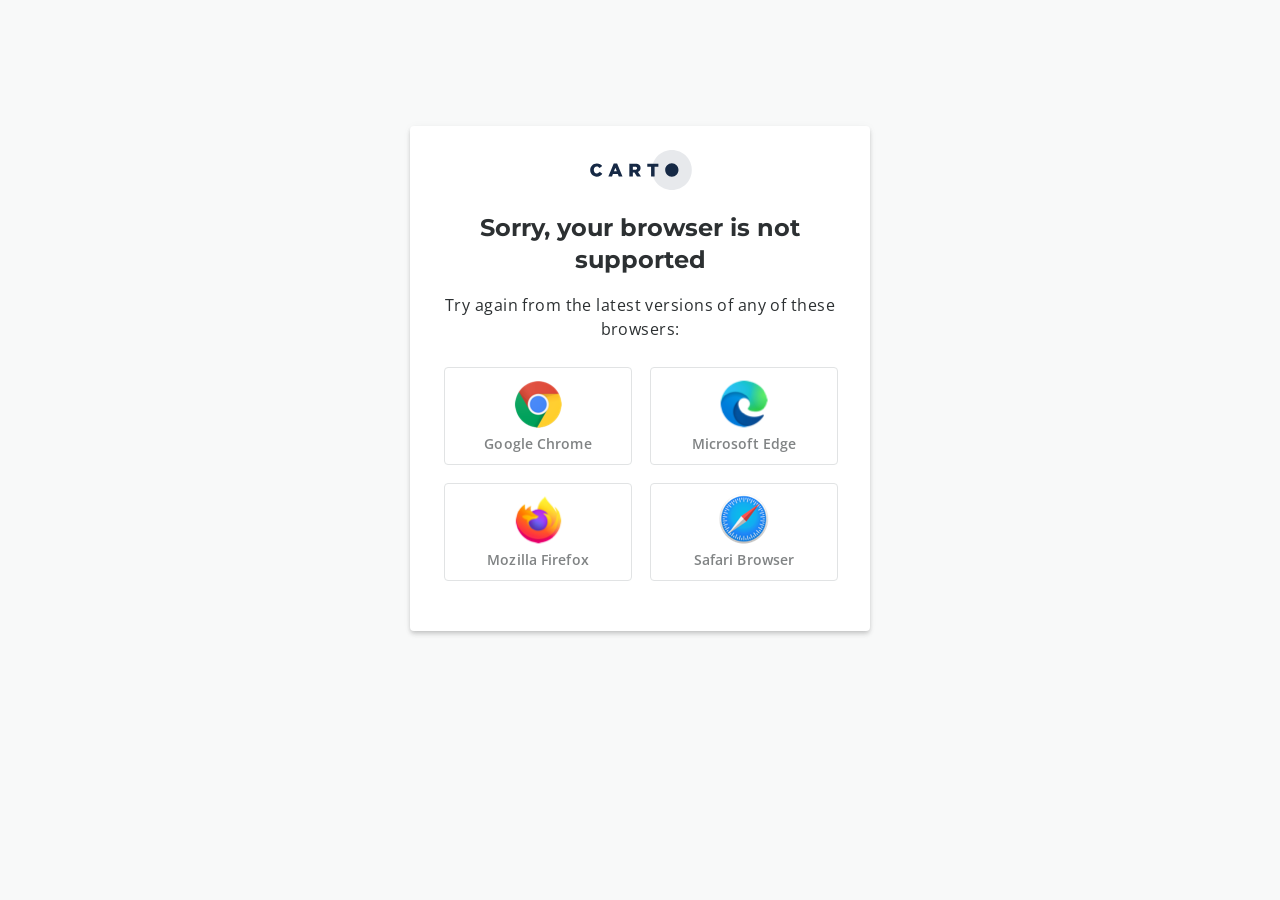
<file: notsupported.html>
<!DOCTYPE html>
<html lang="en">
  <head>
    <meta charset="utf-8" />
    <meta name="viewport" content="width=device-width, initial-scale=1" />
    <meta
      name="description"
      content="CARTO for React - Sample Location Intelligence Application"
    />

    <link
      rel="apple-touch-icon"
      sizes="180x180"
      href="%PUBLIC_URL%/favicon/apple-touch-icon.png"
    />
    <link
      rel="icon"
      type="image/png"
      sizes="32x32"
      href="%PUBLIC_URL%/favicon/favicon-32x32.png"
    />
    <link
      rel="icon"
      type="image/png"
      sizes="16x16"
      href="%PUBLIC_URL%/favicon/favicon-16x16.png"
    />
    <link rel="shortcut icon" href="%PUBLIC_URL%/favicon/favicon.ico" />
    <meta name="msapplication-TileColor" content="#ffffff" />
    <meta name="msapplication-config" content="%PUBLIC_URL%/favicon/browserconfig.xml" />
    <meta name="theme-color" content="#ffffff" />
    <link rel="manifest" href="%PUBLIC_URL%/favicon/manifest.json" />

    <link
      href="https://fonts.googleapis.com/css2?family=Open+Sans:ital,wght@0,400;0,600;1,400;1,600&display=swap"
      rel="stylesheet"
    />
    <link
      href="https://fonts.googleapis.com/css2?family=Montserrat:ital,wght@0,300;0,400;0,500;0,600;1,300;1,400;1,500;1,600&display=swap"
      rel="stylesheet"
    />

    <title>CARTO for React App</title>
    <style>
      body {
        font-family: 'Open Sans', sans-serif;
        font-size: 16px;
        line-height: 24px;
        background-color: #f8f9f9;
        color: #2c3032;
      }
      .wrapper {
        width: 412px;
        padding: 24px 24px 40px;
        border-radius: 4px;
        margin: 10% auto 0;
        text-align: center;
        background-color: #fff;
        box-shadow: 0px 2px 4px -1px rgba(0, 0, 0, 0.16),
          0px 4px 5px 0px rgba(0, 0, 0, 0.08), 0px 1px 10px 0px rgba(0, 0, 0, 0.04);
      }
      h1 {
        font-family: 'Montserrat', sans-serif;
        font-size: 24px;
        line-height: 32px;
      }
      p {
        letter-spacing: 0.44px;
      }
      table td {
        padding: 8px;
      }
      table td a {
        display: block;
        width: 170px;
        padding: 8px;
        border: 1px solid #e1e3e4;
        border-radius: 4px;
        text-align: center;
        color: rgba(44, 48, 50, 0.6);
        font-size: 14px;
        letter-spacing: 0.1px;
        font-weight: 600;
        text-decoration: none;
      }
      table td img {
        display: block;
        height: 56px;
        margin: 0 auto;
      }
    </style>
  </head>
  <body>
    <div class="wrapper">
      <img src="/img/logo-primary.svg" alt="CARTO" />
      <h1>Sorry, your browser is not supported</h1>
      <p>Try again from the latest versions of any of these browsers:</p>
      <table>
        <tr>
          <td>
            <a href="https://www.google.com/chrome/" target="_blank">
              <img
                src="/browsers/chrome.png"
                srcset="/browsers/chrome@2x.png 2x, /browsers/chrome@3x.png 3x"
              />
              Google Chrome
            </a>
          </td>
          <td>
            <a href="https://www.microsoft.com/edge" target="_blank">
              <img
                src="/browsers/edge.png"
                srcset="/browsers/edge@2x.png 2x, /browsers/edge@3x.png 3x"
              />
              Microsoft Edge
            </a>
          </td>
        </tr>
        <tr>
          <td>
            <a href="https://www.mozilla.org/firefox/new/" target="_blank">
              <img
                src="/browsers/firefox.png"
                srcset="/browsers/firefox@2x.png 2x, /browsers/firefox@3x.png 3x"
              />
              Mozilla Firefox
            </a>
          </td>
          <td>
            <a href="https://www.apple.com/safari/" target="_blank">
              <img
                src="/browsers/safari.png"
                srcset="/browsers/safari@2x.png 2x, /browsers/safari@3x.png 3x"
              />
              Safari Browser
            </a>
          </td>
        </tr>
      </table>
    </div>
  </body>
</html>
</file>
<file: css/styles.css>
:root {
  --paper: #F3F6F5;
  --ink: #16282B;
  --muted: #56696C;
  --teal: #3B8B90;
  --teal-deep: #24585C;
  --rule: #D3DFDE;
  --contour: #3B8B90;
  --contour-op: .32;
  --sans: "Archivo", "Helvetica Neue", Arial, sans-serif;
  --mono: "IBM Plex Mono", ui-monospace, "SFMono-Regular", Menlo, monospace;
  --measure: 62ch;
  --gutter: clamp(1.25rem, 5vw, 4rem);
  --bar-h: 4.75rem;
  color-scheme: light dark;
}
@media (prefers-color-scheme: dark) {
  :root {
    --paper: #0E1B1D;
    --ink: #E4EEEC;
    --muted: #9AB0B0;
    --teal: #6CC0C3;
    --teal-deep: #9AD7D9;
    --rule: #24393B;
    --contour: #6CC0C3;
    --contour-op: .22;
  }
}

*, *::before, *::after { box-sizing: border-box; }
html { scroll-behavior: smooth; scroll-padding-top: calc(var(--bar-h) + 1rem); }
body {
  margin: 0;
  background: var(--paper);
  color: var(--ink);
  font: 400 1.0625rem/1.6 var(--sans);
  -webkit-font-smoothing: antialiased;
}
a { color: var(--teal-deep); text-underline-offset: .2em; text-decoration-thickness: 1px; }
a:hover { text-decoration-thickness: 2px; }
:focus-visible { outline: 2px solid var(--teal); outline-offset: 3px; border-radius: 2px; }

.skip { position: absolute; left: -999px; top: .5rem; background: var(--ink); color: var(--paper); padding: .5rem .75rem; z-index: 30; }
.skip:focus { left: .5rem; }

/* ---------- Hero ---------- */
.hero {
  position: relative;
  min-height: 100svh;
  display: grid;
  grid-template-rows: 1fr;
  padding-top: var(--bar-h);
  overflow: hidden;
  isolation: isolate;
  border-bottom: 1px solid var(--rule);
}
.topo {
  position: absolute; inset: 0;
  width: 100%; height: 100%;
  z-index: -1;
  /* quieten the lines where the text sits */
  -webkit-mask-image: linear-gradient(100deg, rgba(0,0,0,.3) 0%, rgba(0,0,0,.45) 30%, #000 62%);
          mask-image: linear-gradient(100deg, rgba(0,0,0,.3) 0%, rgba(0,0,0,.45) 30%, #000 62%);
}
.topo .c {
  fill: none;
  stroke: var(--contour);
  stroke-opacity: var(--contour-op);
  stroke-width: .9;
  stroke-linejoin: round;
  vector-effect: non-scaling-stroke;
}
/* every fifth line is an index contour, thicker, as on a real topographic map */
.topo .c.i { stroke-width: 1.8; stroke-opacity: calc(var(--contour-op) + .18); }

/* the single orchestrated moment: the contours survey themselves in */
@media (prefers-reduced-motion: no-preference) {
  .topo .c {
    stroke-dasharray: 1;
    stroke-dashoffset: 1;
    animation: survey 2.6s cubic-bezier(.3,.1,.2,1) forwards;
  }
  .topo .c:nth-child(3n+1) { animation-delay: .15s; }
  .topo .c:nth-child(3n+2) { animation-delay: .35s; }
  .topo .c.i { animation-duration: 3.2s; }
}
@keyframes survey { to { stroke-dashoffset: 0; } }

/* ---------- Navigation bar ---------- */
/* Fixed so it stays available while reading; transparent over the hero so the
   contours run underneath, and it takes the paper colour once the page scrolls. */
.bar {
  position: fixed; top: 0; left: 0; right: 0; z-index: 20;
  height: var(--bar-h);
  display: flex; align-items: center; gap: 1.5rem;
  padding: 0 var(--gutter);
  border-bottom: 1px solid transparent;
  transition: background-color .2s, border-color .2s;
}
.bar.scrolled, .bar.open {
  background: color-mix(in srgb, var(--paper) 88%, transparent);
  -webkit-backdrop-filter: blur(10px);
          backdrop-filter: blur(10px);
  border-bottom-color: var(--rule);
}
.mark {
  display: inline-flex; align-items: center; gap: .7rem;
  text-decoration: none; color: var(--ink);
}
.mark-icon { width: 2.5rem; height: 2.5rem; flex: none; display: block; }
/* the name joins the contour mark once the large heading has scrolled away */
.mark-name {
  font-weight: 700; font-stretch: 118%; letter-spacing: -.01em; white-space: nowrap;
  opacity: 0; transform: translateX(-.4rem); pointer-events: none;
  transition: opacity .25s, transform .25s;
}
.bar.show-name .mark-name { opacity: 1; transform: none; }
.links { display: flex; gap: 1.35rem; list-style: none; margin: 0 0 0 auto; padding: 0; }
.links a { color: var(--ink); text-decoration: none; font-weight: 500; padding: .35rem 0; border-bottom: 2px solid transparent; }
.links a:hover { color: var(--teal-deep); }
.links a[aria-current] { color: var(--teal-deep); border-bottom-color: var(--teal); }

.menu-toggle {
  display: none;
  width: 2.75rem; height: 2.75rem; margin-right: -.6rem;
  align-items: center; justify-content: center;
  background: none; border: 0; border-radius: 999px; color: var(--ink); cursor: pointer;
}
.menu-icon { display: grid; gap: 5px; width: 1.375rem; }
.menu-icon span {
  display: block; height: 2px; border-radius: 2px; background: currentColor;
  transition: transform .2s, opacity .2s;
}
.bar.open .menu-icon span:nth-child(1) { transform: translateY(7px) rotate(45deg); }
.bar.open .menu-icon span:nth-child(2) { opacity: 0; }
.bar.open .menu-icon span:nth-child(3) { transform: translateY(-7px) rotate(-45deg); }
.visually-hidden {
  position: absolute; width: 1px; height: 1px; overflow: hidden;
  clip: rect(0 0 0 0); clip-path: inset(50%); white-space: nowrap;
}

.lang {
  display: flex; border: 1px solid var(--rule); border-radius: 999px; padding: 2px;
  background: color-mix(in srgb, var(--paper) 80%, transparent);
}
.lang button {
  font: 600 .8125rem/1 var(--sans); color: var(--muted);
  background: none; border: 0; border-radius: 999px; padding: .45rem .7rem; cursor: pointer;
}
.lang button[aria-pressed="true"] { background: var(--ink); color: var(--paper); }

.hero-text {
  align-self: end;
  padding: 0 var(--gutter) clamp(3rem, 10vh, 7rem);
  max-width: 60rem;
}
.coords {
  font: 500 .875rem/1 var(--mono);
  color: var(--teal-deep);
  margin: 0 0 1.25rem;
  font-variant-numeric: tabular-nums;
}
h1 {
  margin: 0;
  font-weight: 750;
  font-stretch: 125%;
  font-size: clamp(3.2rem, 11vw, 8.5rem);
  line-height: .88;
  letter-spacing: -.035em;
}
.role {
  margin: 1.5rem 0 0;
  font-size: clamp(1.25rem, 2.4vw, 1.75rem);
  font-weight: 500;
  font-stretch: 112%;
}
.lede {
  margin: .75rem 0 0;
  max-width: 34ch;
  font-size: clamp(1.0625rem, 1.6vw, 1.25rem);
  color: var(--muted);
}
.actions { display: flex; flex-wrap: wrap; gap: .75rem; margin-top: 2rem; }
.btn {
  display: inline-flex; align-items: center;
  font: 600 1rem/1 var(--sans);
  padding: .85rem 1.25rem;
  border-radius: 999px;
  border: 1.5px solid var(--ink);
  color: var(--ink); background: transparent;
  text-decoration: none; cursor: pointer;
  transition: background-color .15s, color .15s;
}
.btn:hover { background: var(--ink); color: var(--paper); }
.btn.primary { background: var(--teal-deep); border-color: var(--teal-deep); color: #fff; }
.btn.primary:hover { background: var(--ink); border-color: var(--ink); color: var(--paper); }
@media (prefers-color-scheme: dark) { .btn.primary { color: var(--paper); } }
.btn.small { padding: .55rem .9rem; font-size: .9rem; }

/* ---------- Sections ---------- */
main { padding: 0 var(--gutter); }
.block {
  display: grid;
  grid-template-columns: minmax(10rem, 16rem) minmax(0, 1fr);
  gap: 1rem 3rem;
  max-width: 72rem;
  margin: 0 auto;
  padding: clamp(3.5rem, 9vw, 6.5rem) 0;
  border-bottom: 1px solid var(--rule);
}
.block:last-child { border-bottom: 0; }
.block > :not(h2) { grid-column: 2; }
h2 {
  margin: 0;
  font-size: 1.5rem; font-weight: 700; font-stretch: 118%;
  letter-spacing: -.01em;
  line-height: 1.2;
}
.prose { max-width: var(--measure); margin: 0; }
.prose p { margin: 0 0 1em; }
.prose p:last-child { margin-bottom: 0; }

/* Timeline: a real sequence, drawn like a survey traverse */
.timeline { list-style: none; margin: 0; padding: 0; position: relative; }
.timeline::before {
  content: ""; position: absolute; left: 8.5rem; top: .55rem; bottom: .55rem;
  border-left: 1.5px dashed var(--rule);
}
.timeline > li {
  display: grid; grid-template-columns: 7.5rem 1fr; gap: 2.25rem;
  position: relative; padding-bottom: 2.5rem;
}
.timeline > li:last-child { padding-bottom: 0; }
.timeline > li::before {
  content: ""; position: absolute; left: calc(8.5rem - 5px); top: .45rem;
  width: 11px; height: 11px; border-radius: 50%;
  background: var(--paper); border: 2px solid var(--teal);
}
.timeline > li.now::before { background: var(--teal); box-shadow: 0 0 0 5px color-mix(in srgb, var(--teal) 22%, transparent); }
/* education marked as survey benchmarks (diamonds) */
.timeline > li.edu::before { border-radius: 0; transform: rotate(45deg); width: 10px; height: 10px; left: calc(8.5rem - 4.5px); }
.when { margin: .1rem 0 0; white-space: nowrap; font: 500 .875rem/1.5 var(--mono); color: var(--muted); font-variant-numeric: tabular-nums; }
.timeline h3 { margin: 0; font-size: 1.1875rem; font-weight: 650; line-height: 1.3; }
.what { margin: .15rem 0 .5rem; color: var(--teal-deep); font-weight: 500; }
.desc { margin: 0; max-width: var(--measure); color: var(--muted); }
.edu .what { margin-bottom: 0; color: var(--muted); }

.skills { margin: 0; display: grid; grid-template-columns: repeat(2, minmax(0, 1fr)); gap: 2rem 3rem; }
.skills dt { font-weight: 650; margin-bottom: .35rem; }
.skills dd { margin: 0; color: var(--muted); max-width: 36ch; }

.email-row { display: flex; flex-wrap: wrap; align-items: center; gap: .75rem 1.25rem; margin-top: .5rem; }
.email {
  font-size: clamp(1.4rem, 3.6vw, 2.25rem); font-weight: 650; font-stretch: 112%;
  letter-spacing: -.01em; color: var(--ink); text-decoration-color: var(--teal);
  overflow-wrap: anywhere;
}
.toast { font-size: .9rem; color: var(--teal-deep); min-height: 1.2em; }
.social { list-style: none; padding: 0; margin: 1.25rem 0 0; display: flex; flex-wrap: wrap; gap: .5rem 1.75rem; font-weight: 500; }

.foot {
  display: flex; justify-content: space-between; flex-wrap: wrap; gap: .5rem;
  padding: 2rem var(--gutter);
  color: var(--muted); font-size: .875rem;
  border-top: 1px solid var(--rule);
}
.foot p { margin: 0; }
.foot .coords { color: var(--muted); }

/* ---------- Small screens ---------- */
/* Three-line menu below 1000px, where the five links no longer fit beside the name */
@media (max-width: 1000px) {
  .lang { margin-left: auto; }
  .menu-toggle { display: inline-flex; }
  .links {
    position: absolute; top: 100%; left: 0; right: 0;
    flex-direction: column; gap: 0; margin: 0;
    padding: .5rem var(--gutter) 1.5rem;
    background: var(--paper);
    border-bottom: 1px solid var(--rule);
    box-shadow: 0 1.5rem 2rem -1.5rem color-mix(in srgb, var(--ink) 25%, transparent);
    visibility: hidden; opacity: 0; transform: translateY(-.5rem);
    transition: opacity .2s, transform .2s, visibility 0s .2s;
  }
  .bar.open .links { visibility: visible; opacity: 1; transform: none; transition: opacity .2s, transform .2s; }
  .links li + li { border-top: 1px solid var(--rule); }
  .links a {
    display: block; padding: .9rem 0; border-bottom: 0;
    font-size: 1.375rem; font-weight: 650; font-stretch: 118%; letter-spacing: -.01em;
  }
  .links a[aria-current] { color: var(--teal-deep); }
}
@media (max-width: 760px) {
  .block { grid-template-columns: 1fr; gap: 1.5rem; }
  .block > :not(h2) { grid-column: 1; }
  .skills { grid-template-columns: 1fr; }
  .topo {
    -webkit-mask-image: linear-gradient(to bottom, #000 35%, rgba(0,0,0,.35) 75%);
            mask-image: linear-gradient(to bottom, #000 35%, rgba(0,0,0,.35) 75%);
  }
  .timeline::before { left: 5px; }
  .timeline > li { grid-template-columns: 1fr; gap: .25rem; padding-left: 2rem; }
  .timeline > li::before { left: 0; }
  .timeline > li.edu::before { left: .5px; }
}
@media (max-width: 420px) {
  .bar { gap: .75rem; }
  .mark-name { font-size: .9375rem; }
}
@media (prefers-reduced-motion: reduce) {
  html { scroll-behavior: auto; }
  .bar, .mark-name, .links, .menu-icon span { transition: none !important; }
}

/* CARTO role progression inside the timeline */
.roles { list-style: none; margin: .25rem 0 .75rem; padding: 0; display: grid; gap: .2rem; }
.roles li { display: flex; flex-wrap: wrap; justify-content: space-between; gap: 0 1rem; max-width: var(--measure); color: var(--teal-deep); font-weight: 500; }
.roles li:first-child { color: var(--ink); font-weight: 650; }
.rwhen { font: 400 .8125rem/1.7 var(--mono); color: var(--muted); font-variant-numeric: tabular-nums; }
.subhead { margin: 3rem 0 .75rem; font-size: 1.1875rem; font-weight: 650; }
.certs { margin: 0; padding-left: 1.1rem; color: var(--muted); max-width: var(--measure); }
.certs li { margin: .3rem 0; }
.certs li::marker { color: var(--teal); }
.timeline > li > div > h3 + .desc { margin-top: .35rem; }
</file>
